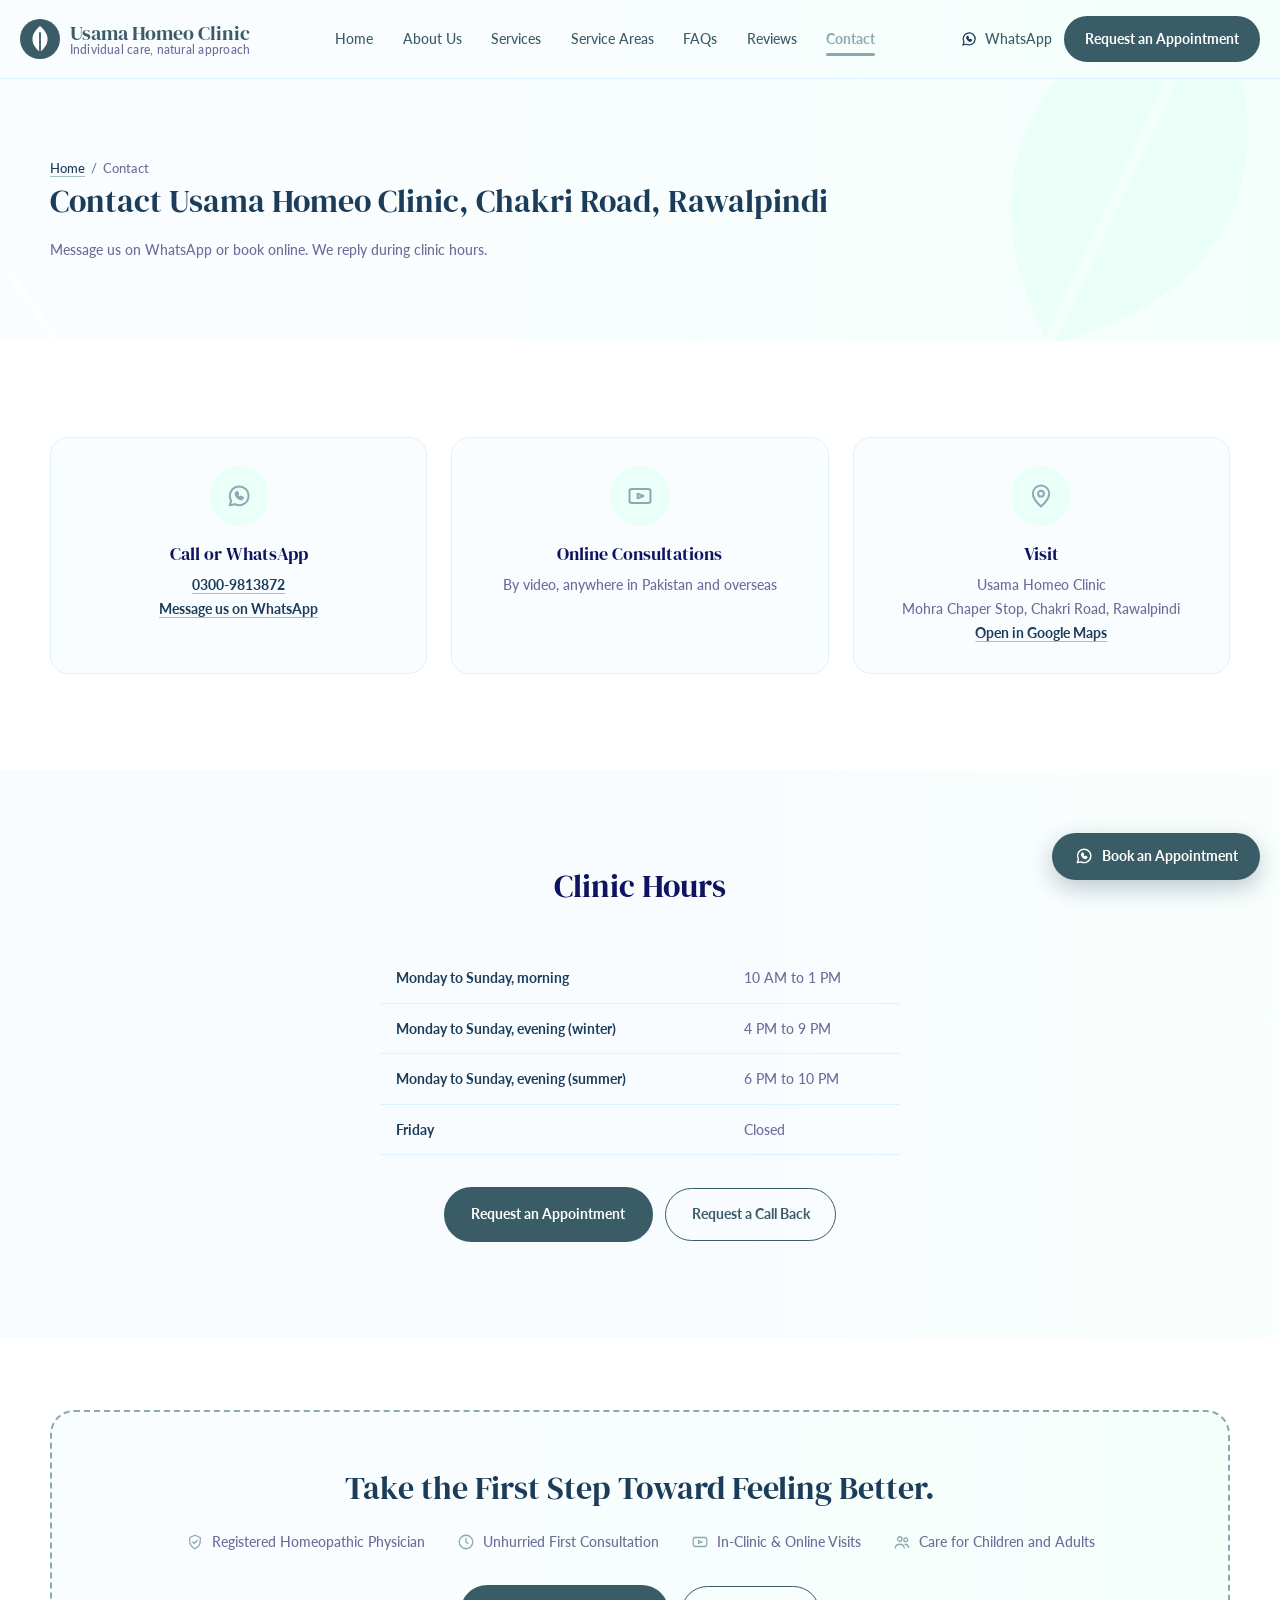
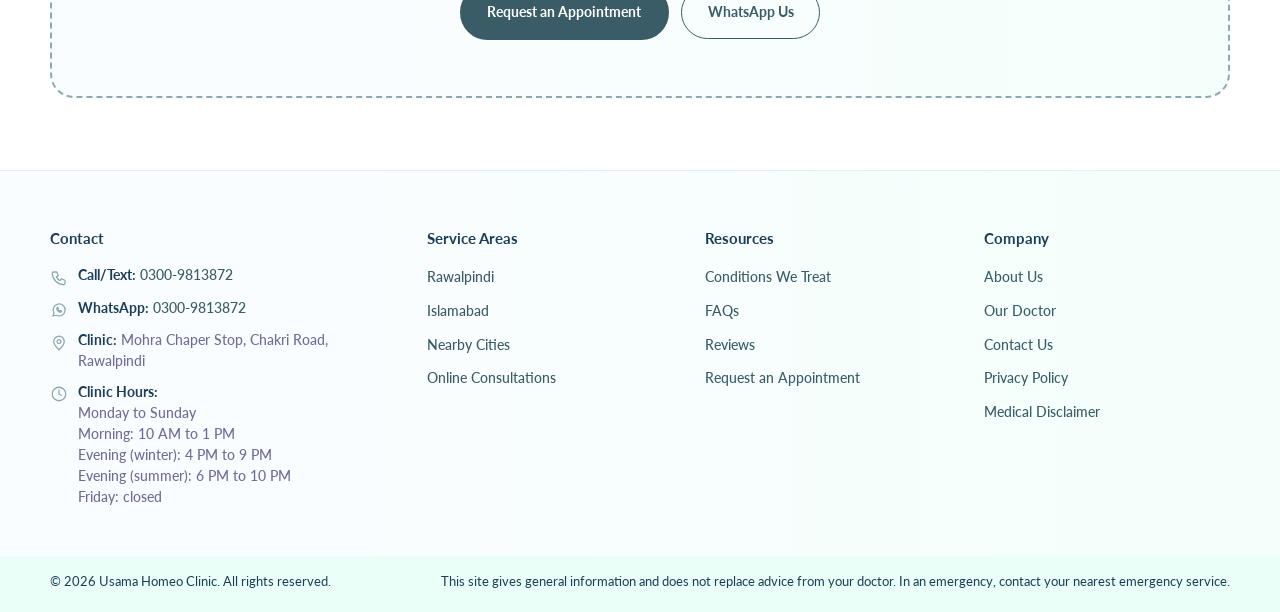
<file: contact.html>
<!DOCTYPE html>
<html lang="en">
<head>
<meta charset="utf-8">
<!-- Google tag -->
<script async src="https://www.googletagmanager.com/gtm.js?id=GTM-WRQ9DH67"></script>
<script>
  window.dataLayer = window.dataLayer || [];
  function gtag(){dataLayer.push(arguments);}
  gtag('js', new Date());
</script>
<meta name="viewport" content="width=device-width, initial-scale=1">
<title>Contact Usama Homeo Clinic | Chakri Road, Rawalpindi</title>
<meta name="description" content="Call or WhatsApp 0300-9813872 to book at Usama Homeo Clinic, Mohra Chaper Stop, Chakri Road, Rawalpindi. Clinic hours, map and online visits.">
<link rel="canonical" href="https://usama-homeoclinic.pages.dev/contact">
<meta property="og:url" content="https://usama-homeoclinic.pages.dev/contact">
<meta property="og:site_name" content="Usama Homeo Clinic">
<meta property="og:type" content="website">
<meta property="og:title" content="Contact Usama Homeo Clinic | Chakri Road, Rawalpindi">
<meta property="og:description" content="Call or WhatsApp 0300-9813872 to book at Usama Homeo Clinic, Mohra Chaper Stop, Chakri Road, Rawalpindi. Clinic hours, map and online visits.">
<meta property="og:image" content="https://usama-homeoclinic.pages.dev/assets/images/og-contact.jpg">
<meta property="og:image:width" content="1200">
<meta property="og:image:height" content="630">
<meta property="og:image:alt" content="Usama Homeo Clinic, Rawalpindi: homeopathic care">
<meta name="twitter:card" content="summary_large_image">
<meta name="twitter:image" content="https://usama-homeoclinic.pages.dev/assets/images/og-contact.jpg">
<link rel="icon" href="/favicon.ico" sizes="48x48">
<link rel="icon" href="/favicon.svg" type="image/svg+xml" sizes="any">
<link rel="preconnect" href="https://fonts.googleapis.com">
<link rel="preconnect" href="https://fonts.gstatic.com" crossorigin>
<link href="https://fonts.googleapis.com/css2?family=DM+Serif+Display&family=Lato:wght@400;700;900&display=swap" rel="stylesheet">
<link rel="stylesheet" href="assets/css/style.css">
<script type="application/ld+json">{"@context":"https://schema.org","@type":["MedicalBusiness","LocalBusiness"],"@id":"https://usama-homeoclinic.pages.dev/#clinic","name":"Usama Homeo Clinic","description":"Contact and location of Usama Homeo Clinic, a homeopathic clinic in Rawalpindi with in-clinic and online consultations across Pakistan.","url":"https://usama-homeoclinic.pages.dev/contact","telephone":"+923009813872","medicalSpecialty":"Homeopathy","image":"https://usama-homeoclinic.pages.dev/assets/images/remedies-bottles.jpg","address":{"@type":"PostalAddress","streetAddress":"Mohra Chaper Stop, Chakri Road","addressLocality":"Rawalpindi","addressRegion":"Punjab","addressCountry":"PK"},"areaServed":["Rawalpindi","Islamabad","Pakistan"],"openingHoursSpecification":[{"@type":"OpeningHoursSpecification","name":"Morning: 10 AM to 1 PM","dayOfWeek":["Saturday","Sunday","Monday","Tuesday","Wednesday","Thursday"],"opens":"10:00","closes":"13:00"},{"@type":"OpeningHoursSpecification","name":"Evening (winter): 4 PM to 9 PM","dayOfWeek":["Saturday","Sunday","Monday","Tuesday","Wednesday","Thursday"],"opens":"16:00","closes":"21:00"},{"@type":"OpeningHoursSpecification","name":"Evening (summer): 6 PM to 10 PM","dayOfWeek":["Saturday","Sunday","Monday","Tuesday","Wednesday","Thursday"],"opens":"18:00","closes":"22:00"}],"hasMap":"https://www.google.com/maps/search/?api=1&query=Mohra+Chaper+Stop+Chakri+Road+Rawalpindi","sameAs":["https://wa.me/923009813872","https://www.google.com/maps/search/?api=1&query=Mohra+Chaper+Stop+Chakri+Road+Rawalpindi"],"priceRange":"Rs. 1,000"}</script>
<script type="application/ld+json">{"@context":"https://schema.org","@type":"BreadcrumbList","itemListElement":[{"@type":"ListItem","position":1,"name":"Home","item":"https://usama-homeoclinic.pages.dev/"},{"@type":"ListItem","position":2,"name":"Contact","item":"https://usama-homeoclinic.pages.dev/contact"}]}</script>
</head>
<body>

<svg width="0" height="0" style="position:absolute" aria-hidden="true" focusable="false">
  <defs>
    <symbol id="leaf" viewBox="0 0 100 100">
      <path d="M50 96C18 72 12 34 50 4c38 30 32 68 0 92Z" fill="currentColor"/>
      <path d="M50 96V22" stroke="#fff" stroke-opacity="0.45" stroke-width="2.5" stroke-linecap="round" fill="none"/>
    </symbol>
  </defs>
</svg>


<header class="site-header">
  <div class="wrap header-row">
    <a class="brand" href="/" aria-label="Usama Homeo Clinic, home">
      <svg class="brand-mark" viewBox="0 0 40 40" aria-hidden="true"><circle cx="20" cy="20" r="20" fill="#3A5C66"/><path d="M20 33C11 26 9 16 20 7c11 9 9 19 0 26Z" fill="#fff"/><path d="M20 33V14" stroke="#3A5C66" stroke-width="1.8" stroke-linecap="round"/></svg>
      <span>Usama Homeo Clinic<small>Individual care, natural approach</small></span>
    </a>

    <nav class="nav" id="nav" aria-label="Main">
      <ul class="menu">
        <li><a href="/">Home</a></li>
        <li><a href="/about">About Us</a></li>
        <li><a href="/services">Services</a></li>
        <li><a href="/service-areas">Service Areas</a></li>
        <li><a href="/faqs">FAQs</a></li>
        <li><a href="/reviews">Reviews</a></li>
        <li><a href="/contact" aria-current="page">Contact</a></li>
      </ul>
    </nav>

    <div class="header-actions">
      <a class="header-phone" href="https://wa.me/923009813872?text=Hello%20Usama%20Homeo%20Clinic%2C%20I%20would%20like%20to%20book%20an%20appointment." rel="noopener"><svg viewBox="0 0 24 24" fill="none" stroke="currentColor" stroke-width="1.7" stroke-linecap="round" stroke-linejoin="round" aria-hidden="true"><path d="M4 20l1.3-4A8 8 0 1 1 8.5 19L4 20z"/><path d="M9 10c.5 2.5 2.5 4.5 5 5l1.5-1.5-2-1-1 .8c-.8-.4-1.6-1.2-2-2l.8-1-1-2z"/></svg>WhatsApp</a>
      <a class="btn btn--gold btn-long" href="/request-an-appointment">Request an Appointment</a>
      <a class="btn btn--gold btn-short" href="/request-an-appointment">Book</a>
      <button class="menu-toggle" id="menu-toggle" type="button" aria-expanded="false" aria-controls="nav">Menu</button>
    </div>
  </div>
</header>

<main id="top">

  <section class="page-hero">
    <svg class="banner-leaf l1" aria-hidden="true"><use href="#leaf"/></svg><svg class="banner-leaf l2" aria-hidden="true"><use href="#leaf"/></svg>
    <div class="wrap">
      <p class="crumbs"><a href="/">Home</a> &nbsp;/&nbsp; Contact</p>
      <h1>Contact Usama Homeo Clinic, Chakri Road, Rawalpindi</h1>
      <p>Message us on WhatsApp or book online. We reply during clinic hours.</p>
    </div>
  </section>

  <section class="section">
    <div class="wrap">
      <div class="contact-grid">
        <article class="contact-card"><div class="ico"><svg viewBox="0 0 24 24" fill="none" stroke="currentColor" stroke-width="1.7" stroke-linecap="round" stroke-linejoin="round" aria-hidden="true"><path d="M4 20l1.3-4A8 8 0 1 1 8.5 19L4 20z"/><path d="M9 10c.5 2.5 2.5 4.5 5 5l1.5-1.5-2-1-1 .8c-.8-.4-1.6-1.2-2-2l.8-1-1-2z"/></svg></div><h3>Call or WhatsApp</h3><p><a href="tel:+923009813872">0300-9813872</a><br><a href="https://wa.me/923009813872?text=Hello%20Usama%20Homeo%20Clinic%2C%20I%20would%20like%20to%20book%20an%20appointment." rel="noopener">Message us on WhatsApp</a></p></article>
        <article class="contact-card"><div class="ico"><svg viewBox="0 0 24 24" fill="none" stroke="currentColor" stroke-width="1.7" stroke-linecap="round" stroke-linejoin="round" aria-hidden="true"><rect x="3" y="6" width="18" height="12" rx="2"/><path d="M10 10l5 2-5 2z"/></svg></div><h3>Online Consultations</h3><p>By video, anywhere in Pakistan and overseas</p></article>
        <article class="contact-card"><div class="ico"><svg viewBox="0 0 24 24" fill="none" stroke="currentColor" stroke-width="1.7" stroke-linecap="round" stroke-linejoin="round" aria-hidden="true"><path d="M12 21s-7-6.5-7-11a7 7 0 0 1 14 0c0 4.5-7 11-7 11z"/><circle cx="12" cy="10" r="2.5"/></svg></div><h3>Visit</h3><p>Usama Homeo Clinic<br>Mohra Chaper Stop, Chakri Road, Rawalpindi<br><a href="https://www.google.com/maps/search/?api=1&query=Mohra+Chaper+Stop+Chakri+Road+Rawalpindi" rel="noopener">Open in Google Maps</a></p></article>
      </div>
    </div>
  </section>

  <section class="section section--soft">
    <div class="wrap">
      <div class="section-head"><h2>Clinic Hours</h2></div>
      <table class="hours">
        <tbody>
          <tr><th scope="row">Monday to Sunday, morning</th><td>10 AM to 1 PM</td></tr>
          <tr><th scope="row">Monday to Sunday, evening (winter)</th><td>4 PM to 9 PM</td></tr>
          <tr><th scope="row">Monday to Sunday, evening (summer)</th><td>6 PM to 10 PM</td></tr>
          <tr><th scope="row">Friday</th><td>Closed</td></tr>
        </tbody>
      </table>
      <div class="btn-row pair center mt"><a class="btn btn--gold" href="/request-an-appointment"><span class="lb-l">Request an Appointment</span><span class="lb-s">Book Appointment</span></a><a class="btn btn--outline" href="/request-an-appointment#callback"><span class="lb-l">Request a Call Back</span><span class="lb-s">Call Back</span></a></div>
    </div>
  </section>

  <section class="cta">
    <svg class="banner-leaf l1" aria-hidden="true"><use href="#leaf"/></svg>
    <div class="wrap">
      <h2>Take the First Step Toward Feeling Better.</h2>
      <div class="cta-features">
        <p><svg viewBox="0 0 24 24" fill="none" stroke="currentColor" stroke-width="1.7" stroke-linecap="round" stroke-linejoin="round" aria-hidden="true"><path d="M12 3l7 3v5c0 5-3 8-7 10-4-2-7-5-7-10V6l7-3z"/><path d="M9 12l2 2 4-4"/></svg>Registered Homeopathic Physician</p>
        <p><svg viewBox="0 0 24 24" fill="none" stroke="currentColor" stroke-width="1.7" stroke-linecap="round" stroke-linejoin="round" aria-hidden="true"><circle cx="12" cy="12" r="9"/><path d="M12 7v5l3 2"/></svg>Unhurried First Consultation</p>
        <p><svg viewBox="0 0 24 24" fill="none" stroke="currentColor" stroke-width="1.7" stroke-linecap="round" stroke-linejoin="round" aria-hidden="true"><rect x="3" y="6" width="18" height="12" rx="2"/><path d="M10 10l5 2-5 2z"/></svg>In-Clinic &amp; Online Visits</p>
        <p><svg viewBox="0 0 24 24" fill="none" stroke="currentColor" stroke-width="1.7" stroke-linecap="round" stroke-linejoin="round" aria-hidden="true"><circle cx="9" cy="8" r="3"/><circle cx="17" cy="9" r="2.5"/><path d="M3 20c.5-3.5 3-5 6-5s5.5 1.5 6 5"/><path d="M16 15c2.5 0 4 1.2 5 4"/></svg>Care for Children and Adults</p>
      </div>
      <div class="btn-row pair center">
        <a class="btn btn--gold" href="/request-an-appointment"><span class="lb-l">Request an Appointment</span><span class="lb-s">Book Appointment</span></a>
        <a class="btn btn--light" href="https://wa.me/923009813872?text=Hello%20Usama%20Homeo%20Clinic%2C%20I%20would%20like%20to%20book%20an%20appointment." rel="noopener"><span class="lb-l">WhatsApp Us</span><span class="lb-s">WhatsApp</span></a>
      </div>
    </div>
  </section>
</main>

<footer class="site-footer">
  <div class="wrap">
    <div class="footer-row">
      <div class="foot-contact">
        <span class="foot-head">Contact</span>
        <p><svg viewBox="0 0 24 24" fill="none" stroke="currentColor" stroke-width="1.7" stroke-linecap="round" stroke-linejoin="round" aria-hidden="true"><path d="M5 4h4l2 5-2.5 1.5a11 11 0 0 0 5 5L15 13l5 2v4a2 2 0 0 1-2 2A16 16 0 0 1 3 6a2 2 0 0 1 2-2z"/></svg><span><strong>Call/Text:</strong> <a href="tel:+923009813872">0300-9813872</a></span></p>
        <p><svg viewBox="0 0 24 24" fill="none" stroke="currentColor" stroke-width="1.7" stroke-linecap="round" stroke-linejoin="round" aria-hidden="true"><path d="M4 20l1.3-4A8 8 0 1 1 8.5 19L4 20z"/><path d="M9 10c.5 2.5 2.5 4.5 5 5l1.5-1.5-2-1-1 .8c-.8-.4-1.6-1.2-2-2l.8-1-1-2z"/></svg><span><strong>WhatsApp:</strong> <a href="https://wa.me/923009813872" rel="noopener">0300-9813872</a></span></p>
        <p><svg viewBox="0 0 24 24" fill="none" stroke="currentColor" stroke-width="1.7" stroke-linecap="round" stroke-linejoin="round" aria-hidden="true"><path d="M12 21s-7-6.5-7-11a7 7 0 0 1 14 0c0 4.5-7 11-7 11z"/><circle cx="12" cy="10" r="2.5"/></svg><span><strong>Clinic:</strong> Mohra Chaper Stop, Chakri Road, Rawalpindi</span></p>
        <p><svg viewBox="0 0 24 24" fill="none" stroke="currentColor" stroke-width="1.7" stroke-linecap="round" stroke-linejoin="round" aria-hidden="true"><circle cx="12" cy="12" r="9"/><path d="M12 7v5l3 2"/></svg><span><strong>Clinic Hours:</strong><br>Monday to Sunday<br>Morning: 10 AM to 1 PM<br>Evening (winter): 4 PM to 9 PM<br>Evening (summer): 6 PM to 10 PM<br>Friday: closed</span></p>
      </div>
      <div>
        <span class="foot-head">Service Areas</span>
        <ul class="foot-links">
          <li><a href="/service-areas#rawalpindi">Rawalpindi</a></li>
          <li><a href="/service-areas#islamabad">Islamabad</a></li>
          <li><a href="/service-areas#nearby">Nearby Cities</a></li>
          <li><a href="/service-areas#online">Online Consultations</a></li>
        </ul>
      </div>
      <div>
        <span class="foot-head">Resources</span>
        <ul class="foot-links">
          <li><a href="/services">Conditions We Treat</a></li>
          <li><a href="/faqs">FAQs</a></li>
          <li><a href="/reviews">Reviews</a></li>
          <li><a href="/request-an-appointment">Request an Appointment</a></li>
        </ul>
      </div>
      <div>
        <span class="foot-head">Company</span>
        <ul class="foot-links">
          <li><a href="/about">About Us</a></li>
          <li><a href="/about#doctors">Our Doctor</a></li>
          <li><a href="/contact">Contact Us</a></li>
          <li><a href="/privacy">Privacy Policy</a></li>
          <li><a href="/medical-disclaimer">Medical Disclaimer</a></li>
        </ul>
      </div>
    </div>
  </div>
</footer>
<div class="copyrightDiv">
  <div class="wrap copyright">
    <span>© 2026 Usama Homeo Clinic. All rights reserved.</span>
    <span>This site gives general information and does not replace advice from your doctor. In an emergency, contact your nearest emergency service.</span>
  </div>
</div>

<!-- Floating booking button and popup -->
<button class="fab-book" id="fab-book" type="button" aria-haspopup="dialog" aria-controls="bk-modal"><svg viewBox="0 0 24 24" fill="none" stroke="currentColor" stroke-width="1.7" stroke-linecap="round" stroke-linejoin="round" aria-hidden="true"><path d="M4 20l1.3-4A8 8 0 1 1 8.5 19L4 20z"/><path d="M9 10c.5 2.5 2.5 4.5 5 5l1.5-1.5-2-1-1 .8c-.8-.4-1.6-1.2-2-2l.8-1-1-2z"/></svg><span>Book an Appointment</span></button>
<div class="bk-modal" id="bk-modal" role="dialog" aria-modal="true" aria-labelledby="bk-title" hidden>
  <div class="bk-card">
    <div class="bk-head">
      <span class="bk-head-ico"><svg viewBox="0 0 24 24" fill="none" stroke="currentColor" stroke-width="1.7" stroke-linecap="round" stroke-linejoin="round" aria-hidden="true"><rect x="3" y="5" width="18" height="16" rx="2"/><path d="M3 10h18M8 3v4M16 3v4"/></svg></span>
      <h2 id="bk-title">Book an Appointment</h2>
      <button class="bk-close" id="bk-close" type="button" aria-label="Close">&times;</button>
    </div>

    <div class="bk-step bk-detail">
      <picture><source srcset="assets/images/doctor-wahid.avif" type="image/avif"><img class="bk-photo" src="assets/images/doctor-wahid.jpg" alt="Dr. Wahid-ur-Rehman" width="84" height="84" loading="lazy"></picture>
      <h3>Dr. Wahid-ur-Rehman, BHMS</h3>
      <p class="bk-desc">Book an <strong>online video consultation</strong> from anywhere in Pakistan or overseas, or a <strong>clinic appointment</strong> at our Rawalpindi clinic. The first visit takes about 20 to 25 minutes. Consultations in Urdu, English, Punjabi and Pashto.<br><strong>Clinic Hours:</strong><br>Monday to Sunday<br>Morning: 10 AM to 1 PM<br>Evening (winter): 4 PM to 9 PM<br>Evening (summer): 6 PM to 10 PM<br>Friday: Closed<br><strong>Consultation fee: Rs. 1,000.</strong></p>
      <button class="bk-wa" id="bk-wa" type="button"><svg viewBox="0 0 24 24" fill="none" stroke="currentColor" stroke-width="1.7" stroke-linecap="round" stroke-linejoin="round" aria-hidden="true"><path d="M4 20l1.3-4A8 8 0 1 1 8.5 19L4 20z"/><path d="M9 10c.5 2.5 2.5 4.5 5 5l1.5-1.5-2-1-1 .8c-.8-.4-1.6-1.2-2-2l.8-1-1-2z"/></svg><span>Book Now on WhatsApp</span></button>
    </div>
  </div>
</div>

<script src="assets/js/main.js"></script>
</body>
</html>
</file>
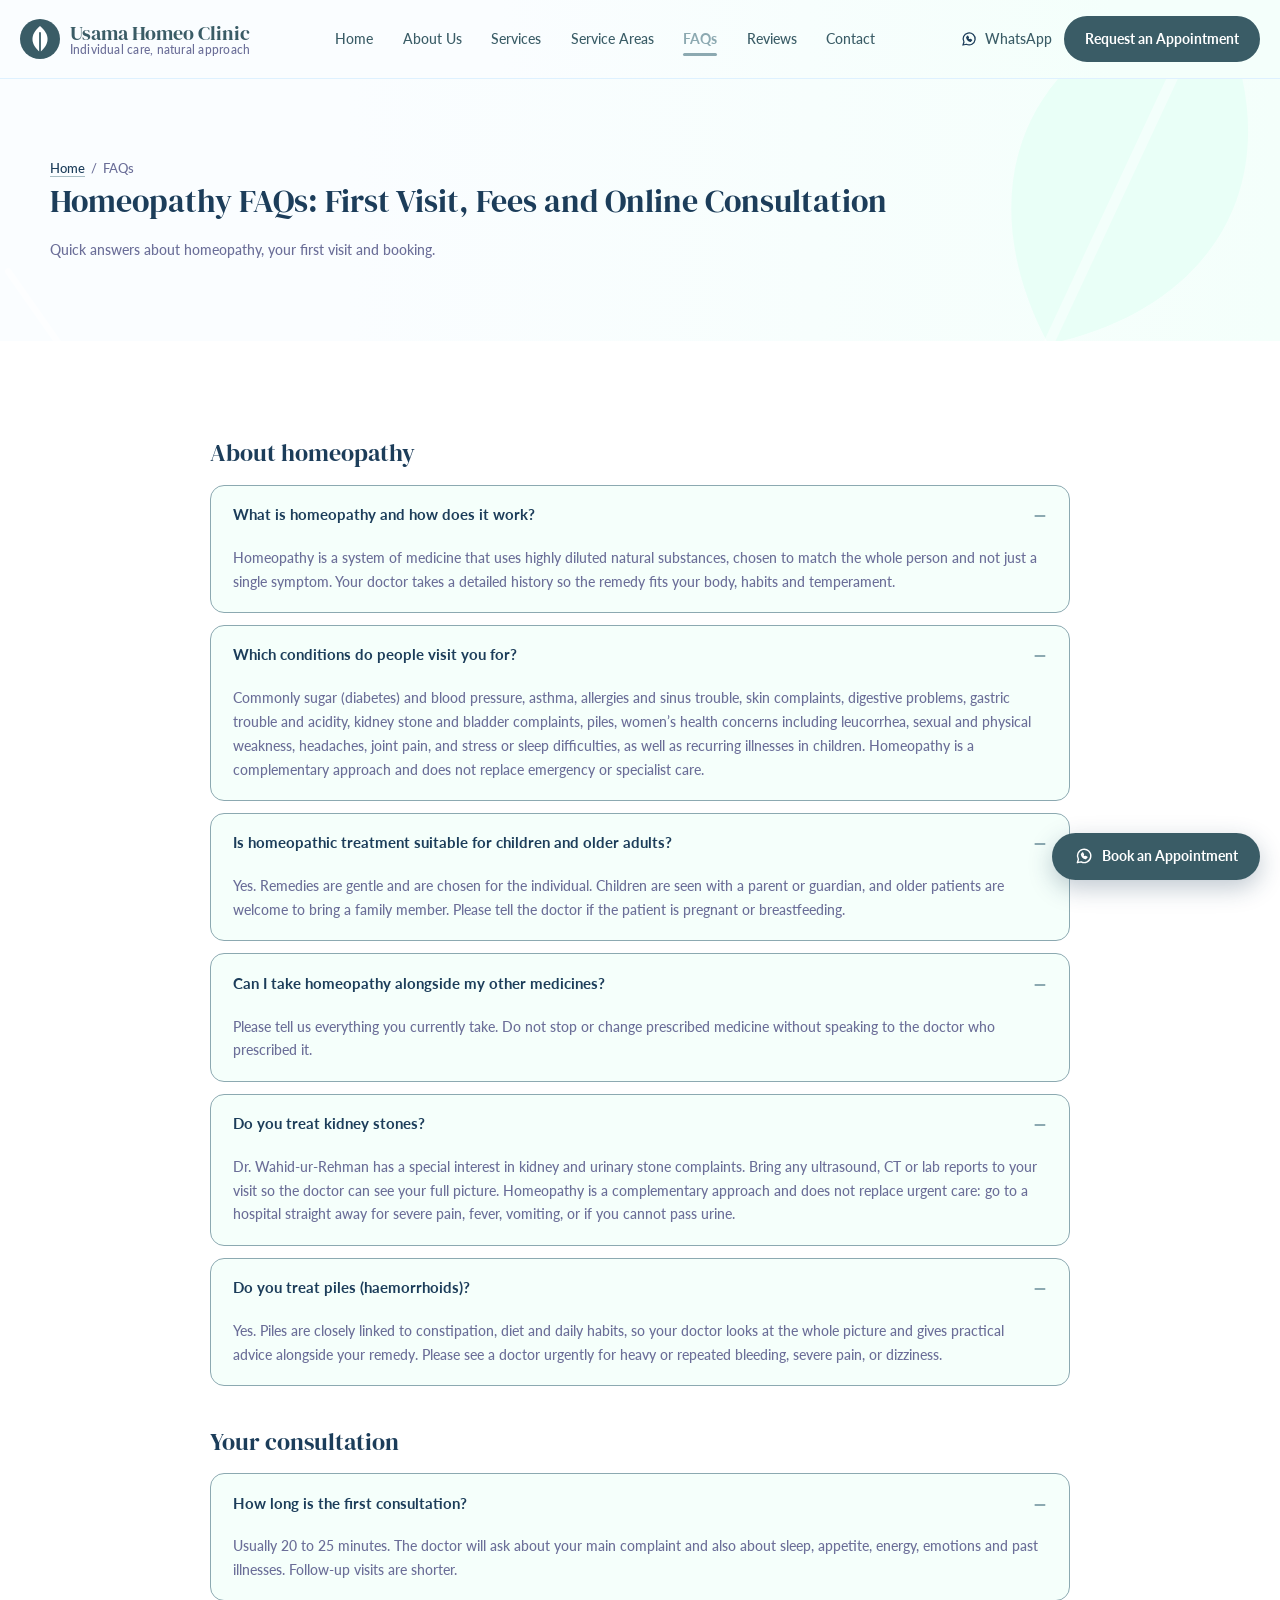
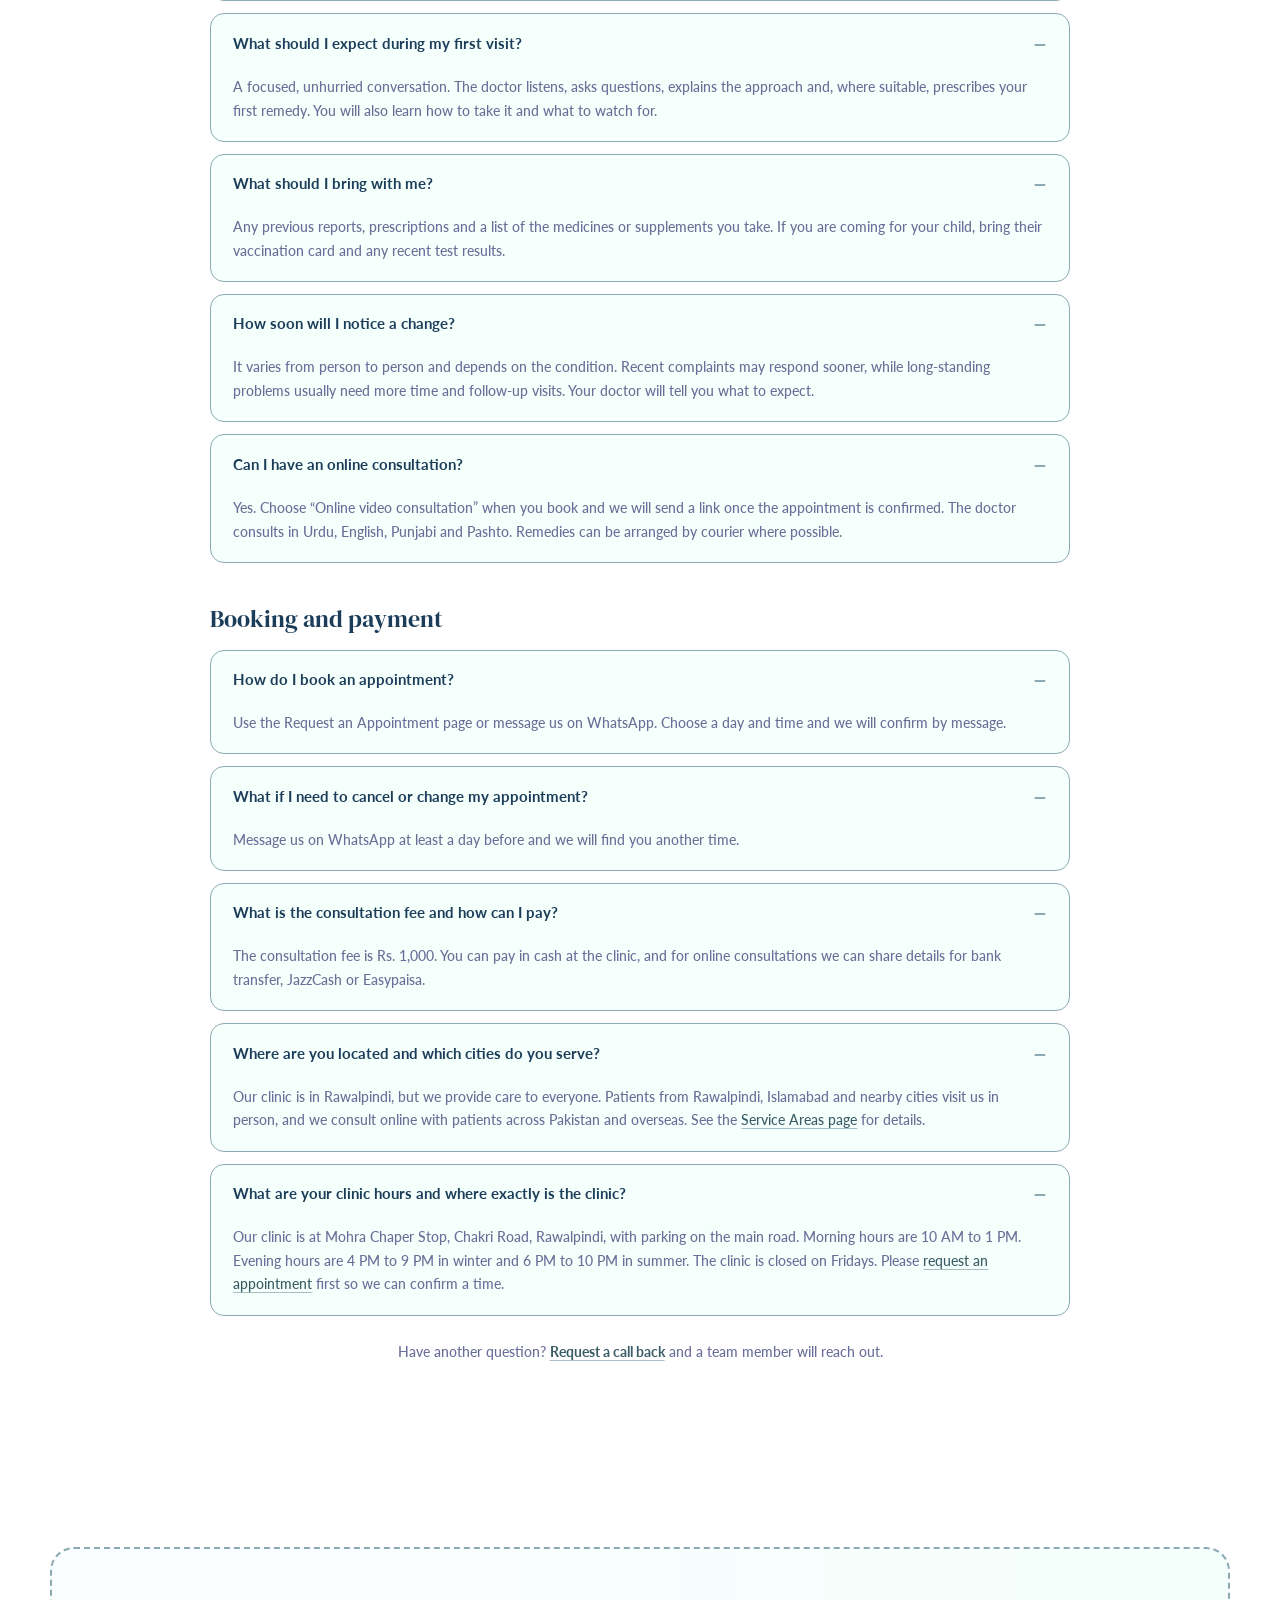
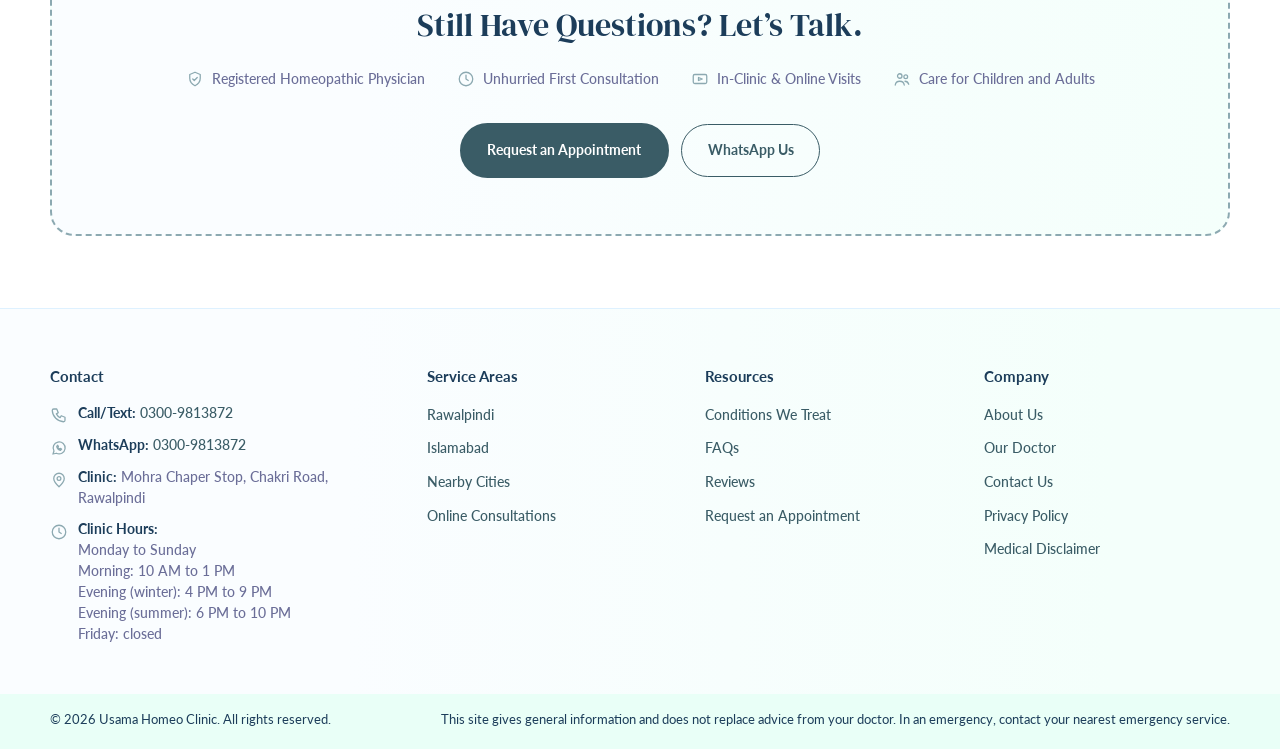
<file: faqs.html>
<!DOCTYPE html>
<html lang="en">
<head>
<meta charset="utf-8">
<!-- Google tag -->
<script async src="https://www.googletagmanager.com/gtm.js?id=GTM-WRQ9DH67"></script>
<script>
  window.dataLayer = window.dataLayer || [];
  function gtag(){dataLayer.push(arguments);}
  gtag('js', new Date());
</script>
<meta name="viewport" content="width=device-width, initial-scale=1">
<title>Homeopathy FAQs: First Visit, Fees and Online Consultation</title>
<meta name="description" content="Answers about homeopathic consultations in Rawalpindi: how long the first visit takes, fees, payment, online video visits and courier delivery of remedies.">
<link rel="canonical" href="https://usama-homeoclinic.pages.dev/faqs">
<meta property="og:url" content="https://usama-homeoclinic.pages.dev/faqs">
<meta property="og:site_name" content="Usama Homeo Clinic">
<meta property="og:type" content="website">
<meta property="og:title" content="Homeopathy FAQs: First Visit, Fees and Online Consultation">
<meta property="og:description" content="Answers about homeopathic consultations in Rawalpindi: how long the first visit takes, fees, payment, online video visits and courier delivery of remedies.">
<meta property="og:image" content="https://usama-homeoclinic.pages.dev/assets/images/og-faqs.jpg">
<meta property="og:image:width" content="1200">
<meta property="og:image:height" content="630">
<meta property="og:image:alt" content="Usama Homeo Clinic, Rawalpindi: homeopathic care">
<meta name="twitter:card" content="summary_large_image">
<meta name="twitter:image" content="https://usama-homeoclinic.pages.dev/assets/images/og-faqs.jpg">
<link rel="icon" href="/favicon.ico" sizes="48x48">
<link rel="icon" href="/favicon.svg" type="image/svg+xml" sizes="any">
<link rel="preconnect" href="https://fonts.googleapis.com">
<link rel="preconnect" href="https://fonts.gstatic.com" crossorigin>
<link href="https://fonts.googleapis.com/css2?family=DM+Serif+Display&family=Lato:wght@400;700;900&display=swap" rel="stylesheet">
<link rel="stylesheet" href="assets/css/style.css">
<script type="application/ld+json">{"@context":"https://schema.org","@type":"FAQPage","mainEntity":[{"@type":"Question","name":"What is homeopathy and how does it work?","acceptedAnswer":{"@type":"Answer","text":"Homeopathy is a system of medicine that uses highly diluted natural substances, chosen to match the whole person and not just a single symptom. Your doctor takes a detailed history so the remedy fits your body, habits and temperament."}},{"@type":"Question","name":"Which conditions do people visit you for?","acceptedAnswer":{"@type":"Answer","text":"Commonly sugar (diabetes) and blood pressure, asthma, allergies and sinus trouble, skin complaints, digestive problems, gastric trouble and acidity, kidney stone and bladder complaints, piles, women’s health concerns including leucorrhea, sexual and physical weakness, headaches, joint pain, and stress or sleep difficulties, as well as recurring illnesses in children. Homeopathy is a complementary approach and does not replace emergency or specialist care."}},{"@type":"Question","name":"Is homeopathic treatment suitable for children and older adults?","acceptedAnswer":{"@type":"Answer","text":"Yes. Remedies are gentle and are chosen for the individual. Children are seen with a parent or guardian, and older patients are welcome to bring a family member. Please tell the doctor if the patient is pregnant or breastfeeding."}},{"@type":"Question","name":"Can I take homeopathy alongside my other medicines?","acceptedAnswer":{"@type":"Answer","text":"Please tell us everything you currently take. Do not stop or change prescribed medicine without speaking to the doctor who prescribed it."}},{"@type":"Question","name":"Do you treat kidney stones?","acceptedAnswer":{"@type":"Answer","text":"Dr. Wahid-ur-Rehman has a special interest in kidney and urinary stone complaints. Bring any ultrasound, CT or lab reports to your visit so the doctor can see your full picture. Homeopathy is a complementary approach and does not replace urgent care: go to a hospital straight away for severe pain, fever, vomiting, or if you cannot pass urine."}},{"@type":"Question","name":"Do you treat piles (haemorrhoids)?","acceptedAnswer":{"@type":"Answer","text":"Yes. Piles are closely linked to constipation, diet and daily habits, so your doctor looks at the whole picture and gives practical advice alongside your remedy. Please see a doctor urgently for heavy or repeated bleeding, severe pain, or dizziness."}},{"@type":"Question","name":"How long is the first consultation?","acceptedAnswer":{"@type":"Answer","text":"Usually 20 to 25 minutes. The doctor will ask about your main complaint and also about sleep, appetite, energy, emotions and past illnesses. Follow-up visits are shorter."}},{"@type":"Question","name":"What should I expect during my first visit?","acceptedAnswer":{"@type":"Answer","text":"A focused, unhurried conversation. The doctor listens, asks questions, explains the approach and, where suitable, prescribes your first remedy. You will also learn how to take it and what to watch for."}},{"@type":"Question","name":"What should I bring with me?","acceptedAnswer":{"@type":"Answer","text":"Any previous reports, prescriptions and a list of the medicines or supplements you take. If you are coming for your child, bring their vaccination card and any recent test results."}},{"@type":"Question","name":"How soon will I notice a change?","acceptedAnswer":{"@type":"Answer","text":"It varies from person to person and depends on the condition. Recent complaints may respond sooner, while long-standing problems usually need more time and follow-up visits. Your doctor will tell you what to expect."}},{"@type":"Question","name":"Can I have an online consultation?","acceptedAnswer":{"@type":"Answer","text":"Yes. Choose “Online video consultation” when you book and we will send a link once the appointment is confirmed. The doctor consults in Urdu, English, Punjabi and Pashto. Remedies can be arranged by courier where possible."}},{"@type":"Question","name":"How do I book an appointment?","acceptedAnswer":{"@type":"Answer","text":"Use the Request an Appointment page or message us on WhatsApp. Choose a day and time and we will confirm by message."}},{"@type":"Question","name":"What if I need to cancel or change my appointment?","acceptedAnswer":{"@type":"Answer","text":"Message us on WhatsApp at least a day before and we will find you another time."}},{"@type":"Question","name":"What is the consultation fee and how can I pay?","acceptedAnswer":{"@type":"Answer","text":"The consultation fee is Rs. 1,000. You can pay in cash at the clinic, and for online consultations we can share details for bank transfer, JazzCash or Easypaisa."}},{"@type":"Question","name":"Where are you located and which cities do you serve?","acceptedAnswer":{"@type":"Answer","text":"Our clinic is in Rawalpindi, but we provide care to everyone. Patients from Rawalpindi, Islamabad and nearby cities visit us in person, and we consult online with patients across Pakistan and overseas. See the Service Areas page for details."}},{"@type":"Question","name":"What are your clinic hours and where exactly is the clinic?","acceptedAnswer":{"@type":"Answer","text":"Our clinic is at Mohra Chaper Stop, Chakri Road, Rawalpindi, with parking on the main road. Morning hours are 10 AM to 1 PM. Evening hours are 4 PM to 9 PM in winter and 6 PM to 10 PM in summer. The clinic is closed on Fridays. Please request an appointment first so we can confirm a time."}}]}</script>
<script type="application/ld+json">{"@context":"https://schema.org","@type":"BreadcrumbList","itemListElement":[{"@type":"ListItem","position":1,"name":"Home","item":"https://usama-homeoclinic.pages.dev/"},{"@type":"ListItem","position":2,"name":"FAQs","item":"https://usama-homeoclinic.pages.dev/faqs"}]}</script>
</head>
<body>

<svg width="0" height="0" style="position:absolute" aria-hidden="true" focusable="false">
  <defs>
    <symbol id="leaf" viewBox="0 0 100 100">
      <path d="M50 96C18 72 12 34 50 4c38 30 32 68 0 92Z" fill="currentColor"/>
      <path d="M50 96V22" stroke="#fff" stroke-opacity="0.45" stroke-width="2.5" stroke-linecap="round" fill="none"/>
    </symbol>
  </defs>
</svg>


<header class="site-header">
  <div class="wrap header-row">
    <a class="brand" href="/" aria-label="Usama Homeo Clinic, home">
      <svg class="brand-mark" viewBox="0 0 40 40" aria-hidden="true"><circle cx="20" cy="20" r="20" fill="#3A5C66"/><path d="M20 33C11 26 9 16 20 7c11 9 9 19 0 26Z" fill="#fff"/><path d="M20 33V14" stroke="#3A5C66" stroke-width="1.8" stroke-linecap="round"/></svg>
      <span>Usama Homeo Clinic<small>Individual care, natural approach</small></span>
    </a>

    <nav class="nav" id="nav" aria-label="Main">
      <ul class="menu">
        <li><a href="/">Home</a></li>
        <li><a href="/about">About Us</a></li>
        <li><a href="/services">Services</a></li>
        <li><a href="/service-areas">Service Areas</a></li>
        <li><a href="/faqs" aria-current="page">FAQs</a></li>
        <li><a href="/reviews">Reviews</a></li>
        <li><a href="/contact">Contact</a></li>
      </ul>
    </nav>

    <div class="header-actions">
      <a class="header-phone" href="https://wa.me/923009813872?text=Hello%20Usama%20Homeo%20Clinic%2C%20I%20would%20like%20to%20book%20an%20appointment." rel="noopener"><svg viewBox="0 0 24 24" fill="none" stroke="currentColor" stroke-width="1.7" stroke-linecap="round" stroke-linejoin="round" aria-hidden="true"><path d="M4 20l1.3-4A8 8 0 1 1 8.5 19L4 20z"/><path d="M9 10c.5 2.5 2.5 4.5 5 5l1.5-1.5-2-1-1 .8c-.8-.4-1.6-1.2-2-2l.8-1-1-2z"/></svg>WhatsApp</a>
      <a class="btn btn--gold btn-long" href="/request-an-appointment">Request an Appointment</a>
      <a class="btn btn--gold btn-short" href="/request-an-appointment">Book</a>
      <button class="menu-toggle" id="menu-toggle" type="button" aria-expanded="false" aria-controls="nav">Menu</button>
    </div>
  </div>
</header>

<main id="top">

  <section class="page-hero">
    <svg class="banner-leaf l1" aria-hidden="true"><use href="#leaf"/></svg><svg class="banner-leaf l2" aria-hidden="true"><use href="#leaf"/></svg>
    <div class="wrap">
      <p class="crumbs"><a href="/">Home</a> &nbsp;/&nbsp; FAQs</p>
      <h1>Homeopathy FAQs: First Visit, Fees and Online Consultation</h1>
      <p>Quick answers about homeopathy, your first visit and booking.</p>
    </div>
  </section>

  <section class="section">
    <div class="wrap">
      <div class="faq">
        <h2 class="faq-group">About homeopathy</h2>
        <details open>
          <summary>What is homeopathy and how does it work?</summary>
          <p>Homeopathy is a system of medicine that uses highly diluted natural substances, chosen to match the whole person and not just a single symptom. Your doctor takes a detailed history so the remedy fits your body, habits and temperament.</p>
        </details>
        <details open>
          <summary>Which conditions do people visit you for?</summary>
          <p>Commonly sugar (diabetes) and blood pressure, asthma, allergies and sinus trouble, skin complaints, digestive problems, gastric trouble and acidity, kidney stone and bladder complaints, piles, women’s health concerns including leucorrhea, sexual and physical weakness, headaches, joint pain, and stress or sleep difficulties, as well as recurring illnesses in children. Homeopathy is a complementary approach and does not replace emergency or specialist care.</p>
        </details>
        <details open>
          <summary>Is homeopathic treatment suitable for children and older adults?</summary>
          <p>Yes. Remedies are gentle and are chosen for the individual. Children are seen with a parent or guardian, and older patients are welcome to bring a family member. Please tell the doctor if the patient is pregnant or breastfeeding.</p>
        </details>
        <details open>
          <summary>Can I take homeopathy alongside my other medicines?</summary>
          <p>Please tell us everything you currently take. Do not stop or change prescribed medicine without speaking to the doctor who prescribed it.</p>
        </details>
        <details open>
          <summary>Do you treat kidney stones?</summary>
          <p>Dr. Wahid-ur-Rehman has a special interest in kidney and urinary stone complaints. Bring any ultrasound, CT or lab reports to your visit so the doctor can see your full picture. Homeopathy is a complementary approach and does not replace urgent care: go to a hospital straight away for severe pain, fever, vomiting, or if you cannot pass urine.</p>
        </details>
        <details open>
          <summary>Do you treat piles (haemorrhoids)?</summary>
          <p>Yes. Piles are closely linked to constipation, diet and daily habits, so your doctor looks at the whole picture and gives practical advice alongside your remedy. Please see a doctor urgently for heavy or repeated bleeding, severe pain, or dizziness.</p>
        </details>
        <h2 class="faq-group">Your consultation</h2>
        <details open>
          <summary>How long is the first consultation?</summary>
          <p>Usually 20 to 25 minutes. The doctor will ask about your main complaint and also about sleep, appetite, energy, emotions and past illnesses. Follow-up visits are shorter.</p>
        </details>
        <details open>
          <summary>What should I expect during my first visit?</summary>
          <p>A focused, unhurried conversation. The doctor listens, asks questions, explains the approach and, where suitable, prescribes your first remedy. You will also learn how to take it and what to watch for.</p>
        </details>
        <details open>
          <summary>What should I bring with me?</summary>
          <p>Any previous reports, prescriptions and a list of the medicines or supplements you take. If you are coming for your child, bring their vaccination card and any recent test results.</p>
        </details>
        <details open>
          <summary>How soon will I notice a change?</summary>
          <p>It varies from person to person and depends on the condition. Recent complaints may respond sooner, while long-standing problems usually need more time and follow-up visits. Your doctor will tell you what to expect.</p>
        </details>
        <details open>
          <summary>Can I have an online consultation?</summary>
          <p>Yes. Choose “Online video consultation” when you book and we will send a link once the appointment is confirmed. The doctor consults in Urdu, English, Punjabi and Pashto. Remedies can be arranged by courier where possible.</p>
        </details>
        <h2 class="faq-group">Booking and payment</h2>
        <details open>
          <summary>How do I book an appointment?</summary>
          <p>Use the Request an Appointment page or message us on WhatsApp. Choose a day and time and we will confirm by message.</p>
        </details>
        <details open>
          <summary>What if I need to cancel or change my appointment?</summary>
          <p>Message us on WhatsApp at least a day before and we will find you another time.</p>
        </details>
        <details open>
          <summary>What is the consultation fee and how can I pay?</summary>
          <p>The consultation fee is Rs. 1,000. You can pay in cash at the clinic, and for online consultations we can share details for bank transfer, JazzCash or Easypaisa.</p>
        </details>
        <details open>
          <summary>Where are you located and which cities do you serve?</summary>
          <p>Our clinic is in Rawalpindi, but we provide care to everyone. Patients from Rawalpindi, Islamabad and nearby cities visit us in person, and we consult online with patients across Pakistan and overseas. See the <a href="/service-areas">Service Areas page</a> for details.</p>
        </details>
        <details open>
          <summary>What are your clinic hours and where exactly is the clinic?</summary>
          <p>Our clinic is at Mohra Chaper Stop, Chakri Road, Rawalpindi, with parking on the main road. Morning hours are 10 AM to 1 PM. Evening hours are 4 PM to 9 PM in winter and 6 PM to 10 PM in summer. The clinic is closed on Fridays. Please <a href="/request-an-appointment">request an appointment</a> first so we can confirm a time.</p>
        </details>
        <p class="faq-foot">Have another question? <a href="/request-an-appointment#callback">Request a call back</a> and a team member will reach out.</p>
      </div>
    </div>
  </section>

  <section class="cta">
    <svg class="banner-leaf l1" aria-hidden="true"><use href="#leaf"/></svg>
    <div class="wrap">
      <h2>Still Have Questions? Let’s Talk.</h2>
      <div class="cta-features">
        <p><svg viewBox="0 0 24 24" fill="none" stroke="currentColor" stroke-width="1.7" stroke-linecap="round" stroke-linejoin="round" aria-hidden="true"><path d="M12 3l7 3v5c0 5-3 8-7 10-4-2-7-5-7-10V6l7-3z"/><path d="M9 12l2 2 4-4"/></svg>Registered Homeopathic Physician</p>
        <p><svg viewBox="0 0 24 24" fill="none" stroke="currentColor" stroke-width="1.7" stroke-linecap="round" stroke-linejoin="round" aria-hidden="true"><circle cx="12" cy="12" r="9"/><path d="M12 7v5l3 2"/></svg>Unhurried First Consultation</p>
        <p><svg viewBox="0 0 24 24" fill="none" stroke="currentColor" stroke-width="1.7" stroke-linecap="round" stroke-linejoin="round" aria-hidden="true"><rect x="3" y="6" width="18" height="12" rx="2"/><path d="M10 10l5 2-5 2z"/></svg>In-Clinic &amp; Online Visits</p>
        <p><svg viewBox="0 0 24 24" fill="none" stroke="currentColor" stroke-width="1.7" stroke-linecap="round" stroke-linejoin="round" aria-hidden="true"><circle cx="9" cy="8" r="3"/><circle cx="17" cy="9" r="2.5"/><path d="M3 20c.5-3.5 3-5 6-5s5.5 1.5 6 5"/><path d="M16 15c2.5 0 4 1.2 5 4"/></svg>Care for Children and Adults</p>
      </div>
      <div class="btn-row pair center">
        <a class="btn btn--gold" href="/request-an-appointment"><span class="lb-l">Request an Appointment</span><span class="lb-s">Book Appointment</span></a>
        <a class="btn btn--light" href="https://wa.me/923009813872?text=Hello%20Usama%20Homeo%20Clinic%2C%20I%20would%20like%20to%20book%20an%20appointment." rel="noopener"><span class="lb-l">WhatsApp Us</span><span class="lb-s">WhatsApp</span></a>
      </div>
    </div>
  </section>
</main>

<footer class="site-footer">
  <div class="wrap">
    <div class="footer-row">
      <div class="foot-contact">
        <span class="foot-head">Contact</span>
        <p><svg viewBox="0 0 24 24" fill="none" stroke="currentColor" stroke-width="1.7" stroke-linecap="round" stroke-linejoin="round" aria-hidden="true"><path d="M5 4h4l2 5-2.5 1.5a11 11 0 0 0 5 5L15 13l5 2v4a2 2 0 0 1-2 2A16 16 0 0 1 3 6a2 2 0 0 1 2-2z"/></svg><span><strong>Call/Text:</strong> <a href="tel:+923009813872">0300-9813872</a></span></p>
        <p><svg viewBox="0 0 24 24" fill="none" stroke="currentColor" stroke-width="1.7" stroke-linecap="round" stroke-linejoin="round" aria-hidden="true"><path d="M4 20l1.3-4A8 8 0 1 1 8.5 19L4 20z"/><path d="M9 10c.5 2.5 2.5 4.5 5 5l1.5-1.5-2-1-1 .8c-.8-.4-1.6-1.2-2-2l.8-1-1-2z"/></svg><span><strong>WhatsApp:</strong> <a href="https://wa.me/923009813872" rel="noopener">0300-9813872</a></span></p>
        <p><svg viewBox="0 0 24 24" fill="none" stroke="currentColor" stroke-width="1.7" stroke-linecap="round" stroke-linejoin="round" aria-hidden="true"><path d="M12 21s-7-6.5-7-11a7 7 0 0 1 14 0c0 4.5-7 11-7 11z"/><circle cx="12" cy="10" r="2.5"/></svg><span><strong>Clinic:</strong> Mohra Chaper Stop, Chakri Road, Rawalpindi</span></p>
        <p><svg viewBox="0 0 24 24" fill="none" stroke="currentColor" stroke-width="1.7" stroke-linecap="round" stroke-linejoin="round" aria-hidden="true"><circle cx="12" cy="12" r="9"/><path d="M12 7v5l3 2"/></svg><span><strong>Clinic Hours:</strong><br>Monday to Sunday<br>Morning: 10 AM to 1 PM<br>Evening (winter): 4 PM to 9 PM<br>Evening (summer): 6 PM to 10 PM<br>Friday: closed</span></p>
      </div>
      <div>
        <span class="foot-head">Service Areas</span>
        <ul class="foot-links">
          <li><a href="/service-areas#rawalpindi">Rawalpindi</a></li>
          <li><a href="/service-areas#islamabad">Islamabad</a></li>
          <li><a href="/service-areas#nearby">Nearby Cities</a></li>
          <li><a href="/service-areas#online">Online Consultations</a></li>
        </ul>
      </div>
      <div>
        <span class="foot-head">Resources</span>
        <ul class="foot-links">
          <li><a href="/services">Conditions We Treat</a></li>
          <li><a href="/faqs">FAQs</a></li>
          <li><a href="/reviews">Reviews</a></li>
          <li><a href="/request-an-appointment">Request an Appointment</a></li>
        </ul>
      </div>
      <div>
        <span class="foot-head">Company</span>
        <ul class="foot-links">
          <li><a href="/about">About Us</a></li>
          <li><a href="/about#doctors">Our Doctor</a></li>
          <li><a href="/contact">Contact Us</a></li>
          <li><a href="/privacy">Privacy Policy</a></li>
          <li><a href="/medical-disclaimer">Medical Disclaimer</a></li>
        </ul>
      </div>
    </div>
  </div>
</footer>
<div class="copyrightDiv">
  <div class="wrap copyright">
    <span>© 2026 Usama Homeo Clinic. All rights reserved.</span>
    <span>This site gives general information and does not replace advice from your doctor. In an emergency, contact your nearest emergency service.</span>
  </div>
</div>

<!-- Floating booking button and popup -->
<button class="fab-book" id="fab-book" type="button" aria-haspopup="dialog" aria-controls="bk-modal"><svg viewBox="0 0 24 24" fill="none" stroke="currentColor" stroke-width="1.7" stroke-linecap="round" stroke-linejoin="round" aria-hidden="true"><path d="M4 20l1.3-4A8 8 0 1 1 8.5 19L4 20z"/><path d="M9 10c.5 2.5 2.5 4.5 5 5l1.5-1.5-2-1-1 .8c-.8-.4-1.6-1.2-2-2l.8-1-1-2z"/></svg><span>Book an Appointment</span></button>
<div class="bk-modal" id="bk-modal" role="dialog" aria-modal="true" aria-labelledby="bk-title" hidden>
  <div class="bk-card">
    <div class="bk-head">
      <span class="bk-head-ico"><svg viewBox="0 0 24 24" fill="none" stroke="currentColor" stroke-width="1.7" stroke-linecap="round" stroke-linejoin="round" aria-hidden="true"><rect x="3" y="5" width="18" height="16" rx="2"/><path d="M3 10h18M8 3v4M16 3v4"/></svg></span>
      <h2 id="bk-title">Book an Appointment</h2>
      <button class="bk-close" id="bk-close" type="button" aria-label="Close">&times;</button>
    </div>

    <div class="bk-step bk-detail">
      <picture><source srcset="assets/images/doctor-wahid.avif" type="image/avif"><img class="bk-photo" src="assets/images/doctor-wahid.jpg" alt="Dr. Wahid-ur-Rehman" width="84" height="84" loading="lazy"></picture>
      <h3>Dr. Wahid-ur-Rehman, BHMS</h3>
      <p class="bk-desc">Book an <strong>online video consultation</strong> from anywhere in Pakistan or overseas, or a <strong>clinic appointment</strong> at our Rawalpindi clinic. The first visit takes about 20 to 25 minutes. Consultations in Urdu, English, Punjabi and Pashto.<br><strong>Clinic Hours:</strong><br>Monday to Sunday<br>Morning: 10 AM to 1 PM<br>Evening (winter): 4 PM to 9 PM<br>Evening (summer): 6 PM to 10 PM<br>Friday: Closed<br><strong>Consultation fee: Rs. 1,000.</strong></p>
      <button class="bk-wa" id="bk-wa" type="button"><svg viewBox="0 0 24 24" fill="none" stroke="currentColor" stroke-width="1.7" stroke-linecap="round" stroke-linejoin="round" aria-hidden="true"><path d="M4 20l1.3-4A8 8 0 1 1 8.5 19L4 20z"/><path d="M9 10c.5 2.5 2.5 4.5 5 5l1.5-1.5-2-1-1 .8c-.8-.4-1.6-1.2-2-2l.8-1-1-2z"/></svg><span>Book Now on WhatsApp</span></button>
    </div>
  </div>
</div>

<script src="assets/js/main.js"></script>
</body>
</html>
</file>
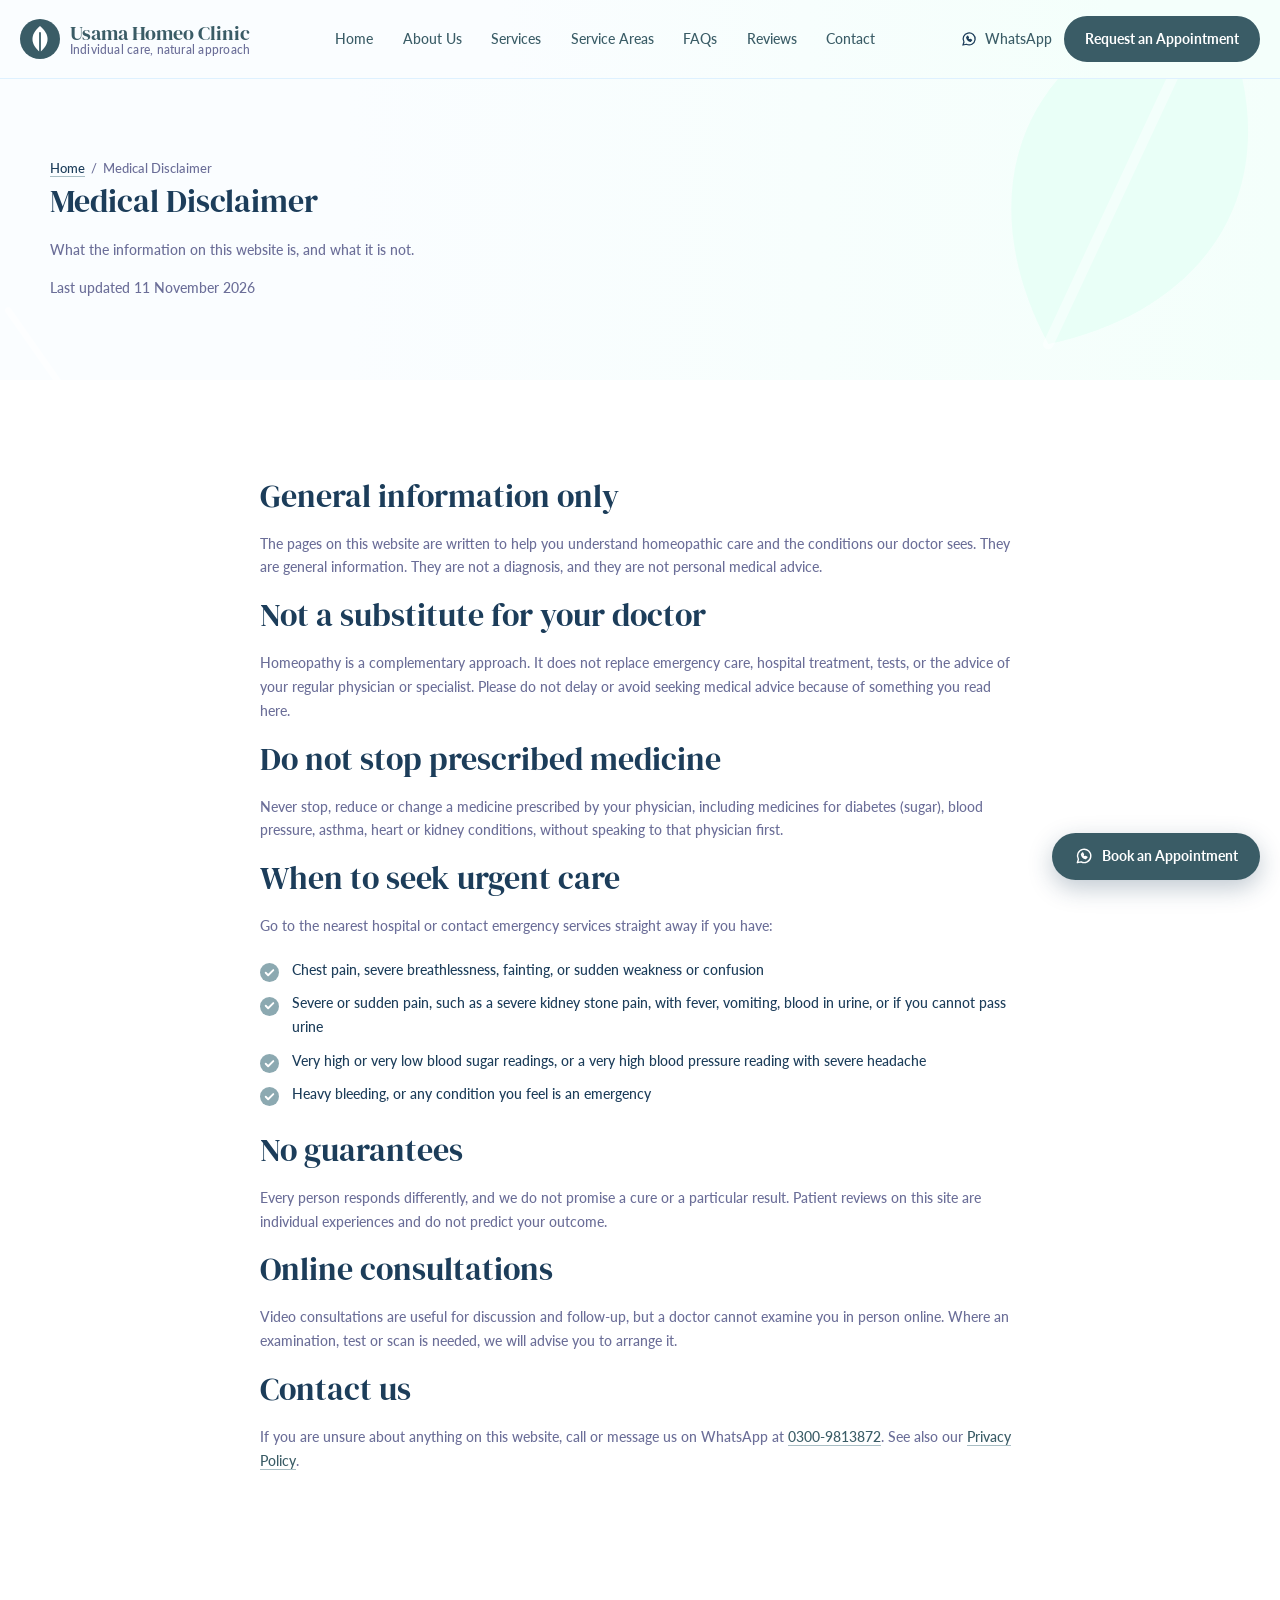
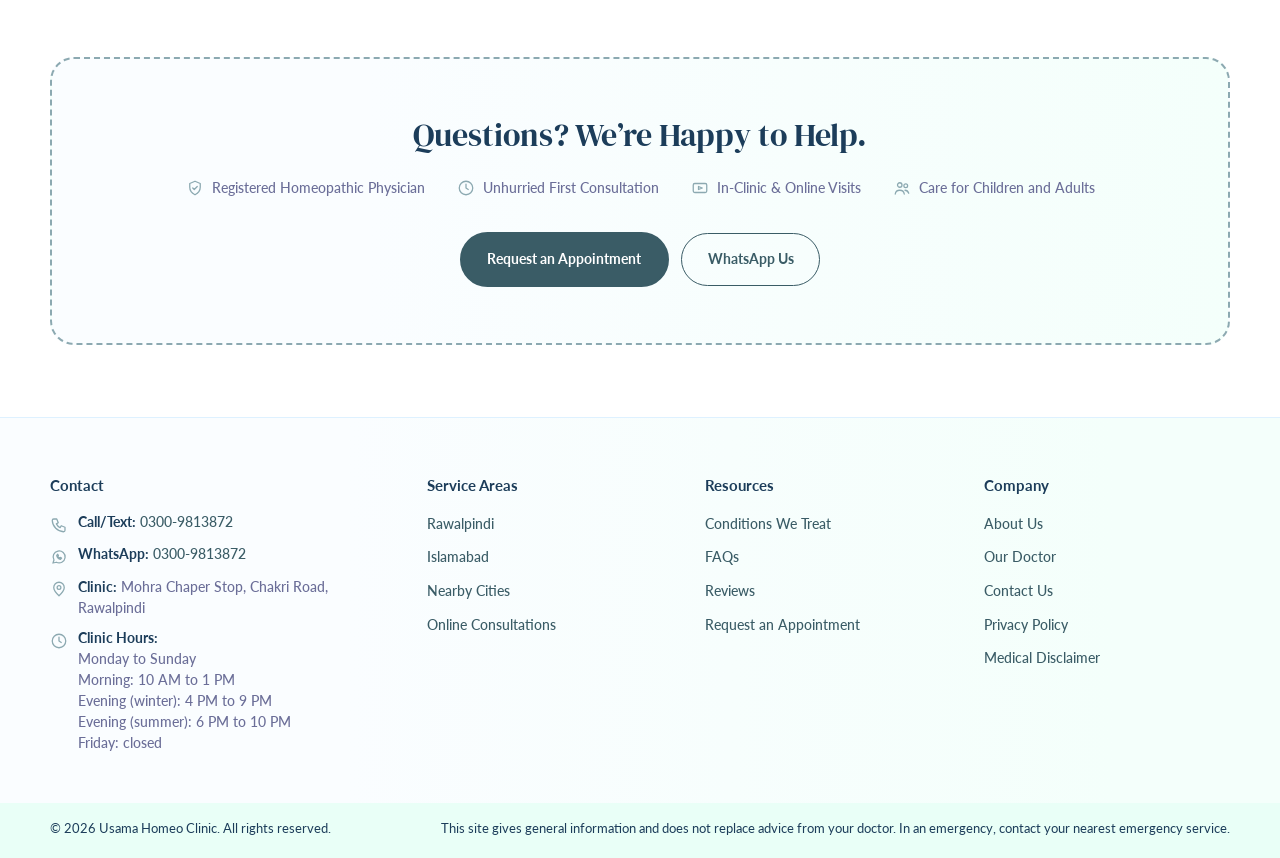
<file: medical-disclaimer.html>
<!DOCTYPE html>
<html lang="en">
<head>
<meta charset="utf-8">
<!-- Google tag -->
<script async src="https://www.googletagmanager.com/gtm.js?id=GTM-WRQ9DH67"></script>
<script>
  window.dataLayer = window.dataLayer || [];
  function gtag(){dataLayer.push(arguments);}
  gtag('js', new Date());
</script>
<meta name="viewport" content="width=device-width, initial-scale=1">
<title>Medical Disclaimer | Usama Homeo Clinic</title>
<meta name="description" content="What the information on the Usama Homeo Clinic website is and is not: general guidance only, not a substitute for your doctor or emergency care.">
<link rel="canonical" href="https://usama-homeoclinic.pages.dev/medical-disclaimer">
<meta property="og:url" content="https://usama-homeoclinic.pages.dev/medical-disclaimer">
<meta property="og:site_name" content="Usama Homeo Clinic">
<meta property="og:type" content="website">
<meta property="og:title" content="Medical Disclaimer | Usama Homeo Clinic">
<meta property="og:description" content="What the information on the Usama Homeo Clinic website is and is not: general guidance only, not a substitute for your doctor or emergency care.">
<meta property="og:image" content="https://usama-homeoclinic.pages.dev/assets/images/og-index.jpg">
<meta property="og:image:width" content="1200">
<meta property="og:image:height" content="630">
<meta property="og:image:alt" content="Usama Homeo Clinic, Rawalpindi: homeopathic care">
<meta name="twitter:card" content="summary_large_image">
<meta name="twitter:image" content="https://usama-homeoclinic.pages.dev/assets/images/og-index.jpg">
<link rel="icon" href="/favicon.ico" sizes="48x48">
<link rel="icon" href="/favicon.svg" type="image/svg+xml" sizes="any">
<link rel="preconnect" href="https://fonts.googleapis.com">
<link rel="preconnect" href="https://fonts.gstatic.com" crossorigin>
<link href="https://fonts.googleapis.com/css2?family=DM+Serif+Display&family=Lato:wght@400;700;900&display=swap" rel="stylesheet">
<link rel="stylesheet" href="assets/css/style.css">
<script type="application/ld+json">{"@context":"https://schema.org","@type":"BreadcrumbList","itemListElement":[{"@type":"ListItem","position":1,"name":"Home","item":"https://usama-homeoclinic.pages.dev/"},{"@type":"ListItem","position":2,"name":"Medical Disclaimer","item":"https://usama-homeoclinic.pages.dev/medical-disclaimer"}]}</script>
</head>
<body>

<svg width="0" height="0" style="position:absolute" aria-hidden="true" focusable="false">
  <defs>
    <symbol id="leaf" viewBox="0 0 100 100">
      <path d="M50 96C18 72 12 34 50 4c38 30 32 68 0 92Z" fill="currentColor"/>
      <path d="M50 96V22" stroke="#fff" stroke-opacity="0.45" stroke-width="2.5" stroke-linecap="round" fill="none"/>
    </symbol>
  </defs>
</svg>


<header class="site-header">
  <div class="wrap header-row">
    <a class="brand" href="/" aria-label="Usama Homeo Clinic, home">
      <svg class="brand-mark" viewBox="0 0 40 40" aria-hidden="true"><circle cx="20" cy="20" r="20" fill="#3A5C66"/><path d="M20 33C11 26 9 16 20 7c11 9 9 19 0 26Z" fill="#fff"/><path d="M20 33V14" stroke="#3A5C66" stroke-width="1.8" stroke-linecap="round"/></svg>
      <span>Usama Homeo Clinic<small>Individual care, natural approach</small></span>
    </a>

    <nav class="nav" id="nav" aria-label="Main">
      <ul class="menu">
        <li><a href="/">Home</a></li>
        <li><a href="/about">About Us</a></li>
        <li><a href="/services">Services</a></li>
        <li><a href="/service-areas">Service Areas</a></li>
        <li><a href="/faqs">FAQs</a></li>
        <li><a href="/reviews">Reviews</a></li>
        <li><a href="/contact">Contact</a></li>
      </ul>
    </nav>

    <div class="header-actions">
      <a class="header-phone" href="https://wa.me/923009813872?text=Hello%20Usama%20Homeo%20Clinic%2C%20I%20would%20like%20to%20book%20an%20appointment." rel="noopener"><svg viewBox="0 0 24 24" fill="none" stroke="currentColor" stroke-width="1.7" stroke-linecap="round" stroke-linejoin="round" aria-hidden="true"><path d="M4 20l1.3-4A8 8 0 1 1 8.5 19L4 20z"/><path d="M9 10c.5 2.5 2.5 4.5 5 5l1.5-1.5-2-1-1 .8c-.8-.4-1.6-1.2-2-2l.8-1-1-2z"/></svg>WhatsApp</a>
      <a class="btn btn--gold btn-long" href="/request-an-appointment">Request an Appointment</a>
      <a class="btn btn--gold btn-short" href="/request-an-appointment">Book</a>
      <button class="menu-toggle" id="menu-toggle" type="button" aria-expanded="false" aria-controls="nav">Menu</button>
    </div>
  </div>
</header>

<main id="top">

  <section class="page-hero">
    <svg class="banner-leaf l1" aria-hidden="true"><use href="#leaf"/></svg><svg class="banner-leaf l2" aria-hidden="true"><use href="#leaf"/></svg>
    <div class="wrap">
      <p class="crumbs"><a href="/">Home</a> &nbsp;/&nbsp; Medical Disclaimer</p>
      <h1>Medical Disclaimer</h1>
      <p>What the information on this website is, and what it is not.</p>
      <p class="byline">Last updated <time datetime="2026-11-11">11 November 2026</time></p>
    </div>
  </section>

  <section class="section">
    <div class="wrap" style="max-width:760px">
      <h2>General information only</h2>
      <p style="margin-top:1rem">The pages on this website are written to help you understand homeopathic care and the conditions our doctor sees. They are general information. They are not a diagnosis, and they are not personal medical advice.</p>

      <h2>Not a substitute for your doctor</h2>
      <p style="margin-top:1rem">Homeopathy is a complementary approach. It does not replace emergency care, hospital treatment, tests, or the advice of your regular physician or specialist. Please do not delay or avoid seeking medical advice because of something you read here.</p>

      <h2>Do not stop prescribed medicine</h2>
      <p style="margin-top:1rem">Never stop, reduce or change a medicine prescribed by your physician, including medicines for diabetes (sugar), blood pressure, asthma, heart or kidney conditions, without speaking to that physician first.</p>

      <h2>When to seek urgent care</h2>
      <p style="margin-top:1rem">Go to the nearest hospital or contact emergency services straight away if you have:</p>
      <ul class="ticks">
        <li>Chest pain, severe breathlessness, fainting, or sudden weakness or confusion</li>
        <li>Severe or sudden pain, such as a severe kidney stone pain, with fever, vomiting, blood in urine, or if you cannot pass urine</li>
        <li>Very high or very low blood sugar readings, or a very high blood pressure reading with severe headache</li>
        <li>Heavy bleeding, or any condition you feel is an emergency</li>
      </ul>

      <h2>No guarantees</h2>
      <p style="margin-top:1rem">Every person responds differently, and we do not promise a cure or a particular result. Patient reviews on this site are individual experiences and do not predict your outcome.</p>

      <h2>Online consultations</h2>
      <p style="margin-top:1rem">Video consultations are useful for discussion and follow-up, but a doctor cannot examine you in person online. Where an examination, test or scan is needed, we will advise you to arrange it.</p>

      <h2>Contact us</h2>
      <p style="margin-top:1rem">If you are unsure about anything on this website, call or message us on WhatsApp at <a href="tel:+923009813872">0300-9813872</a>. See also our <a href="/privacy">Privacy Policy</a>.</p>
    </div>
  </section>

  <section class="cta">
    <svg class="banner-leaf l1" aria-hidden="true"><use href="#leaf"/></svg>
    <div class="wrap">
      <h2>Questions? We’re Happy to Help.</h2>
      <div class="cta-features">
        <p><svg viewBox="0 0 24 24" fill="none" stroke="currentColor" stroke-width="1.7" stroke-linecap="round" stroke-linejoin="round" aria-hidden="true"><path d="M12 3l7 3v5c0 5-3 8-7 10-4-2-7-5-7-10V6l7-3z"/><path d="M9 12l2 2 4-4"/></svg>Registered Homeopathic Physician</p>
        <p><svg viewBox="0 0 24 24" fill="none" stroke="currentColor" stroke-width="1.7" stroke-linecap="round" stroke-linejoin="round" aria-hidden="true"><circle cx="12" cy="12" r="9"/><path d="M12 7v5l3 2"/></svg>Unhurried First Consultation</p>
        <p><svg viewBox="0 0 24 24" fill="none" stroke="currentColor" stroke-width="1.7" stroke-linecap="round" stroke-linejoin="round" aria-hidden="true"><rect x="3" y="6" width="18" height="12" rx="2"/><path d="M10 10l5 2-5 2z"/></svg>In-Clinic &amp; Online Visits</p>
        <p><svg viewBox="0 0 24 24" fill="none" stroke="currentColor" stroke-width="1.7" stroke-linecap="round" stroke-linejoin="round" aria-hidden="true"><circle cx="9" cy="8" r="3"/><circle cx="17" cy="9" r="2.5"/><path d="M3 20c.5-3.5 3-5 6-5s5.5 1.5 6 5"/><path d="M16 15c2.5 0 4 1.2 5 4"/></svg>Care for Children and Adults</p>
      </div>
      <div class="btn-row pair center">
        <a class="btn btn--gold" href="/request-an-appointment"><span class="lb-l">Request an Appointment</span><span class="lb-s">Book Appointment</span></a>
        <a class="btn btn--light" href="https://wa.me/923009813872?text=Hello%20Usama%20Homeo%20Clinic%2C%20I%20would%20like%20to%20book%20an%20appointment." rel="noopener"><span class="lb-l">WhatsApp Us</span><span class="lb-s">WhatsApp</span></a>
      </div>
    </div>
  </section>
</main>

<footer class="site-footer">
  <div class="wrap">
    <div class="footer-row">
      <div class="foot-contact">
        <span class="foot-head">Contact</span>
        <p><svg viewBox="0 0 24 24" fill="none" stroke="currentColor" stroke-width="1.7" stroke-linecap="round" stroke-linejoin="round" aria-hidden="true"><path d="M5 4h4l2 5-2.5 1.5a11 11 0 0 0 5 5L15 13l5 2v4a2 2 0 0 1-2 2A16 16 0 0 1 3 6a2 2 0 0 1 2-2z"/></svg><span><strong>Call/Text:</strong> <a href="tel:+923009813872">0300-9813872</a></span></p>
        <p><svg viewBox="0 0 24 24" fill="none" stroke="currentColor" stroke-width="1.7" stroke-linecap="round" stroke-linejoin="round" aria-hidden="true"><path d="M4 20l1.3-4A8 8 0 1 1 8.5 19L4 20z"/><path d="M9 10c.5 2.5 2.5 4.5 5 5l1.5-1.5-2-1-1 .8c-.8-.4-1.6-1.2-2-2l.8-1-1-2z"/></svg><span><strong>WhatsApp:</strong> <a href="https://wa.me/923009813872" rel="noopener">0300-9813872</a></span></p>
        <p><svg viewBox="0 0 24 24" fill="none" stroke="currentColor" stroke-width="1.7" stroke-linecap="round" stroke-linejoin="round" aria-hidden="true"><path d="M12 21s-7-6.5-7-11a7 7 0 0 1 14 0c0 4.5-7 11-7 11z"/><circle cx="12" cy="10" r="2.5"/></svg><span><strong>Clinic:</strong> Mohra Chaper Stop, Chakri Road, Rawalpindi</span></p>
        <p><svg viewBox="0 0 24 24" fill="none" stroke="currentColor" stroke-width="1.7" stroke-linecap="round" stroke-linejoin="round" aria-hidden="true"><circle cx="12" cy="12" r="9"/><path d="M12 7v5l3 2"/></svg><span><strong>Clinic Hours:</strong><br>Monday to Sunday<br>Morning: 10 AM to 1 PM<br>Evening (winter): 4 PM to 9 PM<br>Evening (summer): 6 PM to 10 PM<br>Friday: closed</span></p>
      </div>
      <div>
        <span class="foot-head">Service Areas</span>
        <ul class="foot-links">
          <li><a href="/service-areas#rawalpindi">Rawalpindi</a></li>
          <li><a href="/service-areas#islamabad">Islamabad</a></li>
          <li><a href="/service-areas#nearby">Nearby Cities</a></li>
          <li><a href="/service-areas#online">Online Consultations</a></li>
        </ul>
      </div>
      <div>
        <span class="foot-head">Resources</span>
        <ul class="foot-links">
          <li><a href="/services">Conditions We Treat</a></li>
          <li><a href="/faqs">FAQs</a></li>
          <li><a href="/reviews">Reviews</a></li>
          <li><a href="/request-an-appointment">Request an Appointment</a></li>
        </ul>
      </div>
      <div>
        <span class="foot-head">Company</span>
        <ul class="foot-links">
          <li><a href="/about">About Us</a></li>
          <li><a href="/about#doctors">Our Doctor</a></li>
          <li><a href="/contact">Contact Us</a></li>
          <li><a href="/privacy">Privacy Policy</a></li>
          <li><a href="/medical-disclaimer">Medical Disclaimer</a></li>
        </ul>
      </div>
    </div>
  </div>
</footer>
<div class="copyrightDiv">
  <div class="wrap copyright">
    <span>© 2026 Usama Homeo Clinic. All rights reserved.</span>
    <span>This site gives general information and does not replace advice from your doctor. In an emergency, contact your nearest emergency service.</span>
  </div>
</div>

<!-- Floating booking button and popup -->
<button class="fab-book" id="fab-book" type="button" aria-haspopup="dialog" aria-controls="bk-modal"><svg viewBox="0 0 24 24" fill="none" stroke="currentColor" stroke-width="1.7" stroke-linecap="round" stroke-linejoin="round" aria-hidden="true"><path d="M4 20l1.3-4A8 8 0 1 1 8.5 19L4 20z"/><path d="M9 10c.5 2.5 2.5 4.5 5 5l1.5-1.5-2-1-1 .8c-.8-.4-1.6-1.2-2-2l.8-1-1-2z"/></svg><span>Book an Appointment</span></button>
<div class="bk-modal" id="bk-modal" role="dialog" aria-modal="true" aria-labelledby="bk-title" hidden>
  <div class="bk-card">
    <div class="bk-head">
      <span class="bk-head-ico"><svg viewBox="0 0 24 24" fill="none" stroke="currentColor" stroke-width="1.7" stroke-linecap="round" stroke-linejoin="round" aria-hidden="true"><rect x="3" y="5" width="18" height="16" rx="2"/><path d="M3 10h18M8 3v4M16 3v4"/></svg></span>
      <h2 id="bk-title">Book an Appointment</h2>
      <button class="bk-close" id="bk-close" type="button" aria-label="Close">&times;</button>
    </div>

    <div class="bk-step bk-detail">
      <picture><source srcset="assets/images/doctor-wahid.avif" type="image/avif"><img class="bk-photo" src="assets/images/doctor-wahid.jpg" alt="Dr. Wahid-ur-Rehman" width="84" height="84" loading="lazy"></picture>
      <h3>Dr. Wahid-ur-Rehman, BHMS</h3>
      <p class="bk-desc">Book an <strong>online video consultation</strong> from anywhere in Pakistan or overseas, or a <strong>clinic appointment</strong> at our Rawalpindi clinic. The first visit takes about 20 to 25 minutes. Consultations in Urdu, English, Punjabi and Pashto.<br><strong>Clinic Hours:</strong><br>Monday to Sunday<br>Morning: 10 AM to 1 PM<br>Evening (winter): 4 PM to 9 PM<br>Evening (summer): 6 PM to 10 PM<br>Friday: Closed<br><strong>Consultation fee: Rs. 1,000.</strong></p>
      <button class="bk-wa" id="bk-wa" type="button"><svg viewBox="0 0 24 24" fill="none" stroke="currentColor" stroke-width="1.7" stroke-linecap="round" stroke-linejoin="round" aria-hidden="true"><path d="M4 20l1.3-4A8 8 0 1 1 8.5 19L4 20z"/><path d="M9 10c.5 2.5 2.5 4.5 5 5l1.5-1.5-2-1-1 .8c-.8-.4-1.6-1.2-2-2l.8-1-1-2z"/></svg><span>Book Now on WhatsApp</span></button>
    </div>
  </div>
</div>

<script src="assets/js/main.js"></script>
</body>
</html>
</file>
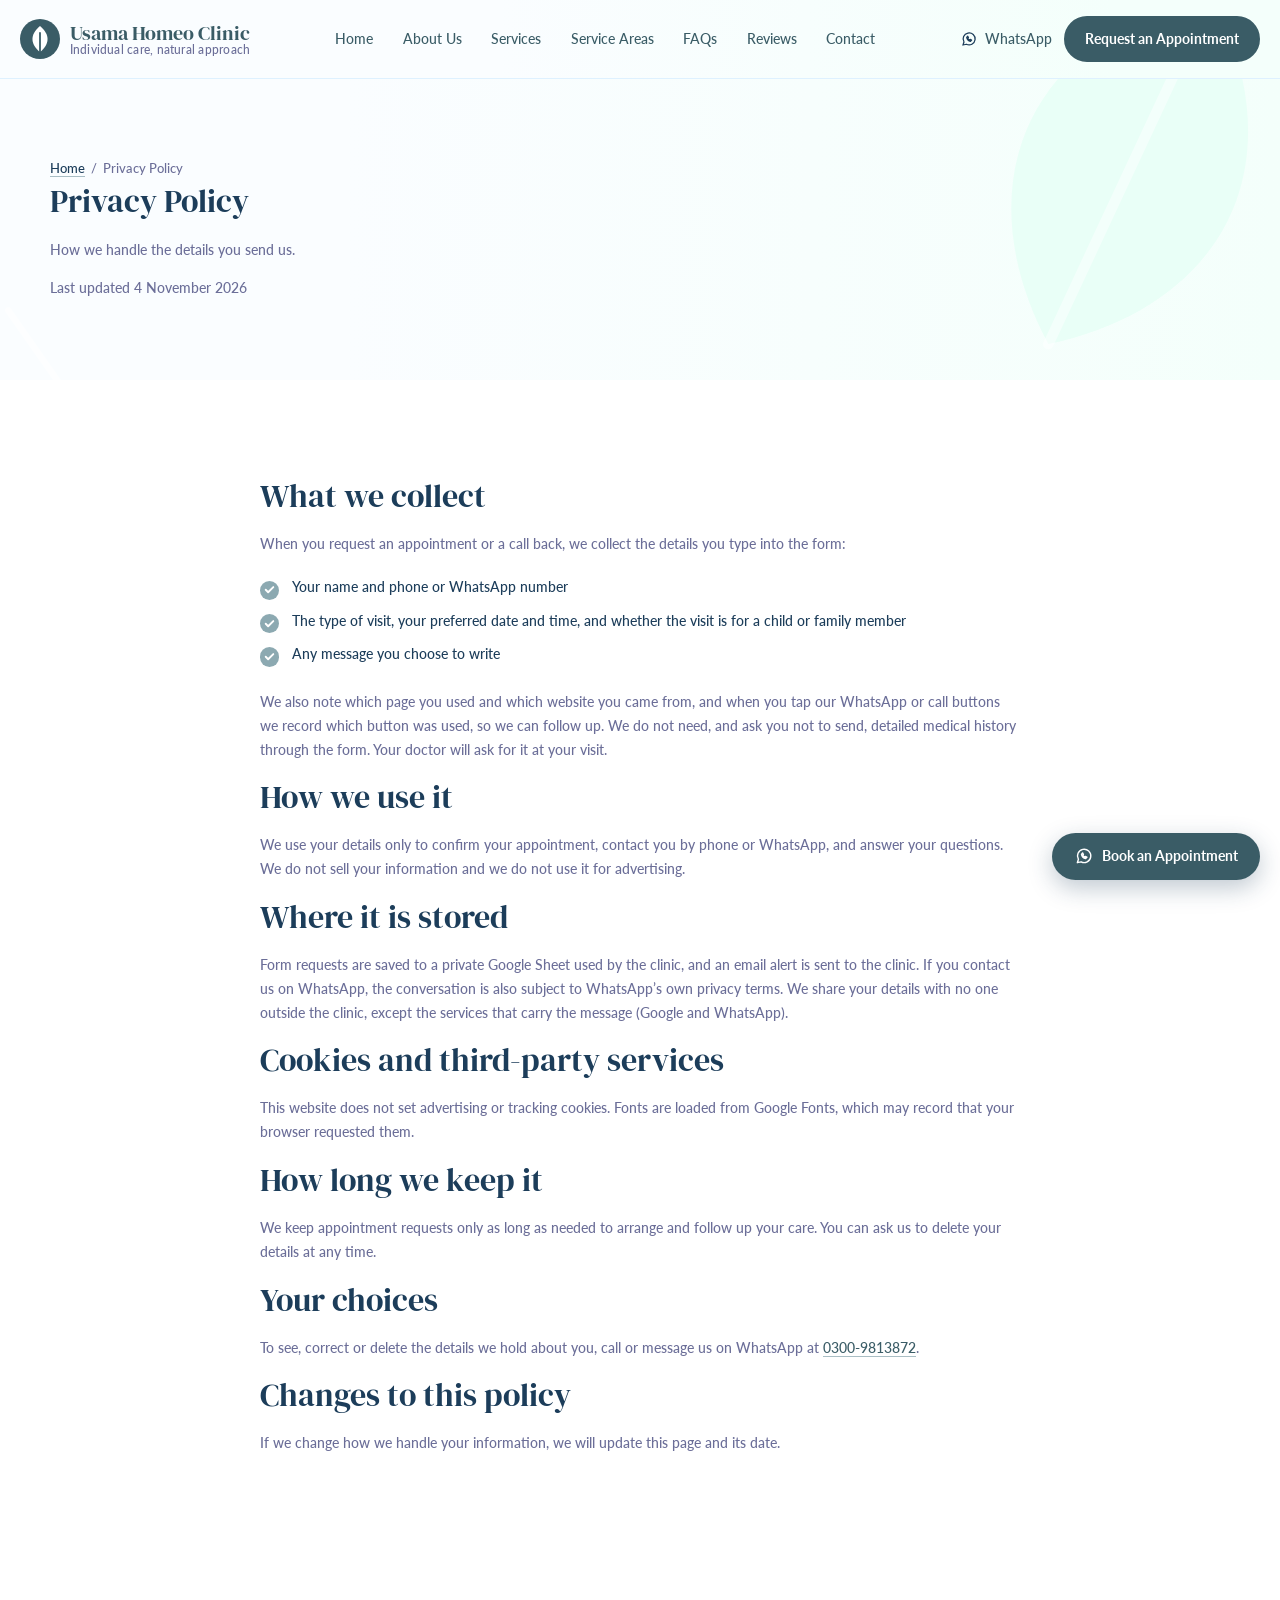
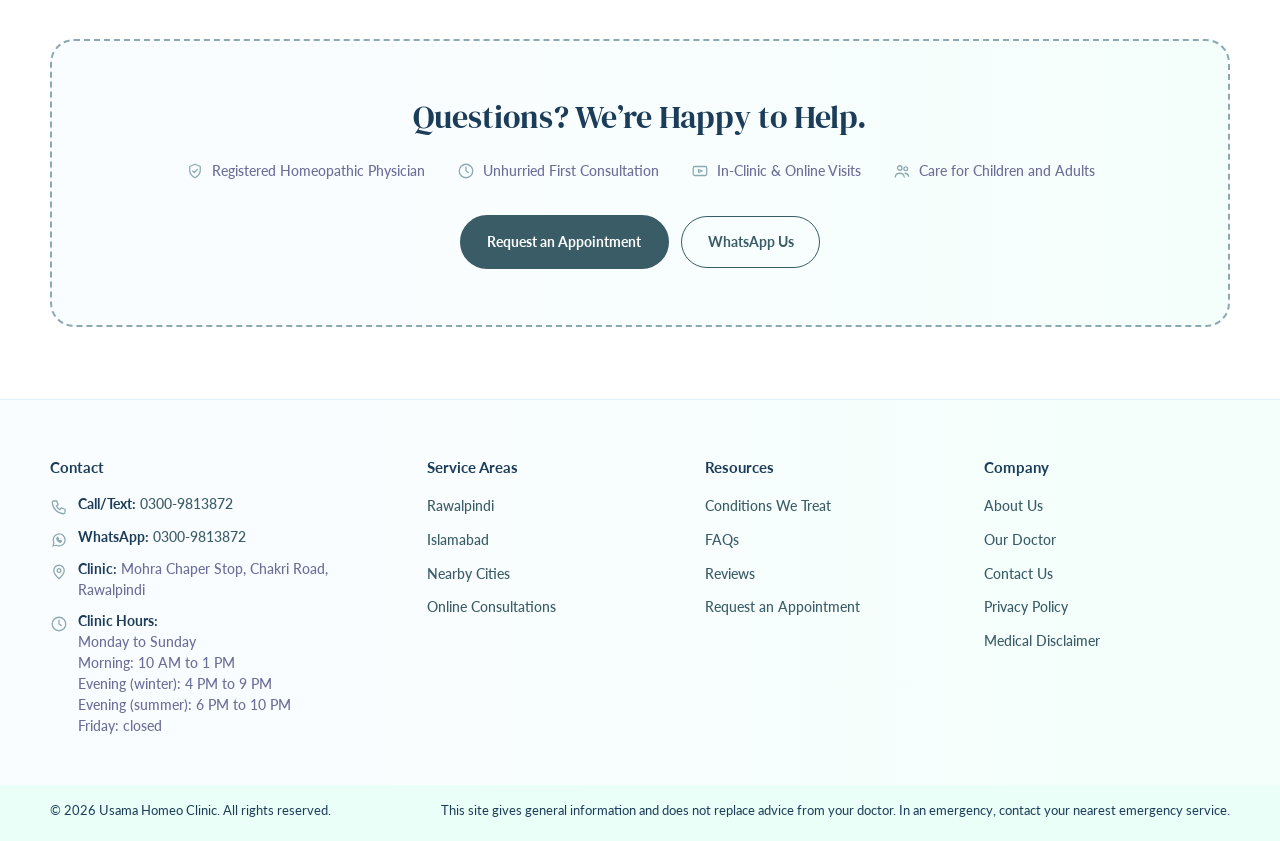
<file: privacy.html>
<!DOCTYPE html>
<html lang="en">
<head>
<meta charset="utf-8">
<!-- Google tag -->
<script async src="https://www.googletagmanager.com/gtm.js?id=GTM-WRQ9DH67"></script>
<script>
  window.dataLayer = window.dataLayer || [];
  function gtag(){dataLayer.push(arguments);}
  gtag('js', new Date());
</script>
<meta name="viewport" content="width=device-width, initial-scale=1">
<title>Privacy Policy | Usama Homeo Clinic</title>
<meta name="description" content="How Usama Homeo Clinic, Rawalpindi, collects and uses the details you send through our appointment and call-back forms.">
<link rel="canonical" href="https://usama-homeoclinic.pages.dev/privacy">
<meta property="og:url" content="https://usama-homeoclinic.pages.dev/privacy">
<meta property="og:site_name" content="Usama Homeo Clinic">
<meta property="og:type" content="website">
<meta property="og:title" content="Privacy Policy | Usama Homeo Clinic">
<meta property="og:description" content="How Usama Homeo Clinic, Rawalpindi, collects and uses the details you send through our appointment and call-back forms.">
<meta property="og:image" content="https://usama-homeoclinic.pages.dev/assets/images/og-index.jpg">
<meta property="og:image:width" content="1200">
<meta property="og:image:height" content="630">
<meta property="og:image:alt" content="Usama Homeo Clinic, Rawalpindi: homeopathic care">
<meta name="twitter:card" content="summary_large_image">
<meta name="twitter:image" content="https://usama-homeoclinic.pages.dev/assets/images/og-index.jpg">
<link rel="icon" href="/favicon.ico" sizes="48x48">
<link rel="icon" href="/favicon.svg" type="image/svg+xml" sizes="any">
<link rel="preconnect" href="https://fonts.googleapis.com">
<link rel="preconnect" href="https://fonts.gstatic.com" crossorigin>
<link href="https://fonts.googleapis.com/css2?family=DM+Serif+Display&family=Lato:wght@400;700;900&display=swap" rel="stylesheet">
<link rel="stylesheet" href="assets/css/style.css">
<script type="application/ld+json">{"@context":"https://schema.org","@type":"BreadcrumbList","itemListElement":[{"@type":"ListItem","position":1,"name":"Home","item":"https://usama-homeoclinic.pages.dev/"},{"@type":"ListItem","position":2,"name":"Privacy Policy","item":"https://usama-homeoclinic.pages.dev/privacy"}]}</script>
</head>
<body>

<svg width="0" height="0" style="position:absolute" aria-hidden="true" focusable="false">
  <defs>
    <symbol id="leaf" viewBox="0 0 100 100">
      <path d="M50 96C18 72 12 34 50 4c38 30 32 68 0 92Z" fill="currentColor"/>
      <path d="M50 96V22" stroke="#fff" stroke-opacity="0.45" stroke-width="2.5" stroke-linecap="round" fill="none"/>
    </symbol>
  </defs>
</svg>


<header class="site-header">
  <div class="wrap header-row">
    <a class="brand" href="/" aria-label="Usama Homeo Clinic, home">
      <svg class="brand-mark" viewBox="0 0 40 40" aria-hidden="true"><circle cx="20" cy="20" r="20" fill="#3A5C66"/><path d="M20 33C11 26 9 16 20 7c11 9 9 19 0 26Z" fill="#fff"/><path d="M20 33V14" stroke="#3A5C66" stroke-width="1.8" stroke-linecap="round"/></svg>
      <span>Usama Homeo Clinic<small>Individual care, natural approach</small></span>
    </a>

    <nav class="nav" id="nav" aria-label="Main">
      <ul class="menu">
        <li><a href="/">Home</a></li>
        <li><a href="/about">About Us</a></li>
        <li><a href="/services">Services</a></li>
        <li><a href="/service-areas">Service Areas</a></li>
        <li><a href="/faqs">FAQs</a></li>
        <li><a href="/reviews">Reviews</a></li>
        <li><a href="/contact">Contact</a></li>
      </ul>
    </nav>

    <div class="header-actions">
      <a class="header-phone" href="https://wa.me/923009813872?text=Hello%20Usama%20Homeo%20Clinic%2C%20I%20would%20like%20to%20book%20an%20appointment." rel="noopener"><svg viewBox="0 0 24 24" fill="none" stroke="currentColor" stroke-width="1.7" stroke-linecap="round" stroke-linejoin="round" aria-hidden="true"><path d="M4 20l1.3-4A8 8 0 1 1 8.5 19L4 20z"/><path d="M9 10c.5 2.5 2.5 4.5 5 5l1.5-1.5-2-1-1 .8c-.8-.4-1.6-1.2-2-2l.8-1-1-2z"/></svg>WhatsApp</a>
      <a class="btn btn--gold btn-long" href="/request-an-appointment">Request an Appointment</a>
      <a class="btn btn--gold btn-short" href="/request-an-appointment">Book</a>
      <button class="menu-toggle" id="menu-toggle" type="button" aria-expanded="false" aria-controls="nav">Menu</button>
    </div>
  </div>
</header>

<main id="top">

  <section class="page-hero">
    <svg class="banner-leaf l1" aria-hidden="true"><use href="#leaf"/></svg><svg class="banner-leaf l2" aria-hidden="true"><use href="#leaf"/></svg>
    <div class="wrap">
      <p class="crumbs"><a href="/">Home</a> &nbsp;/&nbsp; Privacy Policy</p>
      <h1>Privacy Policy</h1>
      <p>How we handle the details you send us.</p>
      <p class="byline">Last updated <time datetime="2026-11-04">4 November 2026</time></p>
    </div>
  </section>

  <section class="section">
    <div class="wrap" style="max-width:760px">
      <h2>What we collect</h2>
      <p style="margin-top:1rem">When you request an appointment or a call back, we collect the details you type into the form:</p>
      <ul class="ticks">
        <li>Your name and phone or WhatsApp number</li>
        <li>The type of visit, your preferred date and time, and whether the visit is for a child or family member</li>
        <li>Any message you choose to write</li>
      </ul>
      <p>We also note which page you used and which website you came from, and when you tap our WhatsApp or call buttons we record which button was used, so we can follow up. We do not need, and ask you not to send, detailed medical history through the form. Your doctor will ask for it at your visit.</p>

      <h2>How we use it</h2>
      <p style="margin-top:1rem">We use your details only to confirm your appointment, contact you by phone or WhatsApp, and answer your questions. We do not sell your information and we do not use it for advertising.</p>

      <h2>Where it is stored</h2>
      <p style="margin-top:1rem">Form requests are saved to a private Google Sheet used by the clinic, and an email alert is sent to the clinic. If you contact us on WhatsApp, the conversation is also subject to WhatsApp’s own privacy terms. We share your details with no one outside the clinic, except the services that carry the message (Google and WhatsApp).</p>

      <h2>Cookies and third-party services</h2>
      <p style="margin-top:1rem">This website does not set advertising or tracking cookies. Fonts are loaded from Google Fonts, which may record that your browser requested them.</p>

      <h2>How long we keep it</h2>
      <p style="margin-top:1rem">We keep appointment requests only as long as needed to arrange and follow up your care. You can ask us to delete your details at any time.</p>

      <h2>Your choices</h2>
      <p style="margin-top:1rem">To see, correct or delete the details we hold about you, call or message us on WhatsApp at <a href="tel:+923009813872">0300-9813872</a>.</p>

      <h2>Changes to this policy</h2>
      <p style="margin-top:1rem">If we change how we handle your information, we will update this page and its date.</p>
    </div>
  </section>

  <section class="cta">
    <svg class="banner-leaf l1" aria-hidden="true"><use href="#leaf"/></svg>
    <div class="wrap">
      <h2>Questions? We’re Happy to Help.</h2>
      <div class="cta-features">
        <p><svg viewBox="0 0 24 24" fill="none" stroke="currentColor" stroke-width="1.7" stroke-linecap="round" stroke-linejoin="round" aria-hidden="true"><path d="M12 3l7 3v5c0 5-3 8-7 10-4-2-7-5-7-10V6l7-3z"/><path d="M9 12l2 2 4-4"/></svg>Registered Homeopathic Physician</p>
        <p><svg viewBox="0 0 24 24" fill="none" stroke="currentColor" stroke-width="1.7" stroke-linecap="round" stroke-linejoin="round" aria-hidden="true"><circle cx="12" cy="12" r="9"/><path d="M12 7v5l3 2"/></svg>Unhurried First Consultation</p>
        <p><svg viewBox="0 0 24 24" fill="none" stroke="currentColor" stroke-width="1.7" stroke-linecap="round" stroke-linejoin="round" aria-hidden="true"><rect x="3" y="6" width="18" height="12" rx="2"/><path d="M10 10l5 2-5 2z"/></svg>In-Clinic &amp; Online Visits</p>
        <p><svg viewBox="0 0 24 24" fill="none" stroke="currentColor" stroke-width="1.7" stroke-linecap="round" stroke-linejoin="round" aria-hidden="true"><circle cx="9" cy="8" r="3"/><circle cx="17" cy="9" r="2.5"/><path d="M3 20c.5-3.5 3-5 6-5s5.5 1.5 6 5"/><path d="M16 15c2.5 0 4 1.2 5 4"/></svg>Care for Children and Adults</p>
      </div>
      <div class="btn-row pair center">
        <a class="btn btn--gold" href="/request-an-appointment"><span class="lb-l">Request an Appointment</span><span class="lb-s">Book Appointment</span></a>
        <a class="btn btn--light" href="https://wa.me/923009813872?text=Hello%20Usama%20Homeo%20Clinic%2C%20I%20would%20like%20to%20book%20an%20appointment." rel="noopener"><span class="lb-l">WhatsApp Us</span><span class="lb-s">WhatsApp</span></a>
      </div>
    </div>
  </section>
</main>

<footer class="site-footer">
  <div class="wrap">
    <div class="footer-row">
      <div class="foot-contact">
        <span class="foot-head">Contact</span>
        <p><svg viewBox="0 0 24 24" fill="none" stroke="currentColor" stroke-width="1.7" stroke-linecap="round" stroke-linejoin="round" aria-hidden="true"><path d="M5 4h4l2 5-2.5 1.5a11 11 0 0 0 5 5L15 13l5 2v4a2 2 0 0 1-2 2A16 16 0 0 1 3 6a2 2 0 0 1 2-2z"/></svg><span><strong>Call/Text:</strong> <a href="tel:+923009813872">0300-9813872</a></span></p>
        <p><svg viewBox="0 0 24 24" fill="none" stroke="currentColor" stroke-width="1.7" stroke-linecap="round" stroke-linejoin="round" aria-hidden="true"><path d="M4 20l1.3-4A8 8 0 1 1 8.5 19L4 20z"/><path d="M9 10c.5 2.5 2.5 4.5 5 5l1.5-1.5-2-1-1 .8c-.8-.4-1.6-1.2-2-2l.8-1-1-2z"/></svg><span><strong>WhatsApp:</strong> <a href="https://wa.me/923009813872" rel="noopener">0300-9813872</a></span></p>
        <p><svg viewBox="0 0 24 24" fill="none" stroke="currentColor" stroke-width="1.7" stroke-linecap="round" stroke-linejoin="round" aria-hidden="true"><path d="M12 21s-7-6.5-7-11a7 7 0 0 1 14 0c0 4.5-7 11-7 11z"/><circle cx="12" cy="10" r="2.5"/></svg><span><strong>Clinic:</strong> Mohra Chaper Stop, Chakri Road, Rawalpindi</span></p>
        <p><svg viewBox="0 0 24 24" fill="none" stroke="currentColor" stroke-width="1.7" stroke-linecap="round" stroke-linejoin="round" aria-hidden="true"><circle cx="12" cy="12" r="9"/><path d="M12 7v5l3 2"/></svg><span><strong>Clinic Hours:</strong><br>Monday to Sunday<br>Morning: 10 AM to 1 PM<br>Evening (winter): 4 PM to 9 PM<br>Evening (summer): 6 PM to 10 PM<br>Friday: closed</span></p>
      </div>
      <div>
        <span class="foot-head">Service Areas</span>
        <ul class="foot-links">
          <li><a href="/service-areas#rawalpindi">Rawalpindi</a></li>
          <li><a href="/service-areas#islamabad">Islamabad</a></li>
          <li><a href="/service-areas#nearby">Nearby Cities</a></li>
          <li><a href="/service-areas#online">Online Consultations</a></li>
        </ul>
      </div>
      <div>
        <span class="foot-head">Resources</span>
        <ul class="foot-links">
          <li><a href="/services">Conditions We Treat</a></li>
          <li><a href="/faqs">FAQs</a></li>
          <li><a href="/reviews">Reviews</a></li>
          <li><a href="/request-an-appointment">Request an Appointment</a></li>
        </ul>
      </div>
      <div>
        <span class="foot-head">Company</span>
        <ul class="foot-links">
          <li><a href="/about">About Us</a></li>
          <li><a href="/about#doctors">Our Doctor</a></li>
          <li><a href="/contact">Contact Us</a></li>
          <li><a href="/privacy">Privacy Policy</a></li>
          <li><a href="/medical-disclaimer">Medical Disclaimer</a></li>
        </ul>
      </div>
    </div>
  </div>
</footer>
<div class="copyrightDiv">
  <div class="wrap copyright">
    <span>© 2026 Usama Homeo Clinic. All rights reserved.</span>
    <span>This site gives general information and does not replace advice from your doctor. In an emergency, contact your nearest emergency service.</span>
  </div>
</div>

<!-- Floating booking button and popup -->
<button class="fab-book" id="fab-book" type="button" aria-haspopup="dialog" aria-controls="bk-modal"><svg viewBox="0 0 24 24" fill="none" stroke="currentColor" stroke-width="1.7" stroke-linecap="round" stroke-linejoin="round" aria-hidden="true"><path d="M4 20l1.3-4A8 8 0 1 1 8.5 19L4 20z"/><path d="M9 10c.5 2.5 2.5 4.5 5 5l1.5-1.5-2-1-1 .8c-.8-.4-1.6-1.2-2-2l.8-1-1-2z"/></svg><span>Book an Appointment</span></button>
<div class="bk-modal" id="bk-modal" role="dialog" aria-modal="true" aria-labelledby="bk-title" hidden>
  <div class="bk-card">
    <div class="bk-head">
      <span class="bk-head-ico"><svg viewBox="0 0 24 24" fill="none" stroke="currentColor" stroke-width="1.7" stroke-linecap="round" stroke-linejoin="round" aria-hidden="true"><rect x="3" y="5" width="18" height="16" rx="2"/><path d="M3 10h18M8 3v4M16 3v4"/></svg></span>
      <h2 id="bk-title">Book an Appointment</h2>
      <button class="bk-close" id="bk-close" type="button" aria-label="Close">&times;</button>
    </div>

    <div class="bk-step bk-detail">
      <picture><source srcset="assets/images/doctor-wahid.avif" type="image/avif"><img class="bk-photo" src="assets/images/doctor-wahid.jpg" alt="Dr. Wahid-ur-Rehman" width="84" height="84" loading="lazy"></picture>
      <h3>Dr. Wahid-ur-Rehman, BHMS</h3>
      <p class="bk-desc">Book an <strong>online video consultation</strong> from anywhere in Pakistan or overseas, or a <strong>clinic appointment</strong> at our Rawalpindi clinic. The first visit takes about 20 to 25 minutes. Consultations in Urdu, English, Punjabi and Pashto.<br><strong>Clinic Hours:</strong><br>Monday to Sunday<br>Morning: 10 AM to 1 PM<br>Evening (winter): 4 PM to 9 PM<br>Evening (summer): 6 PM to 10 PM<br>Friday: Closed<br><strong>Consultation fee: Rs. 1,000.</strong></p>
      <button class="bk-wa" id="bk-wa" type="button"><svg viewBox="0 0 24 24" fill="none" stroke="currentColor" stroke-width="1.7" stroke-linecap="round" stroke-linejoin="round" aria-hidden="true"><path d="M4 20l1.3-4A8 8 0 1 1 8.5 19L4 20z"/><path d="M9 10c.5 2.5 2.5 4.5 5 5l1.5-1.5-2-1-1 .8c-.8-.4-1.6-1.2-2-2l.8-1-1-2z"/></svg><span>Book Now on WhatsApp</span></button>
    </div>
  </div>
</div>

<script src="assets/js/main.js"></script>
</body>
</html>
</file>
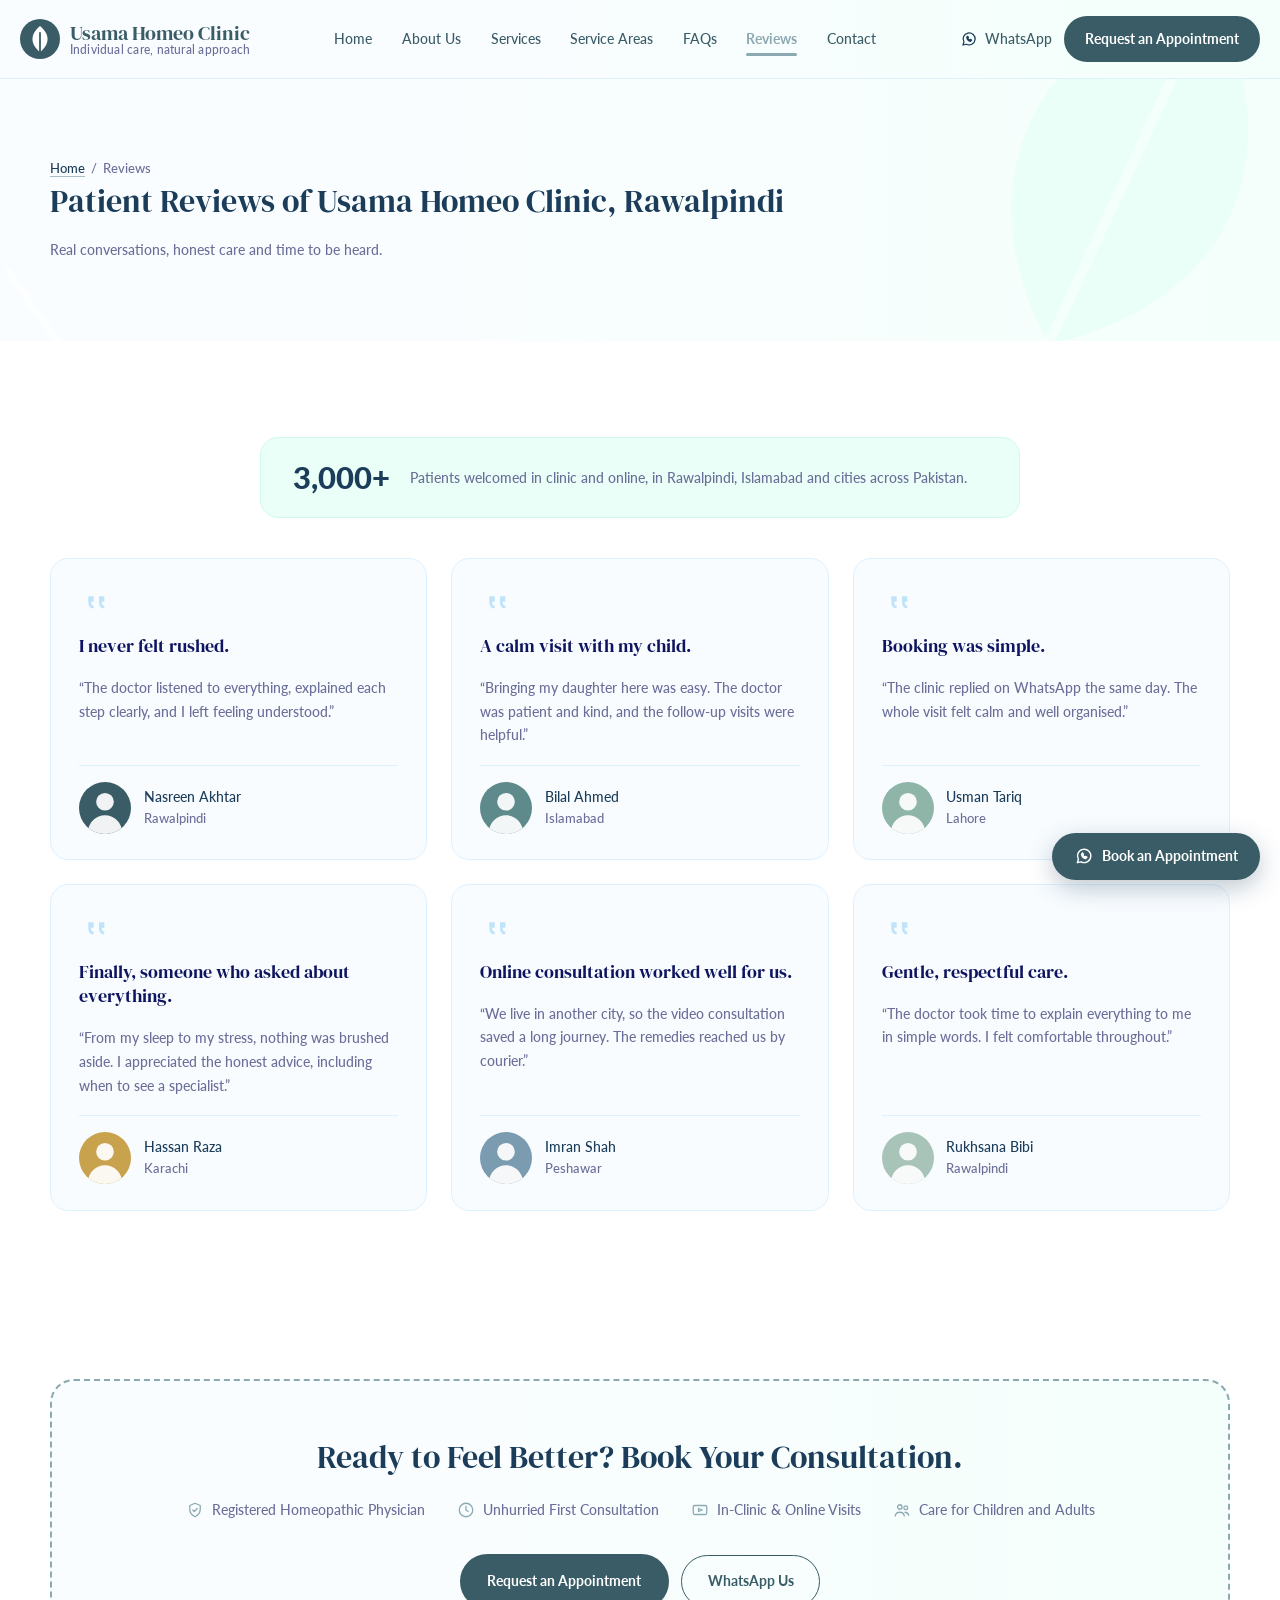
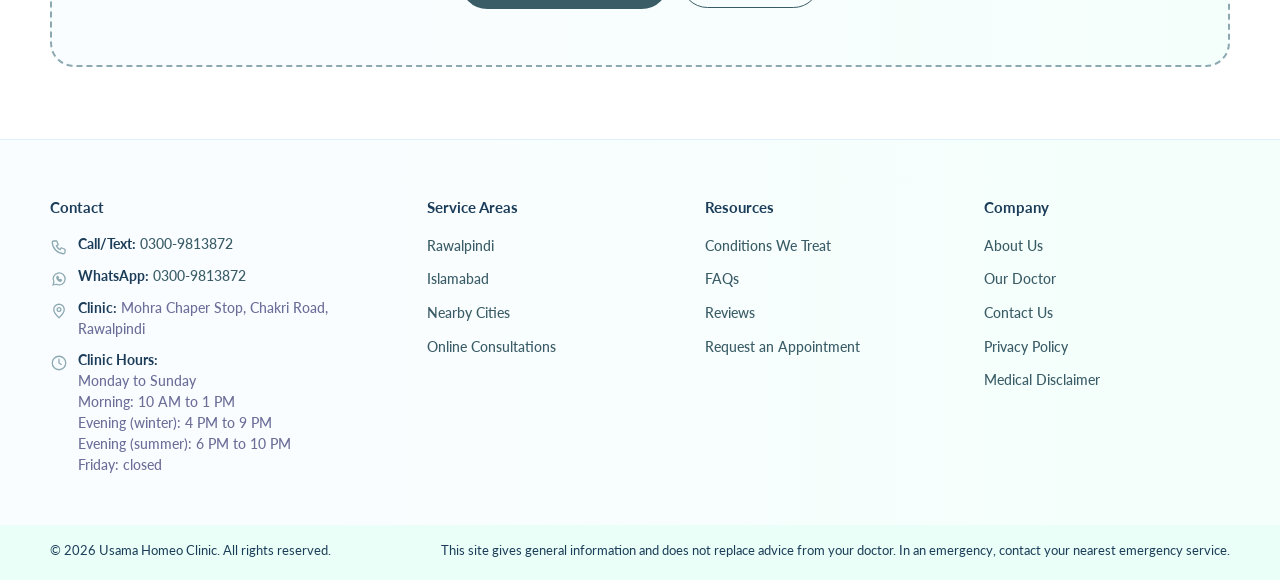
<file: reviews.html>
<!DOCTYPE html>
<html lang="en">
<head>
<meta charset="utf-8">
<!-- Google tag -->
<script async src="https://www.googletagmanager.com/gtm.js?id=GTM-WRQ9DH67"></script>
<script>
  window.dataLayer = window.dataLayer || [];
  function gtag(){dataLayer.push(arguments);}
  gtag('js', new Date());
</script>
<meta name="viewport" content="width=device-width, initial-scale=1">
<title>Patient Reviews of Dr. Wahid-ur-Rehman | Usama Homeo Clinic</title>
<meta name="description" content="Read what patients say about their visits to Dr. Wahid-ur-Rehman at Usama Homeo Clinic, Rawalpindi, and online.">
<link rel="canonical" href="https://usama-homeoclinic.pages.dev/reviews">
<meta property="og:url" content="https://usama-homeoclinic.pages.dev/reviews">
<meta property="og:site_name" content="Usama Homeo Clinic">
<meta property="og:type" content="website">
<meta property="og:title" content="Patient Reviews of Dr. Wahid-ur-Rehman | Usama Homeo Clinic">
<meta property="og:description" content="Read what patients say about their visits to Dr. Wahid-ur-Rehman at Usama Homeo Clinic, Rawalpindi, and online.">
<meta property="og:image" content="https://usama-homeoclinic.pages.dev/assets/images/og-reviews.jpg">
<meta property="og:image:width" content="1200">
<meta property="og:image:height" content="630">
<meta property="og:image:alt" content="Usama Homeo Clinic, Rawalpindi: homeopathic care">
<meta name="twitter:card" content="summary_large_image">
<meta name="twitter:image" content="https://usama-homeoclinic.pages.dev/assets/images/og-reviews.jpg">
<link rel="icon" href="/favicon.ico" sizes="48x48">
<link rel="icon" href="/favicon.svg" type="image/svg+xml" sizes="any">
<link rel="preconnect" href="https://fonts.googleapis.com">
<link rel="preconnect" href="https://fonts.gstatic.com" crossorigin>
<link href="https://fonts.googleapis.com/css2?family=DM+Serif+Display&family=Lato:wght@400;700;900&display=swap" rel="stylesheet">
<link rel="stylesheet" href="assets/css/style.css">
<script type="application/ld+json">{"@context":"https://schema.org","@type":"BreadcrumbList","itemListElement":[{"@type":"ListItem","position":1,"name":"Home","item":"https://usama-homeoclinic.pages.dev/"},{"@type":"ListItem","position":2,"name":"Reviews","item":"https://usama-homeoclinic.pages.dev/reviews"}]}</script>
</head>
<body>

<svg width="0" height="0" style="position:absolute" aria-hidden="true" focusable="false">
  <defs>
    <symbol id="leaf" viewBox="0 0 100 100">
      <path d="M50 96C18 72 12 34 50 4c38 30 32 68 0 92Z" fill="currentColor"/>
      <path d="M50 96V22" stroke="#fff" stroke-opacity="0.45" stroke-width="2.5" stroke-linecap="round" fill="none"/>
    </symbol>
  </defs>
</svg>


<header class="site-header">
  <div class="wrap header-row">
    <a class="brand" href="/" aria-label="Usama Homeo Clinic, home">
      <svg class="brand-mark" viewBox="0 0 40 40" aria-hidden="true"><circle cx="20" cy="20" r="20" fill="#3A5C66"/><path d="M20 33C11 26 9 16 20 7c11 9 9 19 0 26Z" fill="#fff"/><path d="M20 33V14" stroke="#3A5C66" stroke-width="1.8" stroke-linecap="round"/></svg>
      <span>Usama Homeo Clinic<small>Individual care, natural approach</small></span>
    </a>

    <nav class="nav" id="nav" aria-label="Main">
      <ul class="menu">
        <li><a href="/">Home</a></li>
        <li><a href="/about">About Us</a></li>
        <li><a href="/services">Services</a></li>
        <li><a href="/service-areas">Service Areas</a></li>
        <li><a href="/faqs">FAQs</a></li>
        <li><a href="/reviews" aria-current="page">Reviews</a></li>
        <li><a href="/contact">Contact</a></li>
      </ul>
    </nav>

    <div class="header-actions">
      <a class="header-phone" href="https://wa.me/923009813872?text=Hello%20Usama%20Homeo%20Clinic%2C%20I%20would%20like%20to%20book%20an%20appointment." rel="noopener"><svg viewBox="0 0 24 24" fill="none" stroke="currentColor" stroke-width="1.7" stroke-linecap="round" stroke-linejoin="round" aria-hidden="true"><path d="M4 20l1.3-4A8 8 0 1 1 8.5 19L4 20z"/><path d="M9 10c.5 2.5 2.5 4.5 5 5l1.5-1.5-2-1-1 .8c-.8-.4-1.6-1.2-2-2l.8-1-1-2z"/></svg>WhatsApp</a>
      <a class="btn btn--gold btn-long" href="/request-an-appointment">Request an Appointment</a>
      <a class="btn btn--gold btn-short" href="/request-an-appointment">Book</a>
      <button class="menu-toggle" id="menu-toggle" type="button" aria-expanded="false" aria-controls="nav">Menu</button>
    </div>
  </div>
</header>

<main id="top">

  <section class="page-hero">
    <svg class="banner-leaf l1" aria-hidden="true"><use href="#leaf"/></svg><svg class="banner-leaf l2" aria-hidden="true"><use href="#leaf"/></svg>
    <div class="wrap">
      <p class="crumbs"><a href="/">Home</a> &nbsp;/&nbsp; Reviews</p>
      <h1>Patient Reviews of Usama Homeo Clinic, Rawalpindi</h1>
      <p>Real conversations, honest care and time to be heard.</p>
    </div>
  </section>

  <section class="section">
    <div class="wrap">
      <div class="rating-box">
        <div><div class="big"><span class="count" data-target="3000">3,000</span>+</div></div>
        <p style="margin:0;color:var(--muted)">Patients welcomed in clinic and online, in Rawalpindi, Islamabad and cities across Pakistan.</p>
      </div>
      <div class="reviews-grid three">
        <article class="review-card">
          <svg class="quote-ico" viewBox="0 0 24 24" fill="none" stroke="currentColor" stroke-width="1.7" stroke-linecap="round" stroke-linejoin="round" aria-hidden="true"><path d="M7 7h4v4H9c0 2 .8 3 2 3v2c-3 0-4-2-4-5V7zm8 0h4v4h-2c0 2 .8 3 2 3v2c-3 0-4-2-4-5V7z" fill="currentColor" stroke="none"/></svg>
          <h3>I never felt rushed.</h3>
          <blockquote>“The doctor listened to everything, explained each step clearly, and I left feeling understood.”</blockquote>
          <div class="author">
            <img src="assets/images/avatar-1.svg" alt="" width="52" height="52" loading="lazy">
            <div><div class="name">Nasreen Akhtar</div><div class="loc">Rawalpindi</div></div>
          </div>
        </article>
        <article class="review-card">
          <svg class="quote-ico" viewBox="0 0 24 24" fill="none" stroke="currentColor" stroke-width="1.7" stroke-linecap="round" stroke-linejoin="round" aria-hidden="true"><path d="M7 7h4v4H9c0 2 .8 3 2 3v2c-3 0-4-2-4-5V7zm8 0h4v4h-2c0 2 .8 3 2 3v2c-3 0-4-2-4-5V7z" fill="currentColor" stroke="none"/></svg>
          <h3>A calm visit with my child.</h3>
          <blockquote>“Bringing my daughter here was easy. The doctor was patient and kind, and the follow-up visits were helpful.”</blockquote>
          <div class="author">
            <img src="assets/images/avatar-2.svg" alt="" width="52" height="52" loading="lazy">
            <div><div class="name">Bilal Ahmed</div><div class="loc">Islamabad</div></div>
          </div>
        </article>
        <article class="review-card">
          <svg class="quote-ico" viewBox="0 0 24 24" fill="none" stroke="currentColor" stroke-width="1.7" stroke-linecap="round" stroke-linejoin="round" aria-hidden="true"><path d="M7 7h4v4H9c0 2 .8 3 2 3v2c-3 0-4-2-4-5V7zm8 0h4v4h-2c0 2 .8 3 2 3v2c-3 0-4-2-4-5V7z" fill="currentColor" stroke="none"/></svg>
          <h3>Booking was simple.</h3>
          <blockquote>“The clinic replied on WhatsApp the same day. The whole visit felt calm and well organised.”</blockquote>
          <div class="author">
            <img src="assets/images/avatar-3.svg" alt="" width="52" height="52" loading="lazy">
            <div><div class="name">Usman Tariq</div><div class="loc">Lahore</div></div>
          </div>
        </article>
        <article class="review-card">
          <svg class="quote-ico" viewBox="0 0 24 24" fill="none" stroke="currentColor" stroke-width="1.7" stroke-linecap="round" stroke-linejoin="round" aria-hidden="true"><path d="M7 7h4v4H9c0 2 .8 3 2 3v2c-3 0-4-2-4-5V7zm8 0h4v4h-2c0 2 .8 3 2 3v2c-3 0-4-2-4-5V7z" fill="currentColor" stroke="none"/></svg>
          <h3>Finally, someone who asked about everything.</h3>
          <blockquote>“From my sleep to my stress, nothing was brushed aside. I appreciated the honest advice, including when to see a specialist.”</blockquote>
          <div class="author">
            <img src="assets/images/avatar-4.svg" alt="" width="52" height="52" loading="lazy">
            <div><div class="name">Hassan Raza</div><div class="loc">Karachi</div></div>
          </div>
        </article>
        <article class="review-card">
          <svg class="quote-ico" viewBox="0 0 24 24" fill="none" stroke="currentColor" stroke-width="1.7" stroke-linecap="round" stroke-linejoin="round" aria-hidden="true"><path d="M7 7h4v4H9c0 2 .8 3 2 3v2c-3 0-4-2-4-5V7zm8 0h4v4h-2c0 2 .8 3 2 3v2c-3 0-4-2-4-5V7z" fill="currentColor" stroke="none"/></svg>
          <h3>Online consultation worked well for us.</h3>
          <blockquote>“We live in another city, so the video consultation saved a long journey. The remedies reached us by courier.”</blockquote>
          <div class="author">
            <img src="assets/images/avatar-5.svg" alt="" width="52" height="52" loading="lazy">
            <div><div class="name">Imran Shah</div><div class="loc">Peshawar</div></div>
          </div>
        </article>
        <article class="review-card">
          <svg class="quote-ico" viewBox="0 0 24 24" fill="none" stroke="currentColor" stroke-width="1.7" stroke-linecap="round" stroke-linejoin="round" aria-hidden="true"><path d="M7 7h4v4H9c0 2 .8 3 2 3v2c-3 0-4-2-4-5V7zm8 0h4v4h-2c0 2 .8 3 2 3v2c-3 0-4-2-4-5V7z" fill="currentColor" stroke="none"/></svg>
          <h3>Gentle, respectful care.</h3>
          <blockquote>“The doctor took time to explain everything to me in simple words. I felt comfortable throughout.”</blockquote>
          <div class="author">
            <img src="assets/images/avatar-6.svg" alt="" width="52" height="52" loading="lazy">
            <div><div class="name">Rukhsana Bibi</div><div class="loc">Rawalpindi</div></div>
          </div>
        </article>
      </div>
    </div>
  </section>

  <section class="cta">
    <svg class="banner-leaf l1" aria-hidden="true"><use href="#leaf"/></svg>
    <div class="wrap">
      <h2>Ready to Feel Better? Book Your Consultation.</h2>
      <div class="cta-features">
        <p><svg viewBox="0 0 24 24" fill="none" stroke="currentColor" stroke-width="1.7" stroke-linecap="round" stroke-linejoin="round" aria-hidden="true"><path d="M12 3l7 3v5c0 5-3 8-7 10-4-2-7-5-7-10V6l7-3z"/><path d="M9 12l2 2 4-4"/></svg>Registered Homeopathic Physician</p>
        <p><svg viewBox="0 0 24 24" fill="none" stroke="currentColor" stroke-width="1.7" stroke-linecap="round" stroke-linejoin="round" aria-hidden="true"><circle cx="12" cy="12" r="9"/><path d="M12 7v5l3 2"/></svg>Unhurried First Consultation</p>
        <p><svg viewBox="0 0 24 24" fill="none" stroke="currentColor" stroke-width="1.7" stroke-linecap="round" stroke-linejoin="round" aria-hidden="true"><rect x="3" y="6" width="18" height="12" rx="2"/><path d="M10 10l5 2-5 2z"/></svg>In-Clinic &amp; Online Visits</p>
        <p><svg viewBox="0 0 24 24" fill="none" stroke="currentColor" stroke-width="1.7" stroke-linecap="round" stroke-linejoin="round" aria-hidden="true"><circle cx="9" cy="8" r="3"/><circle cx="17" cy="9" r="2.5"/><path d="M3 20c.5-3.5 3-5 6-5s5.5 1.5 6 5"/><path d="M16 15c2.5 0 4 1.2 5 4"/></svg>Care for Children and Adults</p>
      </div>
      <div class="btn-row pair center">
        <a class="btn btn--gold" href="/request-an-appointment"><span class="lb-l">Request an Appointment</span><span class="lb-s">Book Appointment</span></a>
        <a class="btn btn--light" href="https://wa.me/923009813872?text=Hello%20Usama%20Homeo%20Clinic%2C%20I%20would%20like%20to%20book%20an%20appointment." rel="noopener"><span class="lb-l">WhatsApp Us</span><span class="lb-s">WhatsApp</span></a>
      </div>
    </div>
  </section>
</main>

<footer class="site-footer">
  <div class="wrap">
    <div class="footer-row">
      <div class="foot-contact">
        <span class="foot-head">Contact</span>
        <p><svg viewBox="0 0 24 24" fill="none" stroke="currentColor" stroke-width="1.7" stroke-linecap="round" stroke-linejoin="round" aria-hidden="true"><path d="M5 4h4l2 5-2.5 1.5a11 11 0 0 0 5 5L15 13l5 2v4a2 2 0 0 1-2 2A16 16 0 0 1 3 6a2 2 0 0 1 2-2z"/></svg><span><strong>Call/Text:</strong> <a href="tel:+923009813872">0300-9813872</a></span></p>
        <p><svg viewBox="0 0 24 24" fill="none" stroke="currentColor" stroke-width="1.7" stroke-linecap="round" stroke-linejoin="round" aria-hidden="true"><path d="M4 20l1.3-4A8 8 0 1 1 8.5 19L4 20z"/><path d="M9 10c.5 2.5 2.5 4.5 5 5l1.5-1.5-2-1-1 .8c-.8-.4-1.6-1.2-2-2l.8-1-1-2z"/></svg><span><strong>WhatsApp:</strong> <a href="https://wa.me/923009813872" rel="noopener">0300-9813872</a></span></p>
        <p><svg viewBox="0 0 24 24" fill="none" stroke="currentColor" stroke-width="1.7" stroke-linecap="round" stroke-linejoin="round" aria-hidden="true"><path d="M12 21s-7-6.5-7-11a7 7 0 0 1 14 0c0 4.5-7 11-7 11z"/><circle cx="12" cy="10" r="2.5"/></svg><span><strong>Clinic:</strong> Mohra Chaper Stop, Chakri Road, Rawalpindi</span></p>
        <p><svg viewBox="0 0 24 24" fill="none" stroke="currentColor" stroke-width="1.7" stroke-linecap="round" stroke-linejoin="round" aria-hidden="true"><circle cx="12" cy="12" r="9"/><path d="M12 7v5l3 2"/></svg><span><strong>Clinic Hours:</strong><br>Monday to Sunday<br>Morning: 10 AM to 1 PM<br>Evening (winter): 4 PM to 9 PM<br>Evening (summer): 6 PM to 10 PM<br>Friday: closed</span></p>
      </div>
      <div>
        <span class="foot-head">Service Areas</span>
        <ul class="foot-links">
          <li><a href="/service-areas#rawalpindi">Rawalpindi</a></li>
          <li><a href="/service-areas#islamabad">Islamabad</a></li>
          <li><a href="/service-areas#nearby">Nearby Cities</a></li>
          <li><a href="/service-areas#online">Online Consultations</a></li>
        </ul>
      </div>
      <div>
        <span class="foot-head">Resources</span>
        <ul class="foot-links">
          <li><a href="/services">Conditions We Treat</a></li>
          <li><a href="/faqs">FAQs</a></li>
          <li><a href="/reviews">Reviews</a></li>
          <li><a href="/request-an-appointment">Request an Appointment</a></li>
        </ul>
      </div>
      <div>
        <span class="foot-head">Company</span>
        <ul class="foot-links">
          <li><a href="/about">About Us</a></li>
          <li><a href="/about#doctors">Our Doctor</a></li>
          <li><a href="/contact">Contact Us</a></li>
          <li><a href="/privacy">Privacy Policy</a></li>
          <li><a href="/medical-disclaimer">Medical Disclaimer</a></li>
        </ul>
      </div>
    </div>
  </div>
</footer>
<div class="copyrightDiv">
  <div class="wrap copyright">
    <span>© 2026 Usama Homeo Clinic. All rights reserved.</span>
    <span>This site gives general information and does not replace advice from your doctor. In an emergency, contact your nearest emergency service.</span>
  </div>
</div>

<!-- Floating booking button and popup -->
<button class="fab-book" id="fab-book" type="button" aria-haspopup="dialog" aria-controls="bk-modal"><svg viewBox="0 0 24 24" fill="none" stroke="currentColor" stroke-width="1.7" stroke-linecap="round" stroke-linejoin="round" aria-hidden="true"><path d="M4 20l1.3-4A8 8 0 1 1 8.5 19L4 20z"/><path d="M9 10c.5 2.5 2.5 4.5 5 5l1.5-1.5-2-1-1 .8c-.8-.4-1.6-1.2-2-2l.8-1-1-2z"/></svg><span>Book an Appointment</span></button>
<div class="bk-modal" id="bk-modal" role="dialog" aria-modal="true" aria-labelledby="bk-title" hidden>
  <div class="bk-card">
    <div class="bk-head">
      <span class="bk-head-ico"><svg viewBox="0 0 24 24" fill="none" stroke="currentColor" stroke-width="1.7" stroke-linecap="round" stroke-linejoin="round" aria-hidden="true"><rect x="3" y="5" width="18" height="16" rx="2"/><path d="M3 10h18M8 3v4M16 3v4"/></svg></span>
      <h2 id="bk-title">Book an Appointment</h2>
      <button class="bk-close" id="bk-close" type="button" aria-label="Close">&times;</button>
    </div>

    <div class="bk-step bk-detail">
      <picture><source srcset="assets/images/doctor-wahid.avif" type="image/avif"><img class="bk-photo" src="assets/images/doctor-wahid.jpg" alt="Dr. Wahid-ur-Rehman" width="84" height="84" loading="lazy"></picture>
      <h3>Dr. Wahid-ur-Rehman, BHMS</h3>
      <p class="bk-desc">Book an <strong>online video consultation</strong> from anywhere in Pakistan or overseas, or a <strong>clinic appointment</strong> at our Rawalpindi clinic. The first visit takes about 20 to 25 minutes. Consultations in Urdu, English, Punjabi and Pashto.<br><strong>Clinic Hours:</strong><br>Monday to Sunday<br>Morning: 10 AM to 1 PM<br>Evening (winter): 4 PM to 9 PM<br>Evening (summer): 6 PM to 10 PM<br>Friday: Closed<br><strong>Consultation fee: Rs. 1,000.</strong></p>
      <button class="bk-wa" id="bk-wa" type="button"><svg viewBox="0 0 24 24" fill="none" stroke="currentColor" stroke-width="1.7" stroke-linecap="round" stroke-linejoin="round" aria-hidden="true"><path d="M4 20l1.3-4A8 8 0 1 1 8.5 19L4 20z"/><path d="M9 10c.5 2.5 2.5 4.5 5 5l1.5-1.5-2-1-1 .8c-.8-.4-1.6-1.2-2-2l.8-1-1-2z"/></svg><span>Book Now on WhatsApp</span></button>
    </div>
  </div>
</div>

<script src="assets/js/main.js"></script>
</body>
</html>
</file>
<file: assets/css/style.css>
/* Usama Homeo Clinic — shared styles */
:root {
  --navy: #0f3b4c;
  --teal: #1b7f86;
  --teal-dark: #14666c;
  --mint: #e8f3f2;
  --soft: #f4faf9;
  --gold: #d9a441;
  --gold-dark: #c28f2f;
  --ink: #17323b;
  --muted: #506972;
  --line: #d3e2e1;
  --paper: #ffffff;
  --error: #a63a2b;
  --icon: #8ca9b1;
  --check: #90edcd;
  --serif: "Lora", Georgia, "Times New Roman", serif;
  --sans: "Nunito Sans", system-ui, -apple-system, "Segoe UI", Roboto, Arial, sans-serif;
}
*, *::before, *::after { box-sizing: border-box; }
html { scroll-behavior: smooth; scroll-padding-top: 90px; }
body { overflow-x: clip; margin: 0; font-family: var(--sans); font-size: 0.978rem; line-height: 1.65; color: var(--ink); background: var(--paper); }
img, svg { max-width: 100%; }
img { display: block; height: auto; }
a { color: var(--teal-dark); }
h1, h2, h3, h4 { font-family: var(--serif); line-height: 1.2; margin: 0; color: var(--navy); }
h1 { font-size: clamp(1.932rem, 4.6vw, 3.128rem); font-weight: 600; }
h2 { font-size: clamp(1.656rem, 3.496vw, 2.392rem); font-weight: 600; }
h3 { font-size: 1.196rem; font-weight: 600; }
p { margin: 0 0 1rem; }
ul { padding-left: 1.2rem; }
:focus-visible { outline: 3px solid var(--gold); outline-offset: 3px; }
[hidden] { display: none !important; }
.wrap { width: min(1180px, 100% - 2.5rem); margin-inline: auto; }
.section { padding: clamp(3.5rem, 8vw, 6rem) 0; }
.section--mint { background: var(--mint); }
.section--soft { background: var(--soft); }
.section-head { text-align: center; max-width: 44rem; margin: 0 auto 3rem; }
.section-head p { color: var(--muted); margin-top: 0.75rem; }
.eyebrow { display: inline-block; font: 700 0.813rem var(--sans); letter-spacing: 0.08em; text-transform: uppercase; color: var(--teal); margin-bottom: 0.6rem; }
.center { text-align: center; }
.mt { margin-top: 2rem; }

/* Buttons */
.btn {
  display: inline-block; font: 700 0.92rem/1 var(--sans);
  padding: 1rem 1.6rem; border-radius: 999px;
  border: 2px solid var(--teal); background: var(--teal); color: #fff;
  text-decoration: none; cursor: pointer; text-align: center;
  transition: background 0.15s, border-color 0.15s, color 0.15s, transform 0.15s, box-shadow 0.15s;
}
.btn:hover { background: var(--teal-dark); border-color: var(--teal-dark); transform: translateY(-2px); box-shadow: 0 8px 18px rgba(20, 102, 108, 0.28); }
.btn:active { transform: translateY(0); }
.btn--gold { background: var(--gold); border-color: var(--gold); color: var(--navy); box-shadow: 0 4px 12px rgba(217, 164, 65, 0.35); }
.btn--gold:hover { background: var(--gold-dark); border-color: var(--gold-dark); box-shadow: 0 8px 18px rgba(217, 164, 65, 0.5); }
.btn--outline { background: transparent; color: var(--teal-dark); }
.btn--outline:hover { background: var(--teal); color: #fff; border-color: var(--teal); }
.btn--light { background: transparent; border-color: #fff; color: #fff; }
.btn--light:hover { background: #fff; color: var(--navy); border-color: #fff; box-shadow: 0 8px 18px rgba(0, 0, 0, 0.2); }
.btn--block { width: 100%; }
.btn-row { display: flex; flex-wrap: wrap; gap: 0.75rem; }
.btn-row.center { justify-content: center; }

/* Announcement bar */
.topbar { background: var(--navy); color: #e6f1f0; font-size: 0.856rem; text-align: center; padding: 0.55rem 1rem; }
.topbar a { color: #fff; font-weight: 700; }

/* Header */
.site-header { position: sticky; top: 0; z-index: 50; background: #fff; border-bottom: 1px solid var(--line); }
.site-header .wrap { width: min(1320px, 100% - 2.5rem); }
.brand { flex: none; }
.header-row { display: flex; align-items: center; justify-content: space-between; gap: 1rem; min-height: 78px; }
.brand { display: flex; align-items: center; gap: 0.6rem; font-family: var(--serif); font-weight: 700; font-size: 1.15rem; color: var(--navy); text-decoration: none; line-height: 1.1; }
.brand-mark { width: 40px; height: 40px; flex: none; }
.brand small { display: block; font-family: var(--sans); font-weight: 600; font-size: 0.72rem; color: var(--muted); letter-spacing: 0.02em; }
.header-actions { display: flex; align-items: center; gap: 0.75rem; }
.header-phone { font-weight: 700; color: var(--navy); text-decoration: none; white-space: nowrap; display: none; align-items: center; gap: 0.4rem; }
.header-phone svg { width: 18px; height: 18px; color: var(--navy); }
.header-phone:hover { color: var(--teal); }
.header-actions .btn { padding: 0.75rem 1.2rem; font-size: 0.874rem; }
.header-actions .btn-long { display: none; }
.menu-toggle { display: inline-flex; background: none; border: 2px solid var(--line); border-radius: 8px; padding: 0.55rem 0.7rem; cursor: pointer; color: var(--navy); font: 700 0.828rem var(--sans); }

.nav { display: none; position: absolute; left: 0; right: 0; top: 100%; background: #fff; border-bottom: 1px solid var(--line); padding: 0.5rem 1.25rem 1.25rem; box-shadow: 0 12px 24px rgba(15, 59, 76, 0.12); }
.nav.open { display: block; }
.menu { list-style: none; margin: 0; padding: 0; }
.menu a { display: block; padding: 0.85rem 0; font-weight: 700; color: var(--navy); text-decoration: none; border-bottom: 1px solid var(--line); }
.menu a[aria-current="page"] { color: var(--teal); }

@media (min-width: 1040px) {
  .menu-toggle { display: none; }
  .nav { display: block; position: static; background: none; border: 0; padding: 0; box-shadow: none; }
  .menu { display: flex; gap: 0.15rem; }
  .menu a { border: 0; padding: 1.75rem 0.65rem; position: relative; white-space: nowrap; }
  .menu a::after { content: ""; position: absolute; left: 0.65rem; right: 0.65rem; bottom: 1.1rem; height: 3px; border-radius: 3px; background: var(--gold); transform: scaleX(0); transform-origin: left; transition: transform 0.2s; }
  .menu a:hover { color: var(--teal); }
  .menu a:hover::after, .menu a[aria-current="page"]::after { transform: scaleX(1); }
}

@media (min-width: 1280px) {
  .header-phone { display: inline-flex; }
  .header-actions .btn-long { display: inline-block; }
  .header-actions .btn-short { display: none; }
  .menu a { padding-left: 0.85rem; padding-right: 0.85rem; }
  .menu a::after { left: 0.85rem; right: 0.85rem; }
}
.header-actions .btn { white-space: nowrap; }

/* Home banner */
.banner { position: relative; background: linear-gradient(180deg, var(--soft) 0%, #fff 100%); overflow: hidden; }
.banner-leaf { position: absolute; color: var(--mint); pointer-events: none; }
.banner-leaf.l1 { width: 420px; height: 420px; right: -90px; top: -110px; transform: rotate(25deg); }
.banner-leaf.l2 { width: 260px; height: 260px; left: -90px; bottom: -80px; transform: rotate(-35deg); color: #dcefec; }
.banner-grid { position: relative; display: grid; gap: 2.5rem; padding: clamp(2.5rem, 6vw, 4.5rem) 0 clamp(5rem, 9vw, 7rem); align-items: center; }
@media (min-width: 940px) { .banner-grid { grid-template-columns: 1.1fr 0.9fr; gap: 4rem; } }
.banner h1 { margin-bottom: 1.1rem; }
.banner h1 em { font-style: normal; color: var(--teal); }
.banner p.lead { font-size: 1.058rem; color: var(--muted); max-width: 36rem; margin-bottom: 2rem; }
.banner-photo { position: relative; max-width: 420px; justify-self: center; width: 100%; }
.banner-photo .frame { border-radius: 220px 220px 28px 28px; overflow: hidden; aspect-ratio: 9 / 11; background: var(--teal); box-shadow: 0 24px 50px rgba(15, 59, 76, 0.22); border: 8px solid #fff; }
.banner-photo .frame img { width: 100%; height: 100%; object-fit: cover; }
.badge { position: absolute; display: flex; align-items: center; gap: 0.6rem; background: #fff; border-radius: 14px; padding: 0.7rem 0.95rem; font: 700 0.813rem/1.25 var(--sans); color: var(--navy); box-shadow: 0 12px 28px rgba(15, 59, 76, 0.18); }
.badge svg { width: 30px; height: 30px; color: var(--teal); flex: none; }
.badge small { display: block; font-weight: 600; color: var(--muted); }
.badge.b1 { left: -14px; bottom: 16%; }
.badge.b2 { right: -10px; top: 12%; }
@media (max-width: 520px) { .badge.b1 { left: 0; } .badge.b2 { right: 0; } }

/* Trust strip / personalised */
.trust { position: relative; margin-top: -3.5rem; padding-bottom: clamp(3rem, 7vw, 5rem); }
.trust-card { background: #fff; border: 1px solid var(--line); border-radius: 20px; box-shadow: 0 18px 40px rgba(15, 59, 76, 0.1); padding: 1.5rem; display: grid; gap: 1.25rem; align-items: center; }
@media (min-width: 900px) { .trust-card { grid-template-columns: auto 1fr auto; padding: 1.75rem 2.25rem; gap: 2rem; } }
.trust-count .num { font: 700 clamp(2.208rem, 4.6vw, 2.944rem) var(--serif); color: var(--navy); line-height: 1; }
.stars { color: var(--gold); letter-spacing: 3px; font-size: 1.058rem; }
.trust-text { color: var(--muted); margin: 0; }
.avatars { display: flex; align-items: center; }
.avatars img, .avatars span { width: 48px; height: 48px; border-radius: 50%; border: 3px solid #fff; object-fit: cover; margin-left: -12px; box-shadow: 0 2px 6px rgba(15, 59, 76, 0.2); }
.avatars img:first-child { margin-left: 0; }
.avatars span { display: grid; place-items: center; background: var(--teal); color: #fff; font: 700 0.813rem var(--sans); width: auto; min-width: 48px; padding: 0 0.6rem; border-radius: 999px; }
.trust-body { text-align: center; max-width: 52rem; margin: clamp(2.5rem, 6vw, 4rem) auto 0; }
.benefits { display: flex; flex-wrap: wrap; justify-content: center; gap: 0.75rem 2rem; margin-top: 1.75rem; }
.benefits p { margin: 0; display: flex; align-items: center; gap: 0.55rem; font-weight: 700; color: var(--navy); }
.benefits svg { width: 22px; height: 22px; color: var(--teal); flex: none; }

/* Cards grid (What we treat) */
.cards { display: grid; gap: 1.5rem; grid-template-columns: 1fr; }
@media (min-width: 640px) { .cards { grid-template-columns: repeat(2, 1fr); } }
@media (min-width: 980px) { .cards { grid-template-columns: repeat(3, 1fr); } }
.card { background: #fff; border: 1px solid var(--line); border-radius: 18px; padding: 2rem 1.6rem; transition: transform 0.2s, box-shadow 0.2s, border-color 0.2s; }
.card:hover { transform: translateY(-6px); box-shadow: 0 18px 36px rgba(15, 59, 76, 0.12); border-color: var(--teal); }
.card .ico { width: 68px; height: 68px; border-radius: 18px; background: var(--mint); display: grid; place-items: center; margin-bottom: 1.2rem; color: var(--teal); transition: background 0.2s, color 0.2s; }
@media (min-width: 980px) { .cards.two { grid-template-columns: repeat(2, 1fr); } }
.card:hover .ico { background: var(--teal); color: #fff; }
.card .ico svg { width: 34px; height: 34px; }
.card h3 { margin-bottom: 0.5rem; }
.card p { color: var(--muted); margin: 0; }
.card .more { display: inline-block; margin-top: 1rem; font-weight: 700; text-decoration: none; color: var(--teal-dark); }
.card .more:hover { text-decoration: underline; }
.card ul { margin: 1rem 0 0; padding-left: 1.1rem; color: var(--muted); font-size: 0.892rem; }
.card ul li { margin-bottom: 0.25rem; }

/* How it works */
.steps { display: grid; gap: 1.5rem; }
@media (min-width: 860px) { .steps { grid-template-columns: 1fr 1fr; gap: 2rem; } }
.track { background: #fff; border: 1px solid var(--line); border-radius: 20px; padding: 2rem 1.75rem; }
.track-title { display: inline-block; background: var(--navy); color: #fff; border-radius: 999px; padding: 0.4rem 1.1rem; font: 700 0.874rem var(--sans); margin-bottom: 1.5rem; }
.track ol { list-style: none; margin: 0; padding: 0; counter-reset: s; }
.track li { counter-increment: s; position: relative; padding: 0 0 1.5rem 3.4rem; font-weight: 600; color: var(--navy); min-height: 2.6rem; }
.track li:last-child { padding-bottom: 0; }
.track li::before { content: counter(s); position: absolute; left: 0; top: -0.15rem; width: 2.3rem; height: 2.3rem; border-radius: 50%; background: #fff; border: 2px solid var(--teal); color: var(--teal-dark); display: grid; place-items: center; font: 700 0.92rem var(--serif); z-index: 1; }
.track li::after { content: ""; position: absolute; left: 1.1rem; top: 2.1rem; bottom: -0.35rem; width: 2px; background: var(--line); }
.track li:last-child::after { display: none; }
.track li span { display: block; font-weight: 400; color: var(--muted); }
.steps-foot { text-align: center; margin-top: 2rem; padding: 1rem 1.25rem; background: var(--mint); border-radius: 14px; font-weight: 700; color: var(--navy); }
.steps-foot a { white-space: nowrap; }

/* Areas */
.areas { display: grid; gap: 1.5rem; }
@media (min-width: 640px) { .areas { grid-template-columns: repeat(2, 1fr); } }
@media (min-width: 1000px) { .areas { grid-template-columns: repeat(4, 1fr); } }
.area { background: #fff; border: 1px solid var(--line); border-radius: 16px; padding: 1.5rem; }
.area h3 { font-size: 1.058rem; margin-bottom: 0.2rem; }
.area h3 a { color: var(--navy); text-decoration: none; }
.area h3 a:hover { color: var(--teal); }
.area .region { display: block; color: var(--teal-dark); font-weight: 700; font-size: 0.813rem; margin-bottom: 0.8rem; }
.area ul { list-style: none; margin: 0; padding: 0; }
.area li { padding: 0.3rem 0 0.3rem 1.4rem; position: relative; color: var(--muted); }
.area li::before { content: ""; position: absolute; left: 0; top: 0.75rem; width: 8px; height: 8px; border-radius: 50%; background: var(--gold); }
.note-line { text-align: center; color: var(--muted); margin: 2rem 0 1.25rem; }

/* Reviews */
.reviews-grid { display: grid; gap: 1.5rem; }
@media (min-width: 700px) { .reviews-grid { grid-template-columns: repeat(2, 1fr); } }
@media (min-width: 1000px) { .reviews-grid.three { grid-template-columns: repeat(3, 1fr); } }
.review-card { position: relative; background: #fff; border: 1px solid var(--line); border-radius: 18px; padding: 1.75rem 1.6rem; display: flex; flex-direction: column; gap: 1rem; transition: transform 0.2s, box-shadow 0.2s; }
.review-card:hover { transform: translateY(-5px); box-shadow: 0 16px 34px rgba(15, 59, 76, 0.11); }
.review-card h3 { font-size: 1.058rem; }
.review-card blockquote { margin: 0; color: var(--muted); flex: 1; }
.review-card .quote-ico { position: absolute; right: 1.25rem; top: 1.1rem; width: 34px; height: 34px; color: var(--mint); }
.author { display: flex; align-items: center; gap: 0.8rem; border-top: 1px solid var(--line); padding-top: 1rem; }
.author img { width: 52px; height: 52px; border-radius: 50%; object-fit: cover; }
.author .name { font-weight: 700; color: var(--navy); line-height: 1.2; }
.author .loc { font-size: 0.828rem; color: var(--muted); }
.sample-note { text-align: center; margin-top: 1.5rem; font-size: 0.813rem; color: var(--muted); }
.rating-box { display: grid; gap: 1.25rem; align-items: center; background: #fff; border: 1px solid var(--line); border-radius: 18px; padding: 1.5rem 2rem; margin: 0 auto 2.5rem; max-width: 760px; text-align: center; }
@media (min-width: 700px) { .rating-box { grid-template-columns: auto 1fr; text-align: left; } }
.rating-box .big { font: 700 2.76rem var(--serif); color: var(--navy); line-height: 1; }

/* Detail text section */
.detail { display: grid; gap: 2.5rem; align-items: start; }
@media (min-width: 940px) { .detail { grid-template-columns: 1.25fr 0.75fr; gap: 4rem; } }
.detail h2 { margin: 2.5rem 0 1rem; font-size: clamp(1.38rem, 2.76vw, 1.932rem); }
.detail h2:first-child { margin-top: 0; }
.detail h3 { margin: 1.5rem 0 0.75rem; }
.detail p, .detail li { color: var(--muted); }
.detail li strong { color: var(--navy); }
.detail ul { margin: 0 0 1rem; }
.detail li { margin-bottom: 0.65rem; }
.side-stack { display: grid; gap: 1.25rem; position: sticky; top: 100px; }
.photo { border-radius: 18px; overflow: hidden; background: var(--mint); box-shadow: 0 14px 30px rgba(15, 59, 76, 0.12); }
.photo img { width: 100%; height: 100%; object-fit: cover; }
.photo.tall { aspect-ratio: 4 / 5; }
.photo.wide { aspect-ratio: 4 / 3; }
.photo figcaption { padding: 0.7rem 1rem; font-size: 0.813rem; color: var(--muted); background: #fff; }
figure.photo { margin: 0; }

/* Split block */
.split { display: grid; gap: 2.5rem; align-items: center; }
@media (min-width: 900px) { .split { grid-template-columns: 1fr 1fr; gap: 4.5rem; } .split.flip .photo { order: 2; } }
.split p { color: var(--muted); }
.ticks { list-style: none; padding: 0; margin: 1.25rem 0 1.5rem; }
.ticks li { position: relative; padding-left: 2rem; margin-bottom: 0.6rem; color: var(--ink); font-weight: 600; }
.ticks li::before { content: ""; position: absolute; left: 0; top: 0.32rem; width: 1.2rem; height: 1.2rem; border-radius: 50%; background: var(--teal) url("data:image/svg+xml,%3Csvg xmlns='http://www.w3.org/2000/svg' viewBox='0 0 24 24' fill='none' stroke='white' stroke-width='3.5' stroke-linecap='round' stroke-linejoin='round'%3E%3Cpath d='M5 12.5l4.5 4.5L19 7.5'/%3E%3C/svg%3E") center / 70% no-repeat; }

/* Stats */
.stats { background: var(--navy); color: #fff; padding: 3.5rem 0; }
.stats ul { list-style: none; margin: 0; padding: 0; display: grid; gap: 2rem; text-align: center; }
@media (min-width: 700px) { .stats ul { grid-template-columns: repeat(3, 1fr); } }
.stats .num { font: 700 clamp(2.392rem, 5.52vw, 3.496rem) var(--serif); color: var(--gold); line-height: 1; }
.stats .label { color: #cfe5e3; margin-top: 0.5rem; font-weight: 600; }

/* FAQ */
.faq { max-width: 860px; margin: 0 auto; }
.faq details { background: #fff; border: 1px solid var(--line); border-radius: 14px; padding: 0 1.4rem; margin-bottom: 0.75rem; transition: border-color 0.15s, box-shadow 0.15s; }
.faq details:hover { border-color: var(--teal); }
.faq details[open] { border-color: var(--teal); box-shadow: 0 10px 24px rgba(15, 59, 76, 0.08); }
.faq summary { cursor: pointer; padding: 1.15rem 0; font: 700 0.966rem var(--sans); color: var(--navy); list-style: none; display: flex; justify-content: space-between; gap: 1rem; }
.faq summary::-webkit-details-marker { display: none; }
.faq summary::after { content: "+"; font-size: 1.472rem; line-height: 1; color: var(--teal); flex: none; }
.faq details[open] summary::after { content: "\2212"; }
.faq details p { color: var(--muted); padding-bottom: 1.15rem; margin: 0; }
.faq-group { font: 600 1.288rem var(--serif); color: var(--navy); margin: 2.5rem 0 1rem; }
.faq-group:first-child { margin-top: 0; }
.faq-foot { text-align: center; margin-top: 1.5rem; color: var(--muted); }

/* CTA */
.cta { background: linear-gradient(135deg, var(--teal-dark), var(--navy)); color: #fff; text-align: center; padding: clamp(3.5rem, 8vw, 5.5rem) 0; position: relative; overflow: hidden; }
.cta .banner-leaf { color: rgba(255, 255, 255, 0.06); width: 340px; height: 340px; left: -80px; top: -80px; transform: rotate(-20deg); }
.cta .wrap { position: relative; }
.cta h2 { color: #fff; margin-bottom: 1.25rem; }
.cta-features { display: flex; flex-wrap: wrap; justify-content: center; gap: 0.6rem 2rem; margin-bottom: 2rem; }
.cta-features p { margin: 0; display: flex; align-items: center; gap: 0.5rem; color: #d7eceb; font-weight: 600; }
.cta-features svg { width: 18px; height: 18px; color: var(--gold); flex: none; }
.cta p.sub { max-width: 40rem; margin: 0 auto 1.75rem; color: #d7eceb; font-size: 1.012rem; }

/* Inner page hero */
.page-hero { position: relative; background: linear-gradient(135deg, var(--navy) 0%, #14566a 100%); color: #fff; overflow: hidden; padding: clamp(3rem, 7vw, 5rem) 0; }
.page-hero .banner-leaf { color: rgba(255, 255, 255, 0.07); }
.page-hero .banner-leaf.l1 { right: -60px; top: -120px; }
.page-hero .banner-leaf.l2 { left: -80px; bottom: -120px; color: rgba(255, 255, 255, 0.05); }
.page-hero .wrap { position: relative; }
.crumbs { font-size: 0.828rem; color: #bfe0de; margin-bottom: 0.8rem; }
.crumbs a { color: #fff; }
.page-hero h1 { color: #fff; margin-bottom: 0.9rem; }
.page-hero p { color: #d7eceb; font-size: 1.058rem; max-width: 42rem; margin: 0; }

/* Doctors */
.doctor-grid { display: grid; gap: 1.5rem; grid-template-columns: 1fr; }
@media (min-width: 640px) { .doctor-grid { grid-template-columns: repeat(2, 1fr); } }
@media (min-width: 960px) { .doctor-grid { grid-template-columns: repeat(3, 1fr); } }
.doctor { background: #fff; border: 1px solid var(--line); border-radius: 18px; padding: 2rem 1.5rem 1.5rem; text-align: center; transition: transform 0.2s, box-shadow 0.2s; }
.doctor:hover { transform: translateY(-5px); box-shadow: 0 16px 34px rgba(15, 59, 76, 0.11); }
.doctor img { width: 132px; height: 132px; border-radius: 50%; object-fit: cover; margin: 0 auto 1.1rem; border: 5px solid var(--mint); }
.doctor h3 { font-size: 1.104rem; margin-bottom: 0.15rem; }
.doctor .cred { color: var(--teal-dark); font-weight: 700; margin-bottom: 0.75rem; }
.doctor details { text-align: left; margin-top: 0.5rem; }
.doctor summary { cursor: pointer; font-weight: 700; color: var(--teal-dark); text-align: center; list-style: none; }
.doctor summary::-webkit-details-marker { display: none; }
.doctor summary:hover { text-decoration: underline; }
.doctor details p { margin: 0.75rem 0 0; color: var(--muted); font-size: 0.892rem; }

/* Values */
.values { display: grid; gap: 1.5rem; }
@media (min-width: 860px) { .values { grid-template-columns: repeat(3, 1fr); } }
.value { background: #fff; border-radius: 16px; padding: 2rem 1.5rem; border-top: 4px solid var(--gold); }
.value svg { width: 44px; height: 44px; color: var(--teal); margin-bottom: 1rem; }
.value h3 { margin-bottom: 0.5rem; }
.value p { margin: 0; color: var(--muted); }

/* Contact */
.contact-grid { display: grid; gap: 1.5rem; }
@media (min-width: 700px) { .contact-grid { grid-template-columns: repeat(2, 1fr); } }
@media (min-width: 1000px) { .contact-grid { grid-template-columns: repeat(4, 1fr); } }
.contact-card { background: #fff; border: 1px solid var(--line); border-radius: 18px; padding: 1.75rem 1.5rem; text-align: center; transition: transform 0.2s, box-shadow 0.2s, border-color 0.2s; }
.contact-card:hover { transform: translateY(-5px); box-shadow: 0 16px 34px rgba(15, 59, 76, 0.11); border-color: var(--teal); }
.contact-card .ico { width: 60px; height: 60px; border-radius: 50%; background: var(--mint); color: var(--teal); display: grid; place-items: center; margin: 0 auto 1rem; }
.contact-card .ico svg { width: 28px; height: 28px; }
.contact-card h3 { font-size: 1.012rem; margin-bottom: 0.4rem; }
.contact-card p { margin: 0; color: var(--muted); }
.hours { width: 100%; max-width: 520px; border-collapse: collapse; margin: 0 auto; }
.hours th, .hours td { padding: 0.8rem 1rem; border-bottom: 1px solid var(--line); text-align: left; }
.hours th { color: var(--navy); font-weight: 700; }
.hours td { color: var(--muted); }

/* Booking page */
.book-grid { display: grid; gap: 2rem; align-items: start; }
@media (min-width: 960px) { .book-grid { grid-template-columns: 1.1fr 0.9fr; gap: 3rem; } }
.side-card { background: var(--soft); border: 1px solid var(--line); border-radius: 18px; padding: 1.75rem; }
.side-card h3 { margin-bottom: 1rem; }
.side-card .ticks { margin-bottom: 0; }
.side-card + .side-card, .side-card + .photo, .photo + .side-card { margin-top: 1.25rem; }
.side-contact { list-style: none; margin: 0; padding: 0; }
.side-contact li { display: flex; gap: 0.7rem; align-items: flex-start; margin-bottom: 0.8rem; color: var(--ink); }
.side-contact svg { width: 20px; height: 20px; color: var(--teal); flex: none; margin-top: 0.2rem; }
.side-contact a { color: var(--navy); font-weight: 700; text-decoration: none; }
.side-contact a:hover { text-decoration: underline; }

/* Form card */
.form-card { background: #fff; color: var(--ink); border: 1px solid var(--line); border-radius: 18px; padding: 1.75rem; box-shadow: 0 18px 40px rgba(15, 59, 76, 0.1); }
.tabs { display: grid; grid-template-columns: 1fr 1fr; gap: 0; margin-bottom: 1.25rem; border: 2px solid var(--line); border-radius: 999px; overflow: hidden; }
.tab { background: #fff; border: 0; padding: 0.8rem 0.5rem; font: 700 0.874rem var(--sans); color: var(--muted); cursor: pointer; transition: background 0.15s, color 0.15s; }
.tab[aria-selected="true"] { background: var(--teal); color: #fff; }
.tab:hover:not([aria-selected="true"]) { background: var(--mint); color: var(--teal-dark); }
.tab[aria-selected="true"]:hover { background: var(--teal-dark); }
.form-card h2 { font-size: 1.472rem; margin-bottom: 0.25rem; }
.form-card .sub-note { color: var(--muted); font-size: 0.892rem; margin-bottom: 1.25rem; }
.field { margin-bottom: 0.9rem; }
.field label { display: block; font-weight: 700; font-size: 0.846rem; margin-bottom: 0.3rem; }
.field label span { font-weight: 400; color: var(--muted); }
input[type="text"], input[type="tel"], input[type="email"], input[type="date"], select, textarea {
  width: 100%; font: inherit; color: var(--ink); padding: 0.75rem 0.85rem;
  border: 1.5px solid #9db7b5; border-radius: 8px; background: #fff;
  transition: border-color 0.15s, box-shadow 0.15s, background-color 0.15s;
}
input[type="text"]::placeholder, input[type="tel"]::placeholder, textarea::placeholder { color: #8aa0a6; }
input[type="text"]:hover, input[type="tel"]:hover, input[type="email"]:hover, input[type="date"]:hover,
select:hover:not(:disabled), textarea:hover { border-color: var(--teal); background: #f6fbfa; }
input[type="text"]:focus, input[type="tel"]:focus, input[type="email"]:focus, input[type="date"]:focus,
select:focus, textarea:focus { outline: none; border-color: var(--teal); background: #fff; box-shadow: 0 0 0 4px rgba(27, 127, 134, 0.18); }
select { cursor: pointer; }
select:disabled { background: #f1f5f5; color: var(--muted); cursor: not-allowed; }
input[type="date"]::-webkit-calendar-picker-indicator { cursor: pointer; }
textarea { min-height: 96px; resize: vertical; }
input[aria-invalid="true"], select[aria-invalid="true"] { border-color: var(--error); }
input[aria-invalid="true"]:focus, select[aria-invalid="true"]:focus { box-shadow: 0 0 0 4px rgba(166, 58, 43, 0.18); }
.two { display: grid; gap: 0.9rem; }
@media (min-width: 480px) { .two { grid-template-columns: 1fr 1fr; } }
.error { color: var(--error); font-size: 0.813rem; min-height: 1.1em; margin-top: 0.2rem; }
.form-card .btn { width: 100%; }
.fine-note { font-size: 0.813rem; color: var(--muted); margin: 0.75rem 0 0; }
.summary { margin: 1rem 0; padding: 0; list-style: none; border-top: 1px solid var(--line); }
.summary li { display: flex; justify-content: space-between; gap: 1rem; padding: 0.6rem 0; border-bottom: 1px solid var(--line); font-size: 0.892rem; }
.summary li span:first-child { color: var(--muted); }
.summary li span:last-child { font-weight: 700; text-align: right; }
.confirm-actions { display: grid; gap: 0.6rem; }

/* Footer */
.site-footer { background: #0a2733; color: #c4dcda; padding: 3.5rem 0 0; font-size: 0.892rem; }
.footer-row { display: grid; gap: 2rem; }
@media (min-width: 700px) { .footer-row { grid-template-columns: repeat(2, 1fr); } }
@media (min-width: 1000px) { .footer-row { grid-template-columns: 1.4fr 1fr 1fr 1fr; } }
.foot-head { color: #fff; font: 700 0.966rem var(--sans); margin-bottom: 0.9rem; display: block; }
.site-footer a { color: #c4dcda; text-decoration: none; }
.site-footer a:hover { color: #fff; text-decoration: underline; }
.site-footer p { margin: 0 0 0.6rem; }
.foot-links { list-style: none; margin: 0; padding: 0; }
.foot-links li { margin-bottom: 0.5rem; }
.foot-contact p { display: flex; gap: 0.6rem; align-items: flex-start; }
.foot-contact svg { width: 18px; height: 18px; color: var(--icon); flex: none; margin-top: 0.3rem; }
.foot-contact strong { color: #fff; }
.site-footer .brand { color: #fff; margin-bottom: 0.8rem; }
.site-footer .brand small { color: #9fc0bd; }
.copyright { border-top: 1px solid #25444f; margin-top: 2.5rem; padding: 1.25rem 0 5.5rem; font-size: 0.813rem; color: #9fc0bd; display: grid; gap: 0.4rem; }
@media (min-width: 860px) { .copyright { padding-bottom: 1.5rem; grid-template-columns: auto 1fr; gap: 2rem; } .copyright span:last-child { text-align: right; } }

/* Mobile action bar */
.mobile-bar { position: fixed; left: 0; right: 0; bottom: 0; z-index: 60; display: grid; grid-template-columns: 1fr 1fr; gap: 0.5rem; padding: 0.6rem 0.75rem calc(0.6rem + env(safe-area-inset-bottom, 0px)); background: #fff; border-top: 1px solid var(--line); box-shadow: 0 -6px 18px rgba(15, 59, 76, 0.12); }
.mobile-bar .btn { padding: 0.85rem 0.5rem; font-size: 0.874rem; }
@media (min-width: 860px) { .mobile-bar { display: none; } }

@media (prefers-reduced-motion: reduce) {
  html { scroll-behavior: auto; }
  * { transition: none !important; }
  .btn:hover, .card:hover, .review-card:hover, .doctor:hover, .contact-card:hover { transform: none; }
}

/* ===== Booking page: refined form ===== */
.req-hero { position: relative; text-align: center; background: linear-gradient(180deg, var(--soft) 0%, #fff 100%); padding: clamp(3rem, 7vw, 4.5rem) 0 1.5rem; overflow: hidden; }
.req-hero .wrap { position: relative; }
.req-hero .banner-leaf.l1 { right: -120px; top: -150px; }
.req-hero .banner-leaf.l2 { left: -110px; bottom: -150px; }
.req-hero h1 { font-size: clamp(1.748rem, 4.048vw, 2.668rem); max-width: 46rem; margin: 0 auto 0.9rem; }
.req-hero p { color: var(--muted); max-width: 40rem; margin: 0 auto; font-size: 1.012rem; }
.req-body { background: linear-gradient(180deg, #fff 0%, var(--soft) 100%); padding: 1.5rem 0 clamp(3rem, 7vw, 5rem); }
.form-card--lg { max-width: 780px; margin: 0 auto; padding: clamp(1.25rem, 4vw, 2.5rem); border-radius: 24px; border-color: #e3eeed; box-shadow: 0 24px 60px rgba(15, 59, 76, 0.12); }
.form-card--lg .tabs { background: var(--soft); border: 1px solid var(--line); padding: 5px; gap: 5px; border-radius: 999px; margin-bottom: 1.75rem; overflow: visible; }
.form-card--lg .tab { display: flex; align-items: center; justify-content: center; gap: 0.5rem; border-radius: 999px; background: transparent; padding: 0.8rem 0.5rem; transition: background 0.25s, color 0.25s, box-shadow 0.25s; }
.form-card--lg .tab svg { width: 18px; height: 18px; flex: none; }
.form-card--lg .tab[aria-selected="true"] { background: var(--teal); color: #fff; box-shadow: 0 6px 16px rgba(27, 127, 134, 0.35); }
.form-card--lg .tab:hover:not([aria-selected="true"]) { background: #fff; color: var(--teal-dark); }
.form-card--lg .tab[aria-selected="true"]:hover { background: var(--teal-dark); }
@media (max-width: 480px) { .form-card--lg .tab { font-size: 0.813rem; gap: 0.3rem; } .form-card--lg .tab svg { display: none; } }
.form-head { margin-bottom: 1.4rem; }
.form-head h2 { font-size: clamp(1.38rem, 2.76vw, 1.748rem); margin-bottom: 0.3rem; }
.form-head .sub-note { margin: 0; }

.form-card--lg .field { margin-bottom: 1.15rem; }
.form-card--lg .field label { font-size: 0.856rem; margin-bottom: 0.45rem; color: var(--navy); }
.req { color: #c0392b; margin-left: 2px; font-weight: 700; }
.field label .opt { font-weight: 400; color: var(--muted); }

.control { position: relative; }
.control .lead { position: absolute; left: 15px; top: 50%; transform: translateY(-50%); width: 20px; height: 20px; color: var(--icon); pointer-events: none; transition: color 0.2s; z-index: 2; }
.control--area .lead { top: 18px; transform: none; }
.control:focus-within .lead { color: var(--teal); }
.control input, .control textarea, .select-btn {
  width: 100%; height: 54px; padding: 0 1rem 0 2.9rem; font: inherit; color: var(--ink);
  border: 1.5px solid #d3e2e1; border-radius: 12px; background: #fff;
  transition: border-color 0.2s, box-shadow 0.2s, background-color 0.2s;
}
.control textarea { height: auto; min-height: 112px; padding: 0.95rem 1rem 0.95rem 2.9rem; line-height: 1.5; }
.control input::placeholder, .control textarea::placeholder { color: #94a8ad; }
.control input:hover, .control textarea:hover, .select-btn:hover:not(:disabled) { border-color: #8fc3c4; background: #fbfefe; }
.control input:focus, .control textarea:focus, .select.open .select-btn, .select-btn:focus-visible {
  outline: none; border-color: var(--teal); background: #fff; box-shadow: 0 0 0 4px rgba(27, 127, 134, 0.16);
}
.control input[aria-invalid="true"], .select.invalid .select-btn { border-color: #d6705f; background: #fffafa; }
.control input[aria-invalid="true"]:focus { box-shadow: 0 0 0 4px rgba(166, 58, 43, 0.14); }
.control input[type="date"] { padding-right: 0.8rem; min-height: 54px; cursor: pointer; }
.control input[type="date"]::-webkit-calendar-picker-indicator { cursor: pointer; opacity: 0.55; transition: opacity 0.2s; }
.control input[type="date"]::-webkit-calendar-picker-indicator:hover { opacity: 1; }

.control--phone .prefix { position: absolute; left: 1px; top: 1px; bottom: 1px; display: flex; align-items: center; gap: 0.45rem; padding: 0 0.8rem 0 0.9rem; background: var(--soft); border-right: 1px solid #d3e2e1; border-radius: 11px 0 0 11px; font-weight: 700; font-size: 0.874rem; color: var(--navy); pointer-events: none; z-index: 2; }
.control--phone .flag { width: 22px; height: 15px; border-radius: 2px; box-shadow: 0 0 0 1px rgba(0, 0, 0, 0.12); }
.control--phone input { padding-left: 6.1rem; }

/* custom select */
.sr-only { position: absolute !important; width: 1px; height: 1px; margin: -1px; padding: 0; overflow: hidden; clip: rect(0 0 0 0); white-space: nowrap; border: 0; }
.select { position: relative; }
.select-btn { display: flex; align-items: center; justify-content: space-between; gap: 0.75rem; text-align: left; cursor: pointer; }
.select-label { overflow: hidden; text-overflow: ellipsis; white-space: nowrap; }
.select-label.placeholder { color: #94a8ad; }
.select-btn .chev { width: 18px; height: 18px; flex: none; color: var(--icon); transition: transform 0.25s, color 0.2s; }
.select.open .select-btn .chev { transform: rotate(180deg); color: var(--teal); }
.select.disabled .select-btn { background: #f3f7f7; color: var(--muted); cursor: pointer; }
.select.disabled .select-btn:hover { background: #f3f7f7; border-color: #DEF1FF; }
.select-list { position: absolute; z-index: 30; left: 0; right: 0; top: calc(100% + 8px); margin: 0; padding: 6px; list-style: none; background: #fff; border: 1px solid var(--line); border-radius: 14px; box-shadow: 0 18px 40px rgba(15, 59, 76, 0.18); max-height: 270px; overflow-y: auto; opacity: 0; visibility: hidden; transform: translateY(-8px) scale(0.98); transform-origin: top; transition: opacity 0.18s, transform 0.18s, visibility 0.18s; }
.select.open .select-list { opacity: 1; visibility: visible; transform: none; }
.select-opt { display: flex; align-items: center; justify-content: space-between; gap: 0.75rem; padding: 0.7rem 0.85rem; border-radius: 9px; cursor: pointer; color: var(--ink); transition: background 0.12s; }
.select-opt .txt small { display: block; font-size: 0.813rem; font-weight: 400; color: var(--muted); line-height: 1.3; }
.select-opt.active, .select-opt:hover { background: var(--mint); }
.select-opt[aria-selected="true"] { font-weight: 700; color: var(--teal-dark); }
.select-opt .tick { width: 18px; height: 18px; color: var(--teal); opacity: 0; flex: none; }
.select-opt[aria-selected="true"] .tick { opacity: 1; }

/* inline errors glide in */
.form-card--lg .error { max-height: 0; opacity: 0; overflow: hidden; margin-top: 0; min-height: 0; transition: max-height 0.25s, opacity 0.25s, margin-top 0.25s; }
.form-card--lg .error:not(:empty) { max-height: 3.5rem; opacity: 1; margin-top: 0.4rem; }

/* checkbox */
.check { position: relative; display: flex; gap: 0.75rem; align-items: flex-start; cursor: pointer; font-size: 0.892rem; color: var(--ink); margin: 0.3rem 0 1.5rem; user-select: none; }
.check input { position: absolute; opacity: 0; width: 22px; height: 22px; margin: 0; cursor: pointer; }
.check .box { width: 22px; height: 22px; flex: none; border: 1.5px solid #9db7b5; border-radius: 7px; background: #fff; display: grid; place-items: center; transition: background 0.2s, border-color 0.2s, box-shadow 0.2s; margin-top: 1px; }
.check .box svg { width: 14px; height: 14px; color: #fff; opacity: 0; transform: scale(0.5); transition: opacity 0.2s, transform 0.2s; }
.check:hover .box { border-color: var(--teal); }
.check input:checked + .box { background: var(--teal); border-color: var(--teal); }
.check input:checked + .box svg { opacity: 1; transform: scale(1); }
.check input:focus-visible + .box { box-shadow: 0 0 0 4px rgba(27, 127, 134, 0.2); }

/* submit */
.btn.submit { display: flex; align-items: center; justify-content: center; gap: 0.6rem; height: 58px; font-size: 0.966rem; }
.btn.submit svg { width: 20px; height: 20px; transition: transform 0.2s; }
.btn.submit:hover svg { transform: translateX(5px); }
.btn.submit .spin { display: none; width: 20px; height: 20px; border: 3px solid rgba(15, 59, 76, 0.25); border-top-color: var(--navy); border-radius: 50%; animation: spin 0.7s linear infinite; }
.btn.submit.loading { pointer-events: none; opacity: 0.9; }
.btn.submit.loading svg { display: none; }
.btn.submit.loading .spin { display: inline-block; }
.secure { display: flex; gap: 0.6rem; align-items: flex-start; margin: 1.1rem 0 0; padding: 0.85rem 1rem; background: var(--soft); border-radius: 12px; font-size: 0.813rem; color: var(--muted); line-height: 1.5; }
.secure svg { width: 18px; height: 18px; color: var(--teal); flex: none; margin-top: 2px; }

/* confirmation */
#confirm { text-align: center; outline: none; }
#confirm .summary { text-align: left; }
.ok-ico { width: 64px; height: 64px; border-radius: 50%; background: var(--mint); color: var(--teal); display: grid; place-items: center; margin: 0 auto 1rem; }
.ok-ico svg { width: 30px; height: 30px; }
#confirm h2 { font-size: 1.472rem; margin-bottom: 0.4rem; }

/* below-form info */
.req-info { max-width: 1000px; margin: 2.5rem auto 0; display: grid; gap: 1.25rem; align-items: stretch; }
@media (min-width: 900px) { .req-info { grid-template-columns: repeat(3, minmax(0, 1fr)); } }
.req-info .side-card, .req-info .photo { margin: 0 !important; min-width: 0; }
.req-info .photo { position: relative; min-height: 240px; aspect-ratio: auto; }
.req-info .photo img { position: absolute; inset: 0; width: 100%; height: 100%; object-fit: cover; }

/* motion */
@keyframes spin { to { transform: rotate(360deg); } }
@keyframes fadeUp { from { opacity: 0; transform: translateY(10px); } to { opacity: 1; transform: none; } }
form.swap > *, #when-fields:not([hidden]) { animation: fadeUp 0.35s ease backwards; }
/* an open dropdown or calendar lifts its row above the rows below, so nothing covers it */
.raise { position: relative; z-index: 40; }

/* calendar popover */
.cal { position: absolute; z-index: 30; left: 0; top: calc(100% + 8px); width: min(340px, calc(100vw - 2.5rem)); padding: 14px; background: #fff; border: 1px solid var(--line); border-radius: 16px; box-shadow: 0 18px 40px rgba(15, 59, 76, 0.18); opacity: 0; visibility: hidden; transform: translateY(-8px) scale(0.98); transform-origin: top left; transition: opacity 0.18s, transform 0.18s, visibility 0.18s; }
.select.open .cal { opacity: 1; visibility: visible; transform: none; }
.cal-head { display: flex; align-items: center; justify-content: space-between; margin-bottom: 10px; }
.cal-title { font: 600 0.966rem var(--serif); color: var(--navy); }
.cal-nav { width: 36px; height: 36px; border-radius: 50%; border: 1.5px solid var(--line); background: #fff; color: var(--teal-dark); display: grid; place-items: center; cursor: pointer; padding: 0; transition: background 0.15s, border-color 0.15s; }
.cal-nav svg { width: 18px; height: 18px; }
.cal-nav:hover:not(:disabled) { background: var(--mint); border-color: var(--teal); }
.cal-nav:disabled { opacity: 0.35; cursor: not-allowed; }
.cal-grid { display: grid; grid-template-columns: repeat(7, 1fr); gap: 4px; }
.cal-dow { text-align: center; font-size: 0.75rem; font-weight: 700; color: var(--muted); padding: 4px 0; }
.cal-day { aspect-ratio: 1; border: 0; border-radius: 10px; background: none; font: 600 0.846rem var(--sans); color: var(--ink); cursor: pointer; padding: 0; transition: background 0.15s, color 0.15s; }
.cal-day:hover:not(:disabled) { background: var(--mint); }
.cal-day:disabled { color: #b9c7ca; cursor: not-allowed; }
.cal-day.today:not(.sel) { box-shadow: inset 0 0 0 1.5px var(--gold); }
.cal-day.sel { background: var(--teal); color: #fff; }
.cal-foot { margin: 10px 0 0; font-size: 0.78rem; color: var(--muted); text-align: center; }
form.swap > *:nth-child(2) { animation-delay: 0.04s; }
form.swap > *:nth-child(3) { animation-delay: 0.08s; }
form.swap > *:nth-child(4) { animation-delay: 0.12s; }
#confirm:not([hidden]) { animation: fadeUp 0.4s ease both; }
@media (prefers-reduced-motion: reduce) { * { animation: none !important; } }

/* =====================================================================
   Typography and colour system matched to tanejaphysicaltherapy.com
   Fonts: DM Serif Display (headings) + Lato (body)
   Colours: #1C3D5A / #0E145F headings, #6B6E98 body, #8CA9B1 accent,
            #DEF1FF borders, #E9FFF7 / #F4FFFB / #F8FCFF tints
   ===================================================================== */
:root {
  --navy: #1C3D5A;
  --deep: #0E145F;
  --ink: #1C3D5A;
  --text: #6B6E98;
  --muted: #6B6E98;
  --teal: #8CA9B1;
  --teal-dark: #3A5C66;
  --icon: #8CA9B1;
  --line: #DEF1FF;
  --mint: #E9FFF7;
  --soft: #F8FCFF;
  --link: #4989F5;
  --serif: "DM Serif Display", Georgia, "Times New Roman", serif;
  --sans: "Lato", system-ui, -apple-system, "Segoe UI", Roboto, Arial, sans-serif;
}
body { font-family: var(--sans); font-size: 15px; line-height: 1.8; color: var(--text); background: #fff; }
h1, h2, h3, h4 { font-family: var(--serif); font-weight: 400; color: var(--navy); }
h1 { font-size: 32px; line-height: 1.35; }
h2 { font-size: 32px; line-height: 1.25; }
h3 { font-size: 20px; line-height: 1.35; }
p { color: var(--text); }
a { color: var(--link); }
.eyebrow { color: var(--teal-dark); font-weight: 700; font-size: 13px; }

/* buttons: #8CA9B1 with white text, like their CTA buttons */
.btn { font: 700 14px/1.35 var(--sans); }
.btn, .btn--gold { background: #8CA9B1; border-color: #8CA9B1; color: #fff; box-shadow: none; }
.btn:hover, .btn--gold:hover { background: #3A5C66; border-color: #3A5C66; color: #fff; box-shadow: 0 8px 18px rgba(58, 92, 102, 0.25); }
.btn--outline { background: transparent; border: 1px solid #8CA9B1; color: #3A5C66; font-weight: 500; font-size: 13px; }
.btn--outline:hover { background: #8CA9B1; color: #fff; border-color: #8CA9B1; }
.btn--light { background: transparent; border: 1px solid #8CA9B1; color: #3A5C66; }
.btn--light:hover { background: #8CA9B1; color: #fff; border-color: #8CA9B1; box-shadow: none; }
.banner .btn, .cta .btn { font-size: 17px; }
.banner .btn--outline, .cta .btn--light, .cta .btn--outline { font-size: 15px; }
.btn-row { align-items: center; }

/* top bar + header */
.topbar { background: #1C3D5A; }
.site-header { background: linear-gradient(90deg, #FAFDFF 39%, #F4FFFB 87%); border-bottom: 1px solid #DEF1FF; }
.brand { font-family: var(--serif); font-weight: 400; font-size: 20px; color: var(--navy); }
.brand small { font-family: var(--sans); font-weight: 500; color: var(--text); }
.menu a { font-size: 14px; font-weight: 500; line-height: 1; color: #1C3D5A; }
.menu a[aria-current="page"] { font-weight: 700; color: #8CA9B1; }
.menu a:hover { color: #3A5C66; }
.menu a::after { background: #8CA9B1; }
.header-phone { font-size: 14px; font-weight: 500; color: #1C3D5A; }
.header-phone svg { color: #1C3D5A; }
.header-actions .btn { font-size: 14px; font-weight: 700; }
.menu-toggle { color: #1C3D5A; border-color: #DEF1FF; }

/* home banner */
.banner { background: linear-gradient(90deg, #FAFDFF 66%, #F4FFFB 100%); }
.banner-leaf { color: #E9FFF7; }
.banner-leaf.l2 { color: #F0FBF8; }
.banner h1 { font-size: 40px; line-height: 1.4; font-weight: 400; color: #1C3D5A; }
.banner h1 em { color: #3A5C66; }
.banner p.lead { font-size: 15px; line-height: 1.8; color: #6B6E98; }
.banner-photo .frame { background: #8CA9B1; }
.badge { color: #1C3D5A; }
.badge svg { color: #8CA9B1; }
.badge small { color: #6B6E98; }

/* trust strip */
.trust-card { background: #E9FFF7; border: 1px solid #D2FAEC; box-shadow: 0 14px 32px rgba(28, 61, 90, 0.08); }
.trust-count .num { font-family: var(--sans); font-weight: 900; font-size: 26px; line-height: 1; color: #1C3D5A; }
.trust-text { font-size: 13px; line-height: 1.5; color: #656565; }
.avatars img, .avatars span { border: 4px solid #E9FFF7; }
.avatars span { background: #3A5C66; font-size: 12px; font-weight: 600; }
.trust-body h2 { font-size: 32px; line-height: 1.3; color: #0E145F; }
.benefits p { font-size: 16px; font-weight: 500; line-height: 1.35; color: #6B6E98; }
.benefits svg { color: #8CA9B1; }

/* section headings */
.section--mint { background: linear-gradient(90deg, #F8FCFF 40%, rgba(244, 255, 251, 0.6) 100%); }
.section--soft { background: linear-gradient(90deg, #F8FCFF 59%, rgba(244, 255, 251, 0.5) 100%); }
.section-head h2 { color: #0E145F; }
.section-head p { font-size: 14px; font-weight: 500; line-height: 1.5; color: #6B6E98; }

/* cards */
.card { background: #FAFDFF; border: 1px solid #DEF1FF; }
.card:hover { border-color: #8CA9B1; box-shadow: 0 14px 30px rgba(28, 61, 90, 0.08); }
.card .ico { background: #E9FFF7; color: #8CA9B1; }
.card:hover .ico { background: #8CA9B1; color: #fff; }
.card h3 { font-family: var(--serif); font-weight: 400; font-size: 17px; line-height: 1.35; color: #0E145F; }
.card p { font-size: 13px; font-weight: 500; line-height: 1.5; color: #6B6E98; }
.card .more { font-size: 13px; font-weight: 500; color: #3A5C66; }
.card ul { font-size: 13px; color: #6B6E98; }

/* how it works */
.track { background: #fff; border: 1px solid #DEF1FF; transition: border-color 0.2s; }
.track:hover { border-color: #8CA9B1; }
.track-title { background: #E9FFF7; color: #0E145F; font: 500 17px/1.8 var(--sans); border-radius: 999px; padding: 0.1rem 1.1rem; }
.track li { font-size: 15px; font-weight: 500; line-height: 1.35; color: #6B6E98; }
.track li a { color: #6B6E98; text-decoration: underline; }
.track li::before { border-color: #DEF1FF; color: #0E145F; background: #fff; }
.track li::after { background: #DEF1FF; }
.track li span { font-size: 13px; color: #6B6E98; }
.steps-foot { background: #F4FFFB; font-size: 13px; font-weight: 500; color: #6B6E98; }
.steps-foot a { color: #4AA3DF; }

/* areas */
.area { background: #fff; border: 1px solid #DEF1FF; }
.area h3, .area h3 a { font-family: var(--sans); font-weight: 500; font-size: 17px; line-height: 1.2; color: #1C3D5A; }
.area .region { color: #3A5C66; font-weight: 500; font-size: 13px; }
.area li { font-size: 14px; font-weight: 500; line-height: 1.8; color: #1C3D5A; }
.area li::before { background: #8CA9B1; }
.note-line { background: #F4FFFB; border-radius: 12px; padding: 0.75rem 1rem; font-size: 13px; font-weight: 500; line-height: 1.5; color: #6B6E98; }

/* reviews */
.review-card { background: #F8FCFF; border: 1px solid #DEF1FF; }
.review-card h3 { font-family: var(--sans); font-weight: 700; font-size: 16px; line-height: 1.5; color: #1C3D5A; }
.review-card blockquote { font-size: 15px; font-weight: 500; line-height: 1.8; color: #6B6E98; }
.review-card .quote-ico { color: #DEF1FF; }
.author { border-top-color: #DEF1FF; }
.author .name { font-size: 17px; font-weight: 500; line-height: 1.5; color: #1C3D5A; }
.author .loc { font-size: 13px; font-weight: 500; color: #6B6E98; }
.sample-note { font-size: 13px; color: #6B6E98; }
.rating-box { background: #E9FFF7; border-color: #D2FAEC; }
.rating-box .big { font-family: var(--sans); font-weight: 900; color: #1C3D5A; font-size: 31px; }

/* long text section */
.detail h2 { font-size: 32px; line-height: 1.4; color: #1C3D5A; }
.detail h3 { font-family: var(--sans); font-size: 20px; font-weight: 500; color: #1C3D5A; }
.detail p, .detail li { font-size: 15px; font-weight: 400; line-height: 1.8; color: #6B6E98; }
.detail li strong { font-size: 16px; color: #1C3D5A; }
.detail li::marker { color: #8CA9B1; }
.photo { background: #E9FFF7; box-shadow: 0 12px 28px rgba(28, 61, 90, 0.1); }
.ticks li { font-size: 15px; font-weight: 500; color: #1C3D5A; }
.ticks li::before { background-color: #8CA9B1; }
.split p { color: #6B6E98; }

/* FAQ */
.faq details { background: #F5FFFB; border: 1px solid #C2F2E0; }
.faq details:hover, .faq details[open] { border-color: #8CA9B1; box-shadow: none; }
.faq summary { font: 700 16px/1.4 var(--sans); color: #1C3D5A; }
.faq summary::after { color: #8CA9B1; }
.faq details p { font-size: 15px; font-weight: 500; line-height: 1.7; color: #6B6E98; }
.faq-group { font-family: var(--serif); font-weight: 400; font-size: 24px; color: #1C3D5A; }
.faq-foot { font-size: 13px; font-weight: 500; color: #6B6E98; }

/* call to action: dashed #8CA9B1 box like theirs */
.cta { background: #fff; text-align: center; padding: clamp(2.5rem, 6vw, 4.5rem) 0; }
.cta .banner-leaf { display: none; }
.cta .wrap { border: 2px dashed #8CA9B1; border-radius: 24px; padding: clamp(2rem, 5vw, 3.5rem) clamp(1.25rem, 4vw, 3rem); background: linear-gradient(90deg, #FAFDFF 27%, #F4FFFB 100%); }
.cta h2 { color: #1C3D5A; font-size: 32px; line-height: 1.3; }
.cta-features p { font-size: 15px; font-weight: 500; line-height: 1.5; color: #6B6E98; }
.cta-features svg { color: #8CA9B1; }
.cta p.sub { color: #6B6E98; }

/* inner page banners: light like theirs */
.page-hero, .req-hero { background: linear-gradient(90deg, #FAFDFF 27%, #F4FFFB 100%); color: #1C3D5A; }
.page-hero .banner-leaf, .req-hero .banner-leaf { color: #E9FFF7; }
.page-hero h1, .req-hero h1 { font-size: 32px; line-height: 1.4; color: #1C3D5A; }
.page-hero p, .req-hero p { font-size: 16px; font-weight: 500; line-height: 1.8; color: #6B6E98; }
.crumbs { color: #6B6E98; font-size: 13px; }
.crumbs a { color: #1C3D5A; }

/* doctors, values, contact, side cards */
.doctor, .value, .contact-card, .side-card { background: #FAFDFF; border: 1px solid #DEF1FF; }
.value { border-top: 4px solid #8CA9B1; background: #fff; }
.doctor:hover, .contact-card:hover { border-color: #8CA9B1; }
.doctor img { border-color: #E9FFF7; }
.doctor h3, .value h3, .contact-card h3, .side-card h3 { font-family: var(--serif); font-weight: 400; color: #0E145F; }
.doctor h3 { font-size: 18px; }
.doctor .cred { color: #3A5C66; font-weight: 700; }
.doctor details p, .value p, .contact-card p { color: #6B6E98; font-size: 14px; font-weight: 500; }
.doctor summary { color: #3A5C66; }
.value svg { color: #8CA9B1; }
.contact-card .ico { background: #E9FFF7; color: #8CA9B1; }
.contact-card a, .side-contact a { color: #1C3D5A; }
.hours th { color: #1C3D5A; }
.hours td { color: #6B6E98; }
.side-contact svg { color: #8CA9B1; }
.stats { background: #1C3D5A; }
.stats .num { font-family: var(--serif); font-weight: 400; color: #90EDCD; }

/* form */
.form-card--lg .tab[aria-selected="true"] { background: #8CA9B1; box-shadow: 0 6px 16px rgba(140, 169, 177, 0.4); }
.form-card--lg .tab[aria-selected="true"]:hover { background: #3A5C66; }
.form-card--lg .tab:hover:not([aria-selected="true"]) { color: #3A5C66; }
.form-head h2 { font-size: 26px; color: #1C3D5A; }
.form-card .sub-note { font-size: 14px; font-weight: 500; color: #6B6E98; }
.form-card--lg .field label { font-weight: 700; color: #1C3D5A; }
.control input, .control textarea, .select-btn { border-color: #DEF1FF; background: #fff; }
.control input:hover, .control textarea:hover, .select-btn:hover:not(:disabled) { border-color: #8CA9B1; background: #FAFDFF; }
.control input:focus, .control textarea:focus, .select.open .select-btn, .select-btn:focus-visible { border-color: #8CA9B1; box-shadow: 0 0 0 4px rgba(140, 169, 177, 0.28); }
.control:focus-within .lead { color: #3A5C66; }
.select-opt.active, .select-opt:hover { background: #E9FFF7; }
.select-opt[aria-selected="true"], .select-opt .tick { color: #3A5C66; }
.cal-day:hover:not(:disabled) { background: #E9FFF7; }
.cal-day.sel { background: #8CA9B1; }
.cal-nav { color: #3A5C66; border-color: #DEF1FF; }
.cal-nav:hover:not(:disabled) { background: #E9FFF7; border-color: #8CA9B1; }
.check input:checked + .box { background: #8CA9B1; border-color: #8CA9B1; }
.check input:focus-visible + .box { box-shadow: 0 0 0 4px rgba(140, 169, 177, 0.35); }
.secure { background: #F4FFFB; color: #6B6E98; }
.secure svg { color: #8CA9B1; }
.ok-ico { background: #E9FFF7; color: #8CA9B1; }
.btn.submit { font-size: 17px; }

/* footer: light, like theirs */
.site-footer { background: linear-gradient(90deg, #FAFDFF 27%, #F4FFFB 87%); color: #6B6E98; border-top: 1px solid #DEF1FF; padding-bottom: 2.5rem; }
.foot-head { font: 700 16px/1.5 var(--sans); color: #1C3D5A; }
.site-footer a, .site-footer p { font-size: 14px; font-weight: 500; line-height: 1.5; color: #6B6E98; }
.site-footer a:hover { color: #1C3D5A; text-decoration: underline; }
.foot-contact strong { font-weight: 700; color: #1C3D5A; }
.foot-contact svg { color: #8CA9B1; }
.site-footer .brand { color: #1C3D5A; }
.copyrightDiv { background: #E9FFF7; }
.copyrightDiv .copyright { border: 0; margin: 0 auto; padding: 1rem 0 5.5rem; display: grid; gap: 0.4rem; }
.copyrightDiv span { font-size: 13px; font-weight: 400; line-height: 1.5; color: #1C3D5A; }
@media (min-width: 860px) { .copyrightDiv .copyright { padding-bottom: 1rem; grid-template-columns: auto 1fr; gap: 2rem; } .copyrightDiv .copyright span:last-child { text-align: right; } }

/* mobile sizes follow theirs: h1 28, h2 26, smaller body */
@media (max-width: 768px) {
  h1, .page-hero h1, .req-hero h1 { font-size: 26px; }
  .banner h1 { font-size: 26px; }
  h2, .trust-body h2, .detail h2, .cta h2 { font-size: 24px; }
  .banner p.lead, .page-hero p, .req-hero p { font-size: 13px; }
  .banner .btn, .cta .btn { font-size: 14px; }
  .benefits p { font-size: 14px; }
  .faq summary { font-size: 15px; }
  .faq details p, .review-card blockquote { font-size: 13px; }
  .detail p, .detail li { font-size: 14px; }
  .detail li strong { font-size: 15px; }
  .review-card h3, .author .name { font-size: 15px; }
  .author .loc { font-size: 13px; }
  .area h3, .area h3 a { font-size: 15px; }
  .area li { font-size: 13px; }
  .btn.submit { font-size: 15px; }
}

/* ===== Buttons: dark slate by default, soft grey-blue on hover (site-wide) ===== */
.btn, .btn--gold { background: #3A5C66; border-color: #3A5C66; color: #fff; box-shadow: none; }
.btn:hover, .btn--gold:hover { background: #8CA9B1; border-color: #8CA9B1; color: #fff; box-shadow: 0 8px 18px rgba(140, 169, 177, 0.4); }
.btn--outline { background: transparent; border: 1px solid #3A5C66; color: #3A5C66; }
.btn--outline:hover { background: #8CA9B1; border-color: #8CA9B1; color: #fff; box-shadow: none; }
.btn--light { background: transparent; border: 1px solid #3A5C66; color: #3A5C66; }
.btn--light:hover { background: #8CA9B1; border-color: #8CA9B1; color: #fff; box-shadow: none; }
.btn.submit .spin { border-color: rgba(255, 255, 255, 0.35); border-top-color: #fff; }
.form-card--lg .tab[aria-selected="true"], .form-card--lg .tab[aria-selected="true"]:hover { background: #3A5C66; box-shadow: 0 6px 16px rgba(58, 92, 102, 0.35); }
.cal-day.sel { background: #3A5C66; }

/* Outline buttons (e.g. "Call 0300-...") turn the dark slate on hover */
.btn--outline:hover, .btn--light:hover { background: #3A5C66; border-color: #3A5C66; color: #fff; box-shadow: 0 8px 18px rgba(58, 92, 102, 0.28); }

/* ===== Final button rule: every button goes dark slate (#3A5C66) on hover ===== */
.btn, .btn--gold { background: #8CA9B1; border-color: #8CA9B1; color: #fff; box-shadow: none; }
.btn:hover, .btn--gold:hover, .btn--outline:hover, .btn--light:hover { background: #3A5C66; border-color: #3A5C66; color: #fff; box-shadow: 0 8px 18px rgba(58, 92, 102, 0.28); }
.btn--outline, .btn--light { background: transparent; border: 1px solid #8CA9B1; color: #3A5C66; }
.btn.submit .spin { border-color: rgba(255, 255, 255, 0.4); border-top-color: #fff; }
.form-card--lg .tab[aria-selected="true"], .form-card--lg .tab[aria-selected="true"]:hover { background: #3A5C66; }

/* ===== FINAL button colours: solid buttons stay dark slate; outline buttons fill dark slate on hover ===== */
.btn, .btn--gold { background: #3A5C66; border-color: #3A5C66; color: #fff; box-shadow: none; }
.btn:hover, .btn--gold:hover { background: #3A5C66; border-color: #3A5C66; color: #fff; box-shadow: 0 8px 18px rgba(58, 92, 102, 0.3); }
.btn--outline, .btn--light { background: transparent; border: 1px solid #3A5C66; color: #3A5C66; box-shadow: none; }
.btn--outline:hover, .btn--light:hover { background: #3A5C66; border-color: #3A5C66; color: #fff; box-shadow: 0 8px 18px rgba(58, 92, 102, 0.3); }
.form-card--lg .tab[aria-selected="true"], .form-card--lg .tab[aria-selected="true"]:hover { background: #3A5C66; }

/* single doctor card */
.doctor-grid.single { grid-template-columns: minmax(0, 520px); justify-content: center; }
.doctor--solo { padding: 2.25rem 2rem 2rem; }
.doctor--solo img { width: 160px; height: 160px; }
.doctor--solo h3 { font-size: 24px; }
.doctor--solo .bio { font-size: 14px; font-weight: 500; line-height: 1.7; color: #6B6E98; text-align: left; margin-bottom: 0.9rem; }
.doctor--solo .ticks { text-align: left; margin: 1rem 0 1.5rem; }

/* benefit lines under the home headline use the same size/family as other body lists */
.benefits p { font-family: var(--sans); font-size: 15px; font-weight: 500; line-height: 1.8; color: #6B6E98; }
@media (max-width: 768px) { .benefits p { font-size: 14px; } }

/* home banner collage: remedy bottles + thermometer + stethoscope */
.banner-photo { max-width: 500px; }
.collage { display: grid; grid-template-columns: 1.2fr 1fr; grid-template-rows: 1fr 1fr; gap: 14px; aspect-ratio: 9 / 10; }
.collage > div { overflow: hidden; border-radius: 28px; border: 6px solid #fff; background: #E9FFF7; box-shadow: 0 18px 40px rgba(28, 61, 90, 0.16); }
.collage img { width: 100%; height: 100%; object-fit: cover; display: block; }
.collage .c-main { grid-row: 1 / 3; border-radius: 220px 220px 28px 28px; }
.collage .c-main img { object-position: 38% center; }
.banner-photo .badge.b1 { left: -18px; bottom: 9%; }
.banner-photo .badge.b2 { right: -12px; top: 6%; }

/* review + success screens */
.send-error { margin: 1rem 0 0; padding: 0.8rem 1rem; background: #fff5f3; border: 1px solid #f0c4bb; border-radius: 12px; color: #a63a2b; font-size: 13px; font-weight: 500; line-height: 1.5; text-align: left; }
#confirm .confirm-actions { margin-top: 1.25rem; }
#success { text-align: center; padding: 1.5rem 0 1rem; outline: none; }
#success:not([hidden]) { animation: fadeUp 0.4s ease backwards; }
.ok-ico.big { width: 88px; height: 88px; margin-bottom: 1.25rem; background: #3A5C66; color: #fff; animation: popIn 0.5s cubic-bezier(0.2, 1.4, 0.4, 1) backwards; }
.ok-ico.big svg { width: 42px; height: 42px; }
#success h2 { font-size: 28px; margin-bottom: 0.5rem; }
.success-count { margin: 1.25rem 0 0; font-size: 13px; font-weight: 500; color: #6B6E98; }
@keyframes popIn { from { transform: scale(0.4); opacity: 0; } to { transform: scale(1); opacity: 1; } }

/* ===== Small phones: header must never be wider than the screen ===== */
.brand { flex: 0 1 auto; min-width: 0; }
.header-row { gap: 0.6rem; }
@media (max-width: 479px) {
  .header-actions .btn-short { display: none; }      /* the fixed bottom bar already has "Book appointment" */
  .brand { font-size: 19px; gap: 0.5rem; }
  .brand-mark { width: 36px; height: 36px; }
}
@media (max-width: 389px) {
  .brand small { display: none; }                    /* tagline would not fit next to the Menu button */
}

/* very narrow screens (folded foldables, small phones): keep the patient avatar row inside the card */
@media (max-width: 400px) {
  .avatars img, .avatars span { width: 40px; height: 40px; margin-left: -10px; border-width: 3px; }
  .avatars img:first-child { margin-left: 0; }
  .avatars span { min-width: 40px; padding: 0 0.5rem; font-size: 11px; }
}
@media (max-width: 340px) {
  .avatars img:nth-of-type(n+5) { display: none; }
}

/* ===== No sticky bottom bar; button pairs stay on one line on phones ===== */
.mobile-bar { display: none !important; }
.copyrightDiv .copyright { padding-bottom: 1.25rem; }
.lb-s { display: none; }
@media (max-width: 479px) {
  .lb-l { display: none; }
  .lb-s { display: inline; }
  .btn-row.pair { flex-wrap: nowrap; gap: 0.6rem; }
  .btn-row.pair .btn { flex: 1 1 auto; min-width: 0; padding: 0.95rem 0.7rem; font-size: 14px; white-space: nowrap; }
  .banner .btn-row.pair .btn, .cta .btn-row.pair .btn { font-size: 14px; }
}

/* ===== Links (anchors): theme slate with a soft underline; navy + stronger underline on hover ===== */
/* text links only: buttons (.btn) keep their own colours */
a:not(.btn), a:not(.btn):visited { color: #3A5C66; }
a:not(.btn):hover { color: #1C3D5A; }
main a:not(.btn) {
  color: #3A5C66; text-decoration: underline; text-decoration-color: rgba(140, 169, 177, 0.75);
  text-decoration-thickness: 1px; text-underline-offset: 3px;
  transition: color 0.2s, text-decoration-color 0.2s, text-decoration-thickness 0.2s;
}
main a:not(.btn):hover { color: #1C3D5A; text-decoration-color: #8CA9B1; text-decoration-thickness: 2px; }
/* in-text links in the lighter body copy */
.track li a, .steps-foot a, .faq-foot a, .detail a { color: #3A5C66; font-weight: 700; }
.track li a:hover, .steps-foot a:hover, .faq-foot a:hover, .detail a:hover { color: #1C3D5A; }
/* title / label links keep a clean look until hovered */
main .area h3 a, main .area h3 a:visited { color: #1C3D5A; text-decoration: none; }
main .area h3 a:hover { color: #3A5C66; text-decoration: underline; text-decoration-color: #8CA9B1; text-decoration-thickness: 2px; text-underline-offset: 4px; }
main .crumbs a, main .crumbs a:visited { color: #1C3D5A; }
main .crumbs a:hover { color: #3A5C66; }
main .card .more { text-decoration: none; font-weight: 700; color: #3A5C66; }
main .card .more:hover { color: #1C3D5A; text-decoration: underline; text-decoration-color: #8CA9B1; text-decoration-thickness: 2px; text-underline-offset: 4px; }
main .contact-card a, main .side-contact a { font-weight: 700; color: #1C3D5A; }
main .contact-card a:hover, main .side-contact a:hover { color: #3A5C66; }
/* header + footer */
.brand:hover { color: #3A5C66; }
.header-phone { transition: color 0.2s; }
.header-phone:hover { color: #3A5C66; text-decoration: underline; text-decoration-color: #8CA9B1; text-underline-offset: 4px; }
.site-footer a { transition: color 0.2s, text-decoration-color 0.2s; text-underline-offset: 3px; }
.site-footer a:hover { color: #1C3D5A; text-decoration: underline; text-decoration-color: #8CA9B1; text-decoration-thickness: 2px; }

/* ===== FAQ boxes: lively hover (lift, accent edge, soft shadow, icon grows) ===== */
.faq details { transition: transform 0.25s ease, box-shadow 0.25s ease, border-color 0.25s ease, background-color 0.25s ease; }
.faq details:hover {
  transform: translateY(-3px);
  background-color: #fff;
  border-color: #8CA9B1;
  box-shadow: 0 14px 28px rgba(28, 61, 90, 0.11), inset 4px 0 0 #8CA9B1;
}
.faq summary { transition: color 0.2s ease; }
.faq details:hover summary { color: #3A5C66; }
.faq summary::after { transition: transform 0.25s ease, color 0.2s ease; display: inline-block; }
.faq details:hover summary::after { color: #3A5C66; transform: scale(1.3); }
@media (prefers-reduced-motion: reduce) { .faq details:hover { transform: none; } .faq details:hover summary::after { transform: none; } }

/* ===== Lively hover on boxes site-wide: areas, steps, values, side cards, rating, photos, stats ===== */
.area, .track, .value, .side-card, .trust-card, .rating-box {
  transition: transform 0.25s ease, box-shadow 0.25s ease, border-color 0.25s ease, background-color 0.25s ease;
}
.area:hover, .track:hover, .value:hover, .side-card:hover, .rating-box:hover {
  transform: translateY(-4px);
  border-color: #8CA9B1;
  background-color: #fff;
  box-shadow: 0 16px 32px rgba(28, 61, 90, 0.12);
}
.trust-card:hover { transform: translateY(-3px); box-shadow: 0 20px 40px rgba(28, 61, 90, 0.14); border-color: #8CA9B1; }
/* service-area boxes: title, bullets and city names react too */
.area li { transition: transform 0.2s ease, color 0.2s ease; }
.area li::before { transition: transform 0.2s ease, background-color 0.2s ease; }
main .area:hover h3 a { color: #3A5C66; }
.area:hover .region { color: #1C3D5A; }
.area li:hover { transform: translateX(5px); color: #3A5C66; }
.area li:hover::before { transform: scale(1.5); background-color: #3A5C66; }
/* steps: the number circles light up */
.track li::before { transition: background-color 0.2s ease, color 0.2s ease, border-color 0.2s ease; }
.track li:hover::before { background-color: #3A5C66; border-color: #3A5C66; color: #fff; }
/* values + side cards: icon nudges */
.value svg, .side-card .ticks li::before { transition: transform 0.25s ease; }
.value:hover svg { transform: scale(1.12) rotate(-4deg); }
/* photos and the banner collage zoom gently */
.photo img, .collage img { transition: transform 0.6s ease; }
.photo:hover img, .collage > div:hover img { transform: scale(1.06); }
.collage > div { transition: box-shadow 0.3s ease, transform 0.3s ease; }
.collage > div:hover { box-shadow: 0 24px 48px rgba(28, 61, 90, 0.22); transform: translateY(-3px); }
.badge { transition: transform 0.25s ease, box-shadow 0.25s ease; }
.badge:hover { transform: translateY(-3px); box-shadow: 0 16px 34px rgba(15, 59, 76, 0.24); }
/* numbers in the dark stats band */
.stats .num { transition: transform 0.25s ease; }
.stats li:hover .num { transform: scale(1.08); }
@media (prefers-reduced-motion: reduce) {
  .area:hover, .track:hover, .value:hover, .side-card:hover, .rating-box:hover, .trust-card:hover,
  .area li:hover, .collage > div:hover, .badge:hover { transform: none; }
  .photo:hover img, .collage > div:hover img, .value:hover svg, .stats li:hover .num { transform: none; }
}

/* anchored service cards clear the sticky header */
.card[id]{scroll-margin-top:110px}

/* AVIF <picture> wrappers do not affect layout */
picture{display:contents}

/* contact page now has three cards */
@media (min-width: 760px) { .contact-grid { grid-template-columns: repeat(3, 1fr); } }


/* ---------- Floating "Book an Appointment" button and popup ---------- */
.fab-book {
  position: fixed; right: 20px; bottom: 20px; z-index: 900;
  display: inline-flex; align-items: center; gap: 0.55rem;
  padding: 0.85rem 1.35rem; border: 0; border-radius: 999px; cursor: pointer;
  background: #3A5C66; color: #fff; font: 700 14px/1 "Lato", sans-serif;
  box-shadow: 0 8px 24px rgba(28, 61, 90, 0.28);
  transition: transform 0.2s ease, box-shadow 0.2s ease;
}
.fab-book svg { width: 20px; height: 20px; flex: none; }
.fab-book:hover { transform: translateY(-2px); box-shadow: 0 12px 28px rgba(28, 61, 90, 0.36); }
.fab-book:focus-visible { outline: 3px solid #8CA9B1; outline-offset: 3px; }
.fab-book.is-hidden { display: none; }
@media (max-width: 480px) { .fab-book { right: 14px; bottom: 14px; padding: 0.8rem 1.1rem; font-size: 13px; } }

.bk-modal { position: fixed; inset: 0; z-index: 1000; display: flex; align-items: flex-end; justify-content: flex-end; padding: 20px; background: rgba(16, 38, 48, 0.45); backdrop-filter: blur(3px); }
.bk-modal[hidden] { display: none; }
.bk-card { width: 100%; max-width: 400px; max-height: calc(100vh - 40px); overflow: auto; background: #fff; border-radius: 20px; box-shadow: 0 20px 50px rgba(0, 0, 0, 0.3); animation: bk-in 0.25s ease; }
@keyframes bk-in { from { opacity: 0; transform: translateY(14px) scale(0.98); } to { opacity: 1; transform: none; } }
.bk-head { display: flex; align-items: center; gap: 0.6rem; padding: 1rem 1.2rem; color: #fff; background: linear-gradient(90deg, #3A5C66, #4d7580); }
.bk-head h2 { flex: 1; margin: 0; font: 700 17px/1.2 "Lato", sans-serif; color: #fff; }
.bk-head-ico svg { width: 22px; height: 22px; display: block; }
.bk-close { border: 0; background: transparent; color: #fff; font-size: 24px; line-height: 1; cursor: pointer; padding: 0 0.2rem; }
.bk-step { padding: 1.3rem 1.2rem 1.4rem; }
.bk-lead { margin: 0 0 1rem; text-align: center; color: #5b6b78; font-size: 15px; }
.bk-opt { display: flex; align-items: center; gap: 0.9rem; width: 100%; margin-bottom: 0.8rem; padding: 0.8rem 1rem; text-align: left; cursor: pointer; background: #f1f8f8; border: 1px solid #cfe5e6; border-radius: 14px; font-family: inherit; transition: transform 0.2s ease, box-shadow 0.2s ease, border-color 0.2s ease; }
.bk-opt:hover { transform: translateY(-2px); border-color: #3A5C66; box-shadow: 0 8px 20px rgba(58, 92, 102, 0.16); }
.bk-opt img { width: 52px; height: 52px; flex: none; border-radius: 50%; object-fit: cover; border: 3px solid #3A5C66; }
.bk-opt span { flex: 1; display: block; }
.bk-opt strong { display: block; color: #1C3D5A; font-size: 15px; }
.bk-opt small { display: block; margin-top: 2px; color: #6b7a86; font-size: 13px; }
.bk-chev { width: 20px; height: 20px; flex: none; fill: none; stroke: #3A5C66; stroke-width: 2; stroke-linecap: round; stroke-linejoin: round; }
.bk-detail { text-align: center; }
.bk-step[hidden] { display: none; }
.bk-photo { width: 84px; height: 84px; border-radius: 50%; object-fit: cover; border: 4px solid #3A5C66; box-shadow: 0 6px 16px rgba(58, 92, 102, 0.25); margin: 0 auto 0.7rem; display: block; }
.bk-detail h3 { margin: 0 0 0.5rem; font-size: 17px; color: #1C3D5A; }
.bk-desc { margin: 0 0 1.1rem; color: #5b6b78; font-size: 13px; line-height: 1.6; }
.bk-desc strong { color: #1C3D5A; font-weight: 700; }
.bk-wa { display: flex; align-items: center; justify-content: center; gap: 0.6rem; width: 100%; padding: 0.95rem 1rem; border: 0; border-radius: 999px; cursor: pointer; background: #25a85a; color: #fff; font: 700 15px/1 "Lato", sans-serif; transition: transform 0.2s ease, box-shadow 0.2s ease; }
.bk-wa svg { width: 22px; height: 22px; }
.bk-wa:hover { transform: translateY(-2px); box-shadow: 0 10px 22px rgba(37, 168, 90, 0.35); }
.bk-back { margin-top: 1rem; border: 0; background: transparent; cursor: pointer; color: #3A5C66; font: 400 13px "Lato", sans-serif; text-decoration: underline; text-underline-offset: 3px; }
.bk-back:hover { color: #1C3D5A; }
body.bk-open { overflow: hidden; }
@media (max-width: 480px) { .bk-modal { padding: 12px; justify-content: center; } }
@media (prefers-reduced-motion: reduce) { .bk-card { animation: none; } .fab-book, .bk-opt, .bk-wa { transition: none; } }

/* Floating button: WhatsApp icon, soft attention pulse and hover animation */
.fab-book { overflow: visible; }
.fab-book::after { content: ""; position: absolute; inset: 0; border-radius: inherit; box-shadow: 0 0 0 0 rgba(58, 92, 102, 0.45); animation: fab-pulse 2.8s ease-out infinite; pointer-events: none; }
@keyframes fab-pulse { 0% { box-shadow: 0 0 0 0 rgba(58, 92, 102, 0.45); } 70%, 100% { box-shadow: 0 0 0 14px rgba(58, 92, 102, 0); } }
.fab-book svg { transition: transform 0.3s ease; }
.fab-book:hover { transform: translateY(-3px) scale(1.04); box-shadow: 0 14px 30px rgba(28, 61, 90, 0.4); }
.fab-book:hover svg { animation: fab-wiggle 0.6s ease; }
.fab-book:active { transform: translateY(-1px) scale(1.01); }
@keyframes fab-wiggle { 0%, 100% { transform: rotate(0); } 20% { transform: rotate(-16deg) scale(1.12); } 40% { transform: rotate(14deg) scale(1.12); } 60% { transform: rotate(-9deg); } 80% { transform: rotate(6deg); } }
@media (prefers-reduced-motion: reduce) { .fab-book::after, .fab-book:hover svg { animation: none; } .fab-book:hover { transform: none; } }

/* Floating button: light streak that slides across the button */
.fab-book {
  background-color: #3A5C66;
  background-image: linear-gradient(110deg, rgba(255, 255, 255, 0) 38%, rgba(255, 255, 255, 0.34) 50%, rgba(255, 255, 255, 0) 62%);
  background-repeat: no-repeat;
  background-size: 250% 100%;
  background-position: 160% 0;
  animation: fab-shine 3.4s ease-in-out infinite;
}
@keyframes fab-shine { 0% { background-position: 160% 0; } 55%, 100% { background-position: -60% 0; } }
.fab-book:hover { animation-duration: 1.6s; }
@media (prefers-reduced-motion: reduce) { .fab-book { animation: none; background-image: none; } }

/* Popup green button: sliding light streak and hover animation */
.bk-wa {
  background-color: #25a85a;
  background-image: linear-gradient(110deg, rgba(255, 255, 255, 0) 38%, rgba(255, 255, 255, 0.38) 50%, rgba(255, 255, 255, 0) 62%);
  background-repeat: no-repeat;
  background-size: 250% 100%;
  background-position: 160% 0;
  animation: fab-shine 3s ease-in-out infinite;
}
.bk-wa:hover { transform: translateY(-3px) scale(1.03); box-shadow: 0 12px 26px rgba(37, 168, 90, 0.42); animation-duration: 1.4s; }
.bk-wa:hover svg { animation: fab-wiggle 0.6s ease; }
.bk-wa:active { transform: translateY(-1px) scale(1.01); }
@media (prefers-reduced-motion: reduce) { .bk-wa { animation: none; background-image: none; } .bk-wa:hover svg { animation: none; } .bk-wa:hover { transform: none; } }

/* ===== One type scale for the whole site =====
   Headings: h2 32px (sections), 24px (sub-sections), h3 18px (cards and boxes).
   Body copy: 14px.  Buttons, menu, form labels: 14px.  Small labels and notes: 13px. */
main p, main li, main td, main th, main blockquote, main .lead, main .select-label, main label.check span,
.faq details p, .page-hero p, .req-hero p, .section-head p, .banner p.lead, .card p, .card ul, .card li,
.value p, .doctor .bio, .contact-card p, .side-contact li, .benefits p, .cta-features p, .trust-text,
.rating-box p, .steps-foot, .note-line, .faq-foot, .fine-note, .sub-note, .secure, .detail li, .ticks li,
.bk-desc { font-size: 14px !important; line-height: 1.7 !important; font-weight: 500; }
main li strong, main p strong, .detail li strong, .bk-desc strong { font-size: inherit !important; }

/* headings inside cards and boxes */
.card h3, .value h3, .side-card h3, .contact-card h3, .doctor h3, .review-card h3, .area h3, .track h3 {
  font-family: var(--serif) !important; font-weight: 400 !important; font-size: 18px !important; line-height: 1.35 !important;
}
.review-card h3 { color: #0E145F; }
.faq-group, .form-head h2, .req-body h2, #success-title { font-size: 24px !important; line-height: 1.3 !important; }

/* buttons, menu and form labels */
.btn, .btn span, .btn .lb-l, .btn .lb-s, .btn .label, .banner .btn, .cta .btn, .btn.submit, .btn--outline, .btn--light, .btn--gold,
.card .more, .tab, .field label, .nav a, .header-phone, .author .name, .fab-book, .bk-wa, .bk-back { font-size: 14px !important; }
.btn, .btn span, .banner .btn, .cta .btn, .btn.submit, .btn--outline, .btn--light, .btn--gold { font-weight: 700 !important; }
.faq summary, .foot-head, .track-title, .cred { font-size: 15px !important; }

/* small labels and notes */
.eyebrow, .region, .author .loc, .badge span, .badge small, .copyright span, p.crumbs, p.crumbs a, .avatars span, .steps li > span, .track li span { font-size: 13px !important; }
p.crumbs, p.crumbs a { line-height: 1.5 !important; }
.area h3 a, .area h3 a:visited { font-size: inherit !important; }
.control .prefix { font-size: 14px !important; }

/* Reviewer byline (hero) */
.page-hero p.byline { margin-top: 0.9rem; font-size: 0.92rem; line-height: 1.6; }
.byline a { color: inherit; text-decoration: underline; text-underline-offset: 3px; transition: color 0.2s ease, text-decoration-color 0.2s ease; }
.byline a:hover, .byline a:focus-visible { color: var(--teal-dark); text-decoration-thickness: 2px; }

/* Home condition cards: keep the descriptive link on one line */
main .card .more.more--one { font-size: 13px !important; }
@media (min-width: 1024px) { main .card .more.more--one { white-space: nowrap; } }

/* Trust card: count and text centred now that the avatar row is gone */
.trust-card { text-align: center; justify-items: center; }
@media (min-width: 900px) { .trust-card { grid-template-columns: auto auto; justify-content: center; } }

/* Review cards: quote mark sits above the heading (no longer overlaps it) with even spacing */
.review-card { padding: 1.75rem 1.75rem 1.6rem; gap: 1.1rem; }
.review-card .quote-ico { position: static; width: 32px; height: 32px; margin-bottom: -0.2rem; flex: none; }
.review-card .quote-ico { color: #BFE3FA; }
</file>
